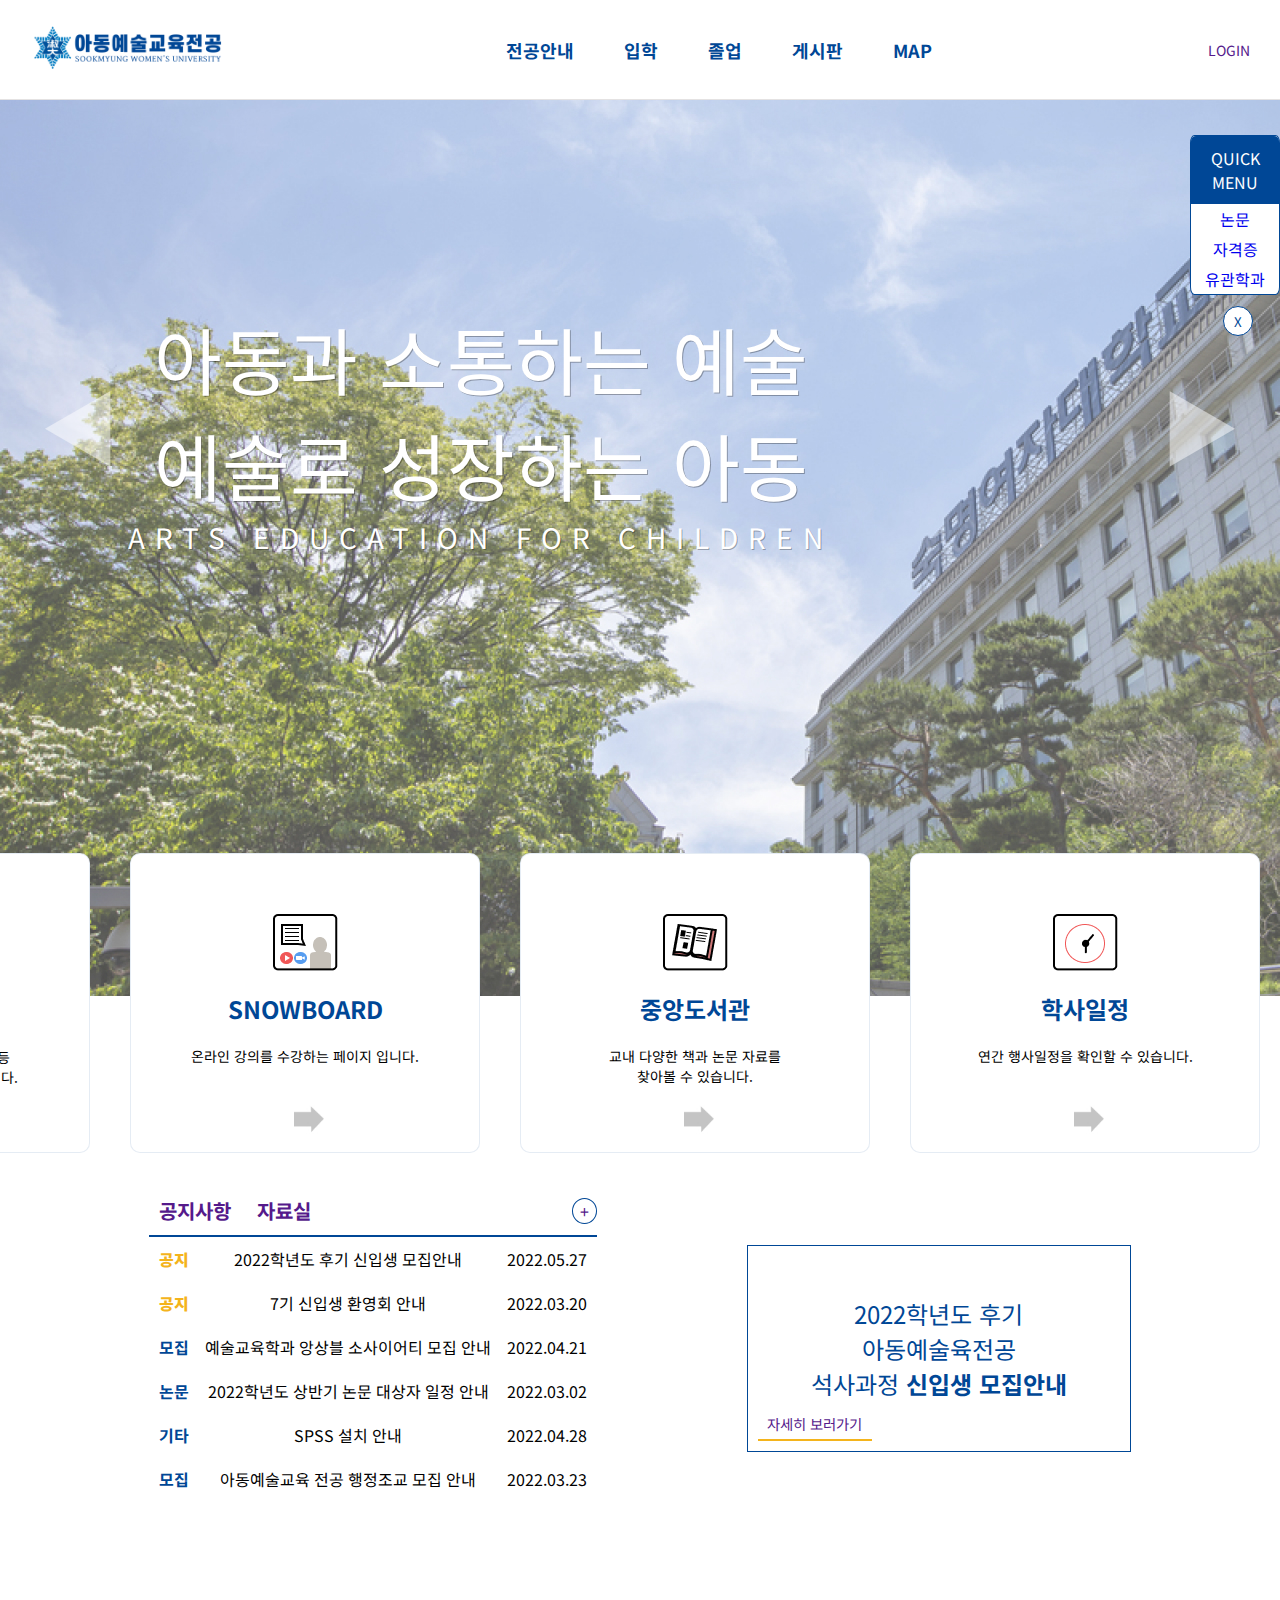
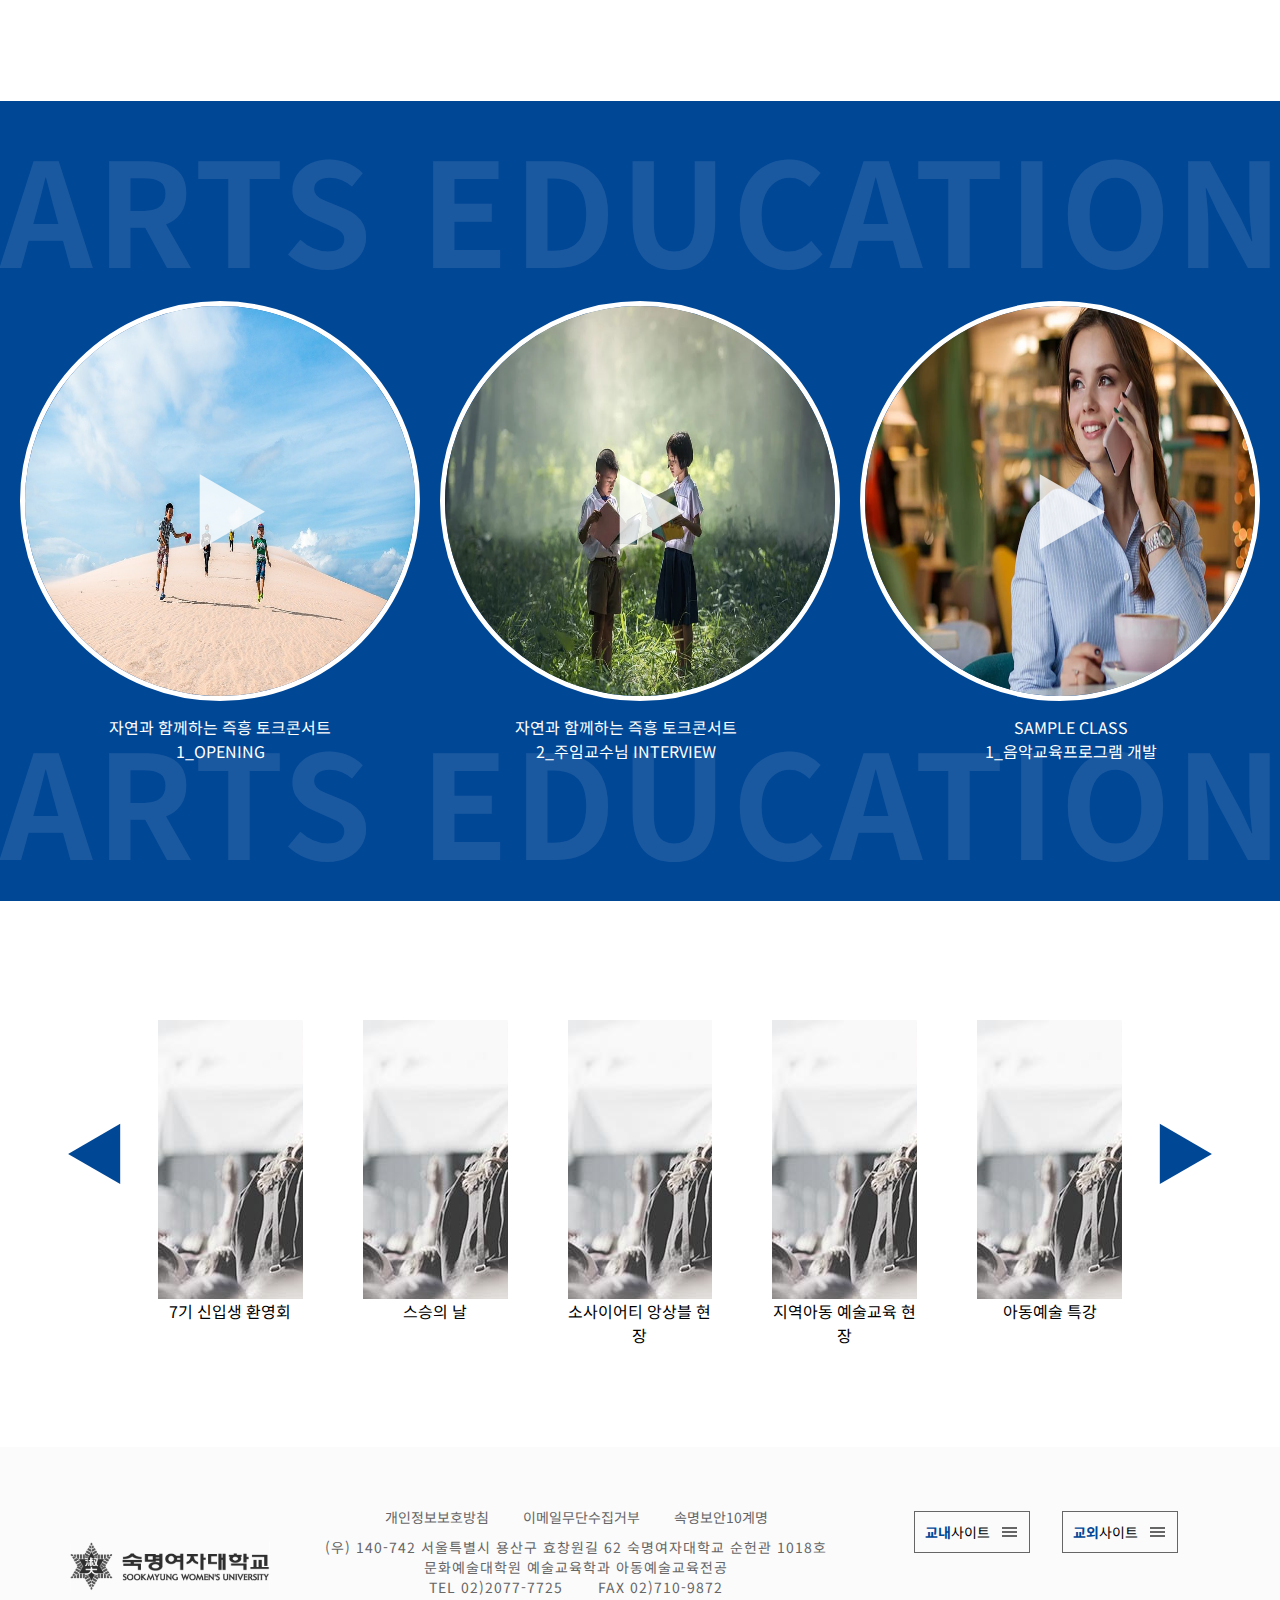
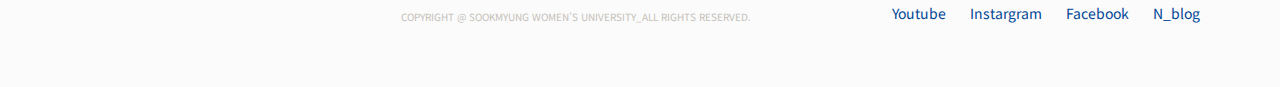
<file: index.html>
<!DOCTYPE html>
<html lang="ko">

<head>
    <meta charset="UTF-8">
    <meta http-equiv="X-UA-Compatible" content="IE=edge">
    <meta name="viewport" content="width=device-width, initial-scale=1.0">
    <title>숙명여자대학교 아동예술교육전공</title>
    <link rel="stylesheet" href="./sm.css">
</head>

<body>
    <header>
        <article>
            <div class="logo">
                <a href="index.html">
                    <img src="img/logo.png" alt="HOME">
                </a>
            </div>
            <div class="nav">
                <ul>
                    <li>
                        <a href="#">전공안내</a>
                        <div class="sub">
                            <a href="sub1.html">인사말</a>
                            <a href="sub2.html">전공소개</a>
                            <a href="sub5.html">유관학과</a>
                        </div>
                    </li>
                    <li>
                        <a href="sub6.html">입학</a>
                        <div class="sub">
                            <a href="sub6.html">입학안내</a>
                            <a href="sub7.html">입학문의</a>
                        </div>
                    </li>
                    <li>
                        <a href="sub8.html">졸업</a>
                    </li>
                    <li>
                        <a href="sub9.css">게시판</a>
                        <div class="sub">
                            <a href="sub9.css">공지사항</a>
                            <a href="sub10.css">자주 묻는 질문</a>
                            <a href="sub12.html">자료실</a>
                        </div>
                    </li>
                    <li>
                        <a href="sub13.html">MAP</a>

                    </li>
                </ul>
            </div>

            <div class="login">
                <a href="">login</a>
            </div>
        </article>
    </header>

    <main>
        <p class="visual">
            <img src="img/visual.jpg">
        </p>
        <section class="set1">
            <h1></h1>
            <div class="m1">
                <ul>
                    <li>
                        <p>
                            <img src="img/potal.png" alt="포털">
                        </p>
                        <p>포털사이트</p>
                        <p>
                            수강신청, 논문신청, 성적조회 등 <br>각종 신청과 조회를 할 수 있습니다.
                        </p>
                        <a href=""> <img src="img/arrow.jpg" alt=""> </a>
                    </li>

                    <li>
                        <p>
                            <img src="img/online.png" alt="snowboard">
                        </p>
                        <p>SNOWBOARD</p>
                        <p>
                            온라인 강의를 수강하는 페이지 입니다.
                        </p>
                        <a href=""> <img src="img/arrow.jpg" alt=""> </a>
                    </li>

                    <li>
                        <p>
                            <img src="img/book.png" alt="중앙도서관">
                        </p>
                        <p>중앙도서관</p>
                        <p>
                            교내 다양한 책과 논문 자료를 <br>찾아볼 수 있습니다.
                        </p>
                        <a href=""> <img src="img/arrow.jpg" alt=""> </a>
                    </li>

                    <li>
                        <p>
                            <img src="img/whatch.png" alt="학사일정">
                        </p>
                        <p>학사일정</p>
                        <p>
                            연간 행사일정을 확인할 수 있습니다.
                        </p>
                        <a href=""> <img src="img/arrow.jpg" alt=""> </a>
                    </li>
                </ul>
                <div class="text1">
                        <p>
                            아동과 소통하는 예술 
                        </p>
                        <p>
                            예술로 성장하는 아동
                        </p>
                        <p>
                            Arts Education for Children
                        </p>
                </div>
                <div class="indi">
                    <a href="" alt="">◀</a>
                    <a href="" alt="">▶</a>
                </div>

                <div class="quick">
                    <p>QUICK MENU </p>
                    <div>
                        <a href="sub11.css">논문</a>
                        <a href="sub3.html">자격증</a>
                        <a href="sub5.css">유관학과</a>
                    </div>
                    <button>X</button>
                </div>
            </div>
        </section>

        <section class="set2">
            <h1></h1>
            <article>
                <div class="text2">
                    <div class="board">
                        <div class="board2">
                            <a href="">공지사항</a>
                            <a href="" class="board2-1">자료실</a>
                        </div>
                        <a href="" class="plus">+</a>
                    </div>

                    <ul>
                        <li>
                            <p> <b>공지</b> </p>
                            <p> 2022학년도 후기 신입생 모집안내</p>
                            <p> 2022.05.27</p>
                        </li>
                        <li>
                            <p> <b>공지</b> </p>
                            <p> 7기 신입생 환영회 안내</p>
                            <p> 2022.03.20</p>
                        </li>
                        <li>
                            <p> 모집 </p>
                            <p> 예술교육학과 앙상블 소사이어티 모집 안내</p>
                            <p> 2022.04.21</p>
                        </li>
                        <li>
                            <p> 논문 </p>
                            <p> 2022학년도 상반기 논문 대상자 일정 안내</p>
                            <p> 2022.03.02</p>
                        </li>
                        <li>
                            <p> 기타 </p>
                            <p> SPSS 설치 안내</p>
                            <p> 2022.04.28</p>
                        </li>
                        <li>
                            <p> 모집 </p>
                            <p> 아동예술교육 전공 행정조교 모집 안내</p>
                            <p> 2022.03.23</p>
                        </li>
                    </ul>

                    <ul class="board2-1">
                        <li>
                            <p> 논문 </p>
                            <p> 부부간의 양육태도 차이에 따른 아동의 사회적 역량과 놀이행동 분석 </p>
                            <p> 2022.05.27</p>
                        </li>

                        <li>
                            <p> 영상 </p>
                            <p> 자연과 함께하는 즉흥 토크콘서트 1_OPENING</p>
                            <p> 2022.05.02</p>
                        </li>
                        <li>
                            <p> 사진 </p>
                            <p> 7기 신입생 환영회</p>
                            <p> 2022.04.21</p>
                        </li>
                        <li>
                            <p> 도서</p>
                            <p> 통합예술교육이란 무엇인가?</p>
                            <p> 2022.03.20</p>
                        </li>
                        <li>
                            <p> 기타 </p>
                            <p> 예술교육 지원 프로그램</p>
                            <p> 2022.03.18</p>
                        </li>
                        <li>
                            <p> 논문 </p>
                            <p> 학술지 논문</p>
                            <p> 2022.03.03</p>
                        </li>
                    </ul>
                </div>
                <div class="banner">
                    <p>2022학년도 후기<br> 아동예술육전공<br> 석사과정 <b>신입생 모집안내</b></p>
                    <p><a href="" alt="">자세히 보러가기</a></p>
                </div>
            </article>
        </section>

        <section class="set3">
            <!-- <h3></h3> -->
            <div class="txt1">
                <p>ARTS EDUCATION OF CHILDREN</p><p>ARTS EDUCATION OF CHILDREN</p>
            </div>
            <div class="vdo">
                <ul>
                    <li>
                        <p href="https://youtu.be/v1LsuXyJ9qM" target="">
                            <img src="img/desert-7008952_1280.jpg" alt="">
                            <a href="" alt="">▶</a>
                        </p>
                        <p>자연과 함께하는 즉흥 토크콘서트 1_OPENING</p>
                    </li>

                    </li>
                    <li>
                        <p href="https://youtu.be/v1LsuXyJ9qM" target="">
                            <img src="imges/Untitled-2.jpg" alt="">
                            <a href="" alt="">▶</a>
                        </p>
                        <p>자연과 함께하는 즉흥 토크콘서트 <br>2_주임교수님 INTERVIEW</p>
                    </li>
                    <li>
                        <p href="https://youtu.be/v1LsuXyJ9qM" target="">
                            <img src="imges/Untitled-3.jpg" alt="">
                            <a href="" alt="">▶</a>
                        </p>
                        <p>SAMPLE CLASS <br>1_음악교육프로그램 개발</p>
                    </li>
                </ul>
            </div>
            <div class="txt2">
                <p>ARTS EDUCATION OF CHILDREN</p> <p>ARTS EDUCATION OF CHILDREN</p>
            </div>
        </section>

        <section class="set4">
            <h3></h3>
            <div class="photo">
                <ul>
                    <li>
                        <a href="" target="">
                            <img src="img/img_01.jpg" alt="">
                        </a>
                        <p>7기 신입생 환영회</p>
                    </li>
                    <li>
                        <a href="" target="">
                            <img src="img/img_01.jpg" alt="">
                        </a>
                        <p>스승의 날</p>
                    </li>
                    <li>
                        <a href="" target="">
                            <img src="img/img_01.jpg" alt="">
                        </a>
                        <p>소사이어티 앙상블 현장</p>
                    </li>
                    <li>
                        <a href="" target="">
                            <img src="img/img_01.jpg" alt="">
                        </a>
                        <p>지역아동 예술교육 현장</p>
                    </li>
                    <li>
                        <a href="" target="">
                            <img src="img/img_01.jpg" alt="">
                        </a>
                        <p>아동예술 특강</p>
                    </li>
                </ul>

                <div class="indi4">
                    <a>◀</a>
                    <a>▶</a>
                </div>
            </div>
        </section>
    </main>

    <footer>
        <div class="foot">
            <div class="flogo">
                <p>
                    <img src="img/foot-logo.jpg" alt="">
                </p>
            </div>
            <div class="info">
                <p>
                    <a>개인정보보호방침</a>
                    <a>이메일무단수집거부</a>
                    <a>속명보안10계명</a>
                </p>

                <p>(우) 140-742 서울특별시 용산구 효창원길 62 숙명여자대학교 순헌관 1018호 <br>문화예술대학원 예술교육학과 아동예술교육전공<br>
                    <a>TEL 02)2077-7725</a> <a>FAX 02)710-9872</a>
                </p>

                <p>COPYRIGHT @ SOOKMYUNG WOMEN’S UNIVERSITY_ALL RIGHTS RESERVED. </p>
            </div>

            <div class="site">
                <div class="sm-site">
                    <div class="insite">
                        <p><b>교내</b>사이트</p>
                        <p>
                            <span></span>
                            <span></span>
                            <span></span>
                        </p>
                    </div>
                    <!-- <div class="sm-in">
                        <ul>
                            <li>대표홈페이지</li>
                            <li>특수대학원홈페이지</li>
                            <li>영유아교육학과</li>
                            <li>문화예술교육학과</li>
                        </ul>
                    </div> -->

                    <div class="outsite">
                        <p><b>교외</b>사이트</p>
                        <p>
                            <span></span>
                            <span></span>
                            <span></span>
                        </p>
                    </div>
                    <!-- <div class="sm-out">
                        <ul>
                            <li>문화예술교육사</li>
                            <li>한국문화예술진흥원</li>
                            <li>문화예술교육사</li>
                        </ul>
                    </div>                   -->
                </div>

                <div class="sns">
                    <a href="">Youtube</a>
                    <a href="">Instargram</a>
                    <a href="">Facebook</a>
                    <a href="">N_blog</a>
                </div>
            </div>


        </div>
    </footer>
</body>

</html>
</file>
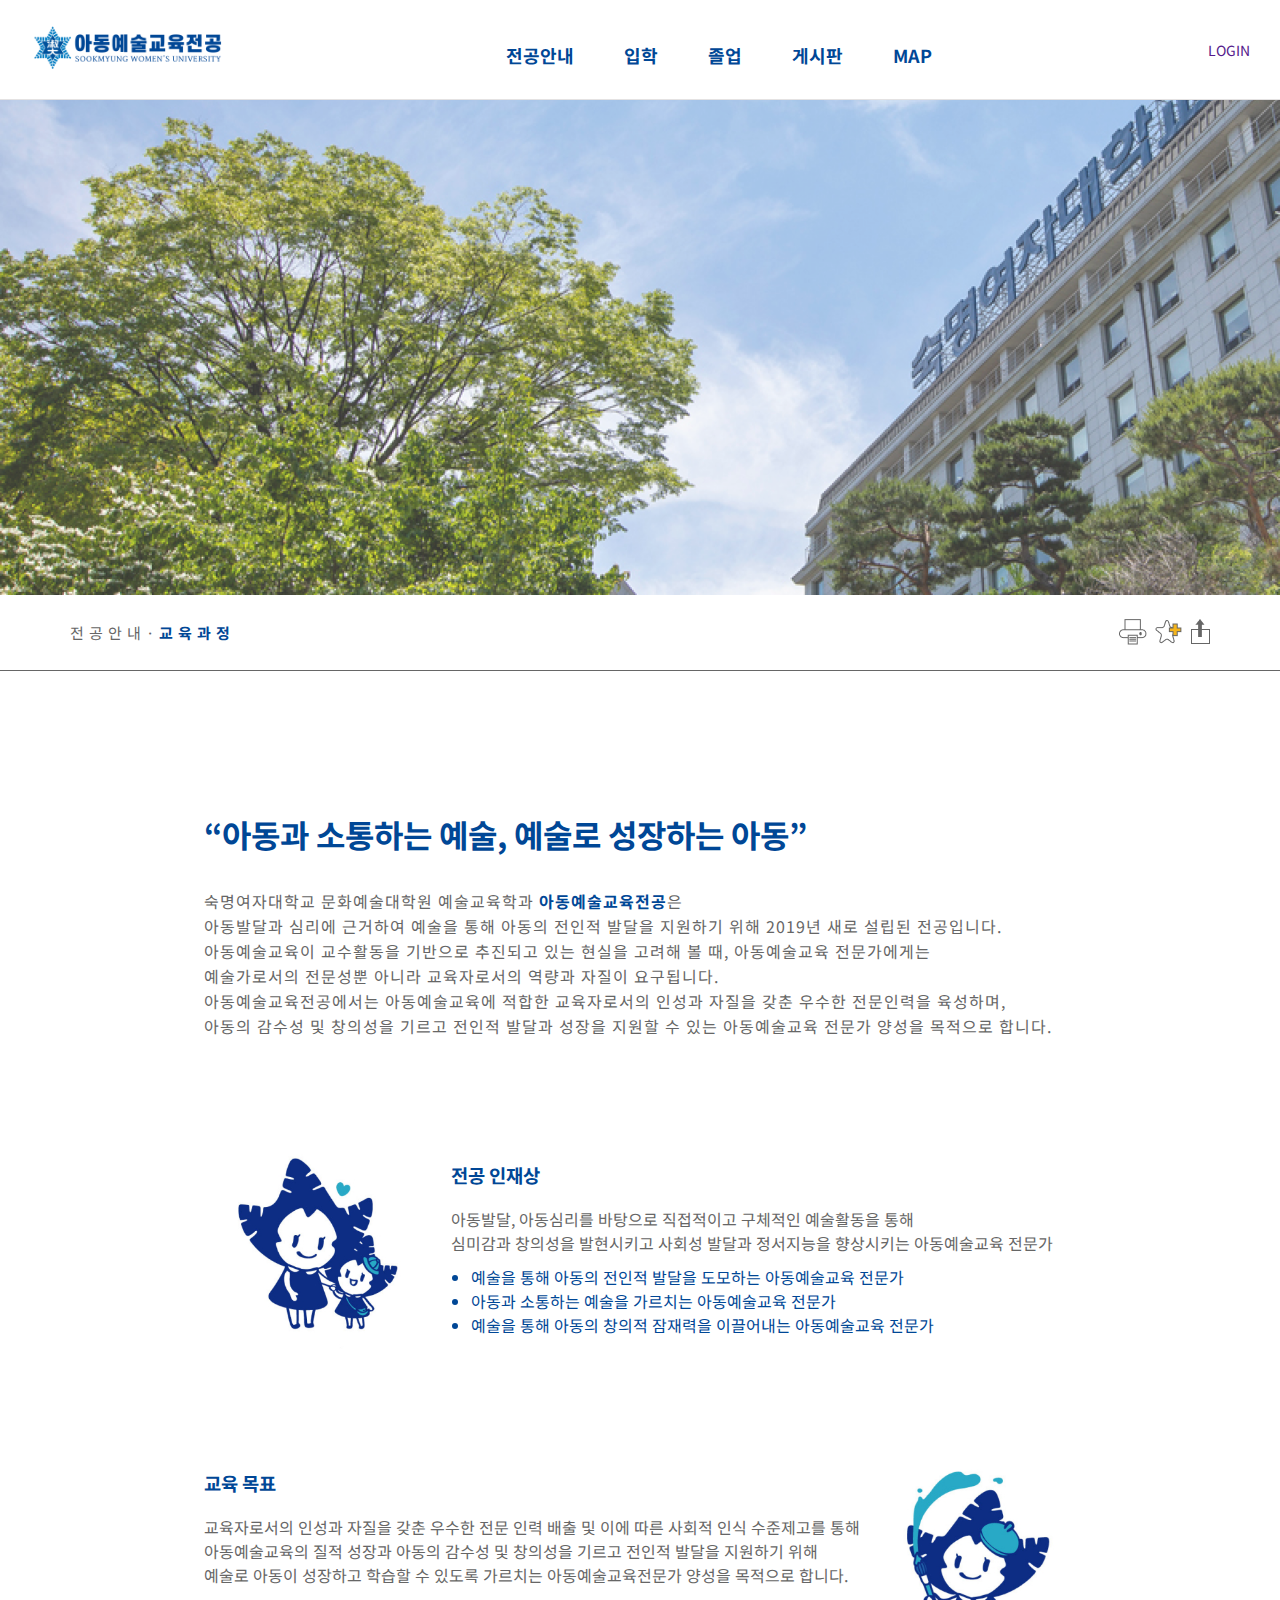
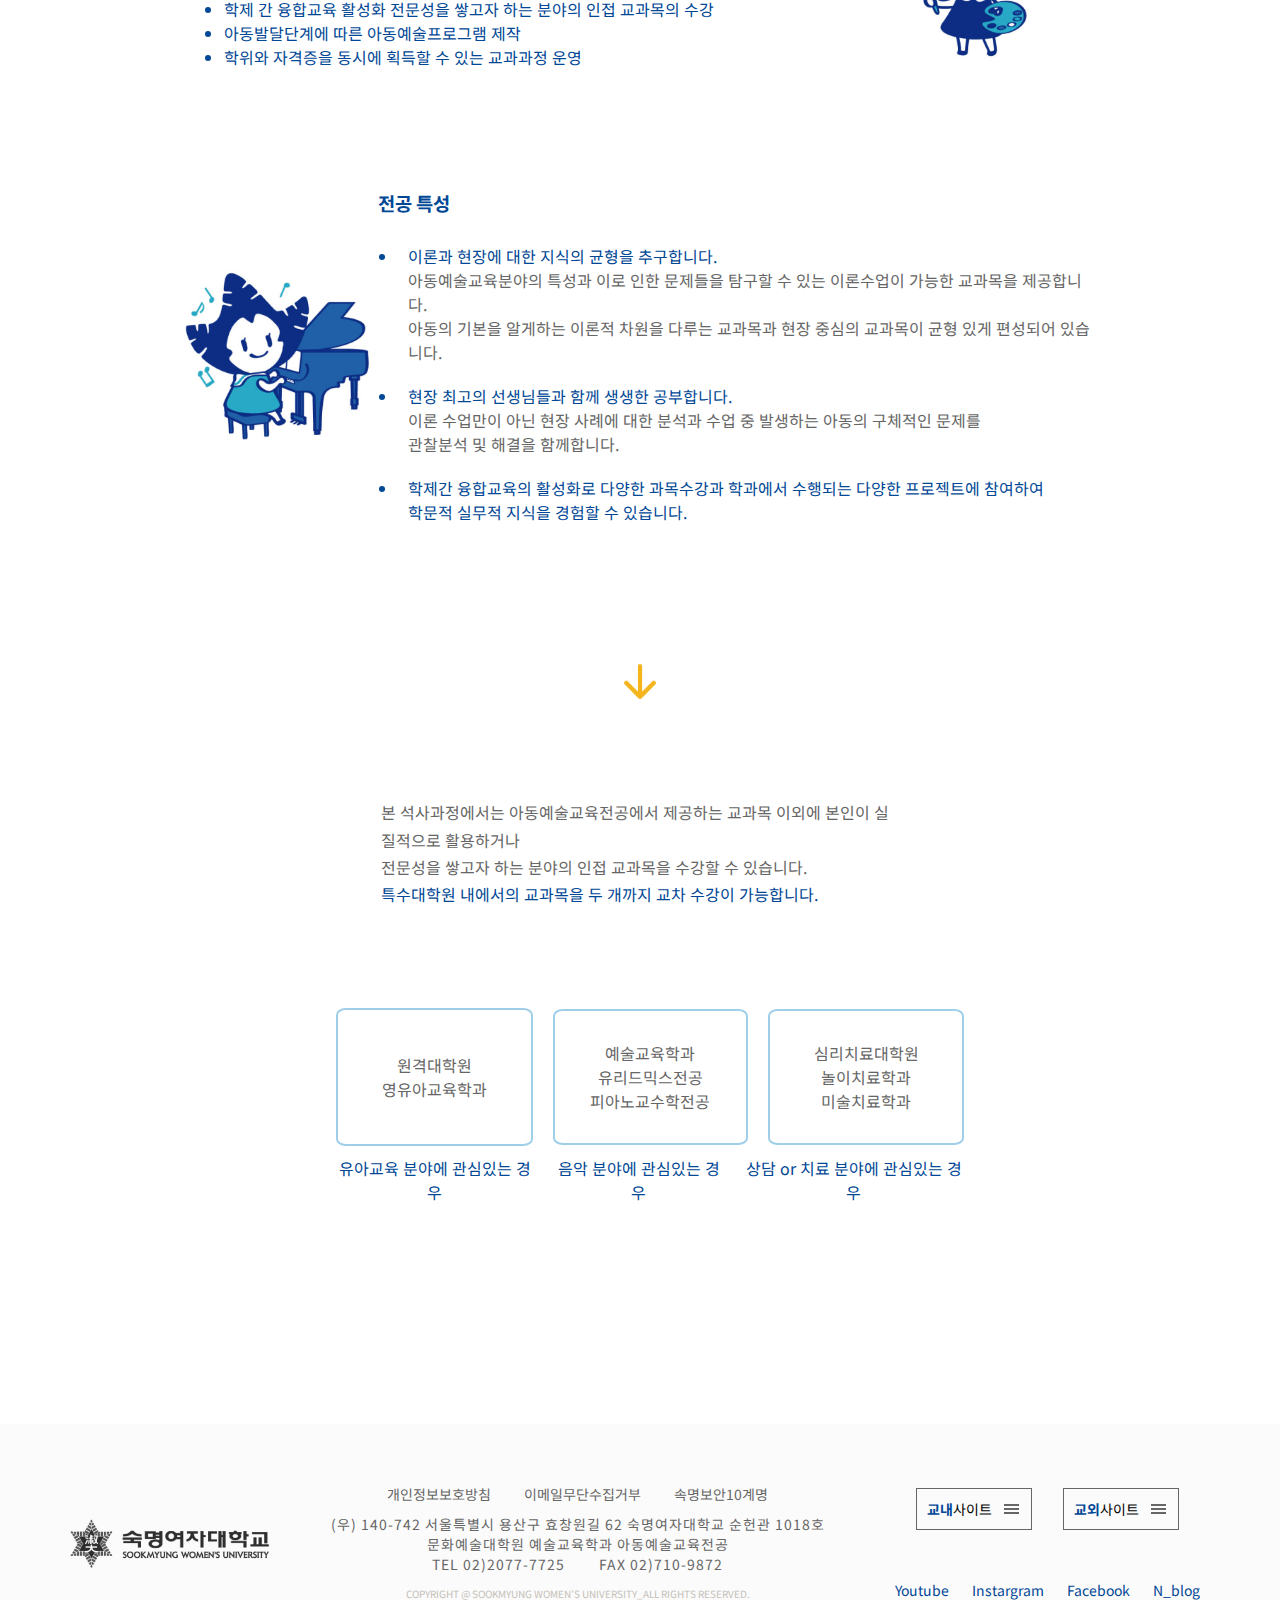
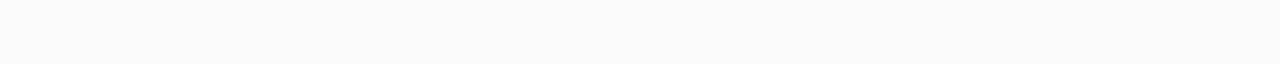
<file: sub1.html>
<!DOCTYPE html>
<html lang="en">

<head>
    <meta charset="UTF-8">
    <meta http-equiv="X-UA-Compatible" content="IE=edge">
    <meta name="viewport" content="width=device-width, initial-scale=1.0">
    <title>인사말_아동예술교육전공 </title>
    <link rel="stylesheet" href="./sub1.css">
</head>

<body>
    <header>
        <article>
            <div class="logo">
                <a href="index.html">
                    <img src="img/logo.png" alt="HOME">
                </a>
            </div>
            <div class="nav">
                <ul>
                    <li>
                        <a href="sub1.html">전공안내</a>
                        <div class="sub">
                            <a href="sub1.html">인사말</a>
                            <a href="sub2.html">전공소개</a>
                            <a href="sub5.html">유관학과</a>
                        </div>
                    </li>
                    <li>
                        <a href="sub6.html">입학</a>
                        <div class="sub">
                            <a href="sub6.html">입학안내</a>
                            <a href="sub7.html">입학문의</a>
                        </div>
                    </li>
                    <li>
                        <a href="sub8.html">졸업</a>
                    </li>
                    <li>
                        <a href="sub9.html">게시판</a>
                        <div class="sub">
                            <a href="sub9.html">공지사항</a>
                            <a href="sub10.html">자주 묻는 질문</a>
                            <a href="sub12.html">자료실</a>
                        </div>
                    </li>
                    <li>
                        <a href="sub13.html">MAP</a>

                    </li>
                </ul>
            </div>

            <div class="login">
                <a href="">login</a>
            </div>
        </article>
    </header>

    <main>
        <p class="visual">
            <img src="./img/backimg1.png">
        </p>

        <section class="sec1">
            <div class="con1">
                <div class="tit-sub">
                    <p>
                        <a>전공안내</a>
                    </p>
                    <p>·</p>
                    <p>
                        <a>교육과정</a>
                    </p>
                </div>
                <div class="share">
                    <a href="" alt="">
                        <img src="./img/share.jpg" alt="">
                    </a>
                </div>
            </div>
            </div>
        </section>

        <section class="sec2">
            <div class="box1">
                <div class="box1-fl">
                    <h3>“아동과 소통하는 예술, 예술로 성장하는 아동”</h3>
                    <p> 숙명여자대학교 문화예술대학원 예술교육학과 <b>아동예술교육전공</b>은 <br>
                        아동발달과 심리에 근거하여 예술을 통해 아동의 전인적 발달을 지원하기 위해 2019년 새로 설립된 전공입니다.<br>
                        아동예술교육이 교수활동을 기반으로 추진되고 있는 현실을 고려해 볼 때, 아동예술교육 전문가에게는<br>
                        예술가로서의 전문성뿐 아니라 교육자로서의 역량과 자질이 요구됩니다.<br>
                        아동예술교육전공에서는 아동예술교육에 적합한 교육자로서의 인성과 자질을 갖춘 우수한 전문인력을 육성하며, <br>
                        아동의 감수성 및 창의성을 기르고 전인적 발달과 성장을 지원할 수 있는 아동예술교육 전문가 양성을 목적으로 합니다.
                    </p>
                </div>
                <p></p>
            </div>

            <div class="box2">
                <p>
                    <img src="./img/box2-img.jpg" alt="">
                </p>
                <div class="box2-fl">

                    <h3>전공 인재상</h3>
                    <p> 아동발달, 아동심리를 바탕으로 직접적이고 구체적인 예술활동을 통해 <br>
                        심미감과 창의성을 발현시키고 사회성 발달과 정서지능을 향상시키는 아동예술교육 전문가
                    </p>
                    <ul>
                        <li>
                            예술을 통해 아동의 전인적 발달을 도모하는 아동예술교육 전문가
                        </li>
                        <li>
                            아동과 소통하는 예술을 가르치는 아동예술교육 전문가
                        </li>
                        <li>
                            예술을 통해 아동의 창의적 잠재력을 이끌어내는 아동예술교육 전문가
                        </li>
                    </ul>
                </div>
            </div>

            <div class="box3">
                <p>
                    <img src="./img/box3-img.jpg" alt="">
                </p>
                <div class="box3-fl">
                    <h3>교육 목표</h3>
                    <p> 교육자로서의 인성과 자질을 갖춘 우수한 전문 인력 배출 및 이에 따른 사회적 인식 수준제고를 통해<br>
                        아동예술교육의 질적 성장과 아동의 감수성 및 창의성을 기르고 전인적 발달을 지원하기 위해<br>
                        예술로 아동이 성장하고 학습할 수 있도록 가르치는 아동예술교육전문가 양성을 목적으로 합니다.

                    </p>
                    <ul>
                        <li>
                            학제 간 융합교육 활성화 전문성을 쌓고자 하는 분야의 인접 교과목의 수강
                        </li>
                        <li>
                            아동발달단계에 따른 아동예술프로그램 제작
                        </li>
                        <li>
                            학위와 자격증을 동시에 획득할 수 있는 교과과정 운영
                        </li>
                    </ul>
                </div>
            </div>

            <div class="box4">
                <p>
                    <img src="./img/box4-img.jpg" alt="">
                </p>
                <div class="box4-fl">
                    <h3>전공 특성</h3>
                    <ul>
                        <li>
                            이론과 현장에 대한 지식의 균형을 추구합니다.<br>
                            <span>아동예술교육분야의 특성과 이로 인한 문제들을 탐구할 수 있는 이론수업이 가능한 교과목을 제공합니다.<br>
                                아동의 기본을 알게하는 이론적 차원을 다루는 교과목과 현장 중심의 교과목이 균형 있게 편성되어 있습니다.</span>
                        </li>
                        <li>
                            현장 최고의 선생님들과 함께 생생한 공부합니다.<br>
                            <span>이론 수업만이 아닌 현장 사례에 대한 분석과 수업 중 발생하는 아동의 구체적인 문제를<br> 관찰분석 및 해결을 함께합니다.</span>

                        </li>
                        <li>
                            학제간 융합교육의 활성화로 다양한 과목수강과 학과에서 수행되는 다양한 프로젝트에 참여하여<br> 학문적 실무적 지식을 경험할 수 있습니다.
                        </li>
                    </ul>
                </div>
            </div>

            <div class="box5">
                <div class="box-p">
                    <p>
                        <img src="./img/Arrow 2.jpg" alt="">
                    </p>
                    <p> 본 석사과정에서는 아동예술교육전공에서 제공하는 교과목 이외에 본인이 실질적으로 활용하거나 <br>전문성을
                        쌓고자 하는 분야의 인접 교과목을 수강할 수 있습니다.<br>
                        <span>특수대학원 내에서의 교과목을 두 개까지 교차 수강이 가능합니다.</span>
                    </p>
                </div>
                <div class="box-ul">
                    <ul class="box5-li">
                        <li>
                            <p>
                                원격대학원
                            </p>
                            <p>
                                영유아교육학과
                            </p>
                        </li>
                        <li>
                            <p>
                                예술교육학과
                            </p>
                            <p>
                                유리드믹스전공
                            </p>
                            <p>
                                피아노교수학전공
                            </p>
                        </li>
                        <li>
                            <p>
                                심리치료대학원
                            </p>
                            <p>
                                놀이치료학과
                            </p>
                            <p>
                                미술치료학과
                            </p>
                        </li>
                    </ul>
                    <ul class="box5-foot">
                        <li>
                            유아교육 분야에 관심있는 경우
                        </li>
                        <li>
                            음악 분야에 관심있는 경우
                        </li>
                        <li>
                            상담 or 치료 분야에 관심있는 경우
                        </li>
                    </ul>
                </div>
            </div>
        </section>
    </main>

    <footer>
        <div class="foot">
            <div class="flogo">
                <p>
                    <img src="./img/foot-logo.jpg" alt="">
                </p>
            </div>
            <div class="info">
                <p>
                    <a>개인정보보호방침</a>
                    <a>이메일무단수집거부</a>
                    <a>속명보안10계명</a>
                </p>

                <p>(우) 140-742 서울특별시 용산구 효창원길 62 숙명여자대학교 순헌관 1018호 <br>문화예술대학원 예술교육학과 아동예술교육전공<br>
                    <a>TEL 02)2077-7725</a> <a>FAX 02)710-9872</a>
                </p>

                <p>COPYRIGHT @ SOOKMYUNG WOMEN’S UNIVERSITY_ALL RIGHTS RESERVED. </p>
            </div>

            <div class="site">
                <div class="sm-site">
                    <div class="insite">
                        <p><b>교내</b>사이트</p>
                        <p>
                            <span></span>
                            <span></span>
                            <span></span>
                        </p>
                    </div>
                    <!-- <div class="sm-in">
                        <ul>
                            <li>대표홈페이지</li>
                            <li>특수대학원홈페이지</li>
                            <li>영유아교육학과</li>
                            <li>문화예술교육학과</li>
                        </ul>
                    </div> -->

                    <div class="outsite">
                        <p><b>교외</b>사이트</p>
                        <p>
                            <span></span>
                            <span></span>
                            <span></span>
                        </p>
                    </div>
                    <!-- <div class="sm-out">
                        <ul>
                            <li>문화예술교육사</li>
                            <li>한국문화예술진흥원</li>
                            <li>문화예술교육사</li>
                        </ul>
                    </div>                   -->
                </div>

                <div class="sns">
                    <a href="">Youtube</a>
                    <a href="">Instargram</a>
                    <a href="">Facebook</a>
                    <a href="">N_blog</a>
                </div>
            </div>


        </div>
    </footer>
</body>

</html>
</file>
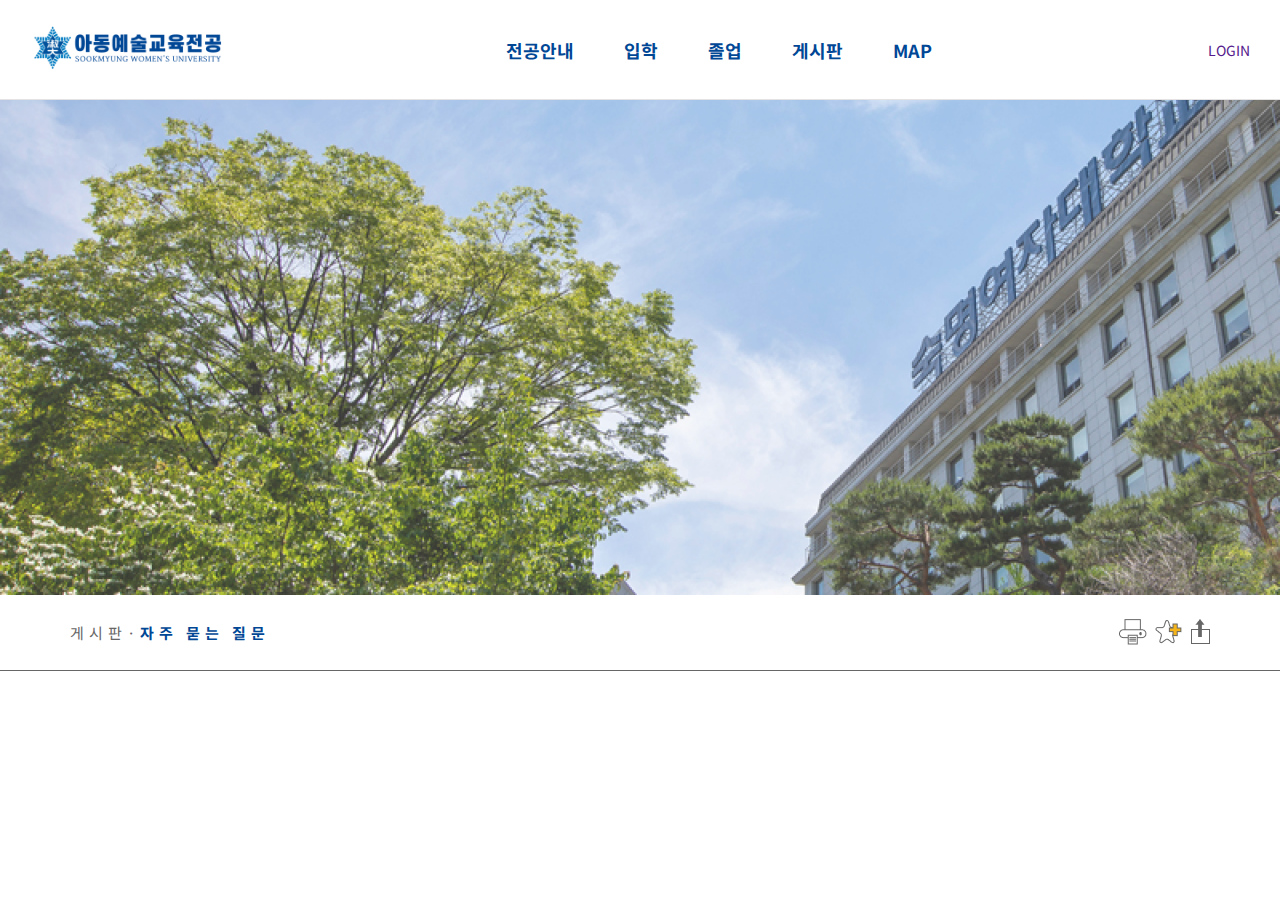
<file: sub10.html>
<!DOCTYPE html>
<html lang="en">
<head>
    <meta charset="UTF-8">
    <meta http-equiv="X-UA-Compatible" content="IE=edge">
    <meta name="viewport" content="width=device-width, initial-scale=1.0">
    <title>Document</title>
    <link rel="stylesheet" href="./sub10.css">
</head>
<body>
    <header>
        <article>
            <div class="logo">
                <a href="">
                    <img src="./img/logo.png" alt="HOME">
                </a>
            </div>
            <div class="nav">
                <ul>
                    <li>
                        <a>전공안내</a>
                        <div class="sub">
                            <a href="sub1.html">인사말</a>
                            <a href="sub2.html">전공소개</a>
                            <a href="sub5.html">유관학과</a>
                        </div>
                    </li>
                    <li>
                        <a>입학</a>
                        <div class="sub">
                            <a href="sub6.html">입학안내</a>
                            <a href="sub7.html">입학문의</a>
                        </div>
                    </li>
                    <li>
                        <a href="sub8.html">졸업</a>
                    </li>
                    <li>
                        <a>게시판</a>
                        <div class="sub">
                            <a href="">공지사항</a>
                            <a href="">자주 묻는 질문</a>
                            <a href="sub12.html">자료실</a>
                        </div>
                    </li>
                    <li>
                        <a href="sub13.html">MAP</a>

                    </li>
                </ul>
            </div>

            <div class="login">
                <a href="">login</a>
            </div>
        </article>
    </header>

    <main>
        <p class="visual">
            <img src="./img/backimg1.png">
        </p>

        <section class="sec1">
            <div class="con1">
                <div class="tit-sub">
                    <p>
                        <a>게시판</a>
                    </p>
                    <p>·</p>
                    <p>
                        <a>자주 묻는 질문</a>
                    </p>
                </div>
                <div class="share">
                    <a href="" alt="">
                        <img src="./img/share.jpg" alt="">
                    </a>
                </div>
            </div>
            </div>
        </section>

        <section class="sec2">
        </section>
</body>
</html>
</file>
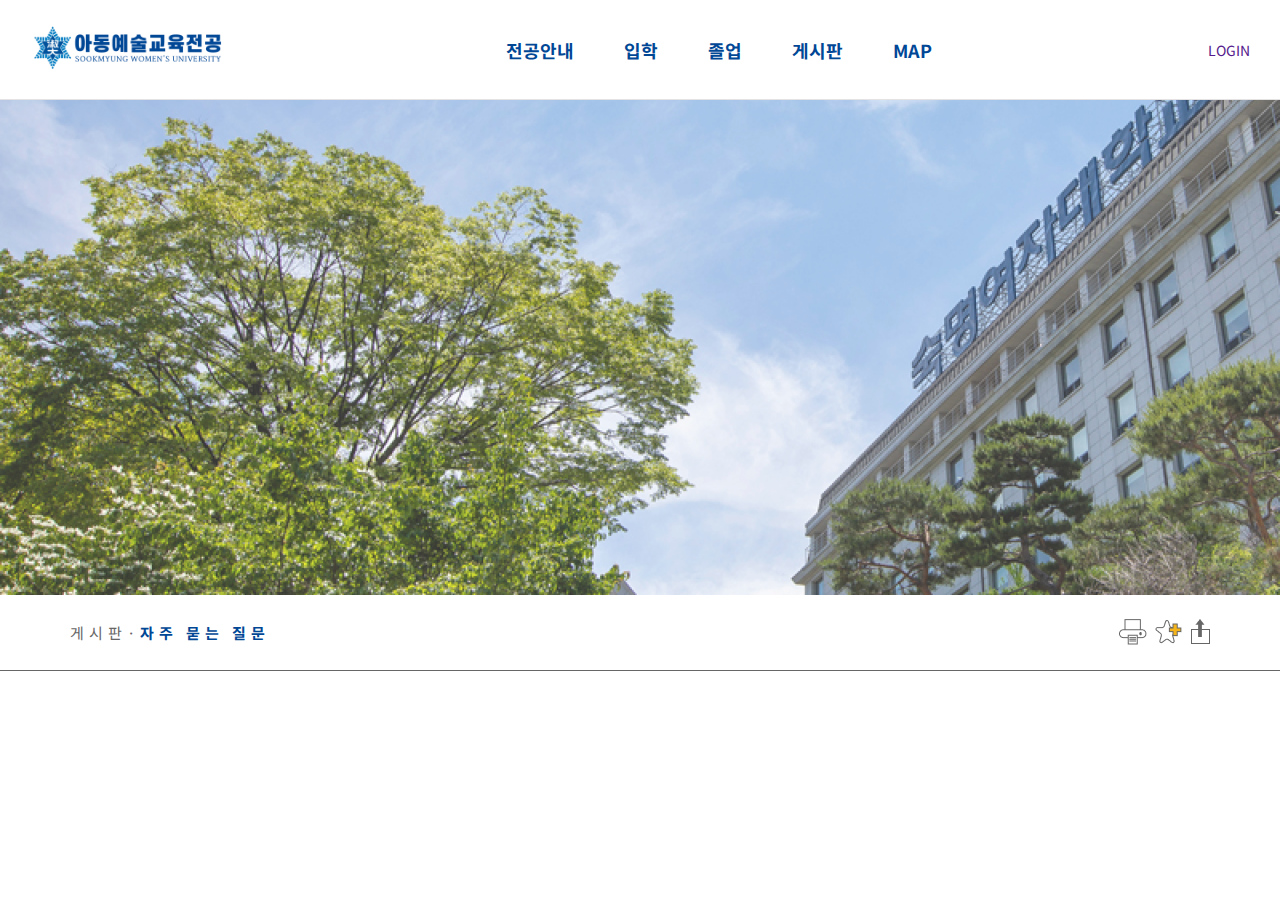
<file: sub11.html>
<!DOCTYPE html>
<html lang="en">
<head>
    <meta charset="UTF-8">
    <meta http-equiv="X-UA-Compatible" content="IE=edge">
    <meta name="viewport" content="width=device-width, initial-scale=1.0">
    <title>Document</title>
    <link rel="stylesheet" href="./sub11.css">
</head>
<body>
    <header>
        <article>
            <div class="logo">
                <a href="">
                    <img src="./img/logo.png" alt="HOME">
                </a>
            </div>
            <div class="nav">
                <ul>
                    <li>
                        <a>전공안내</a>
                        <div class="sub">
                            <a href="sub1.html">인사말</a>
                            <a href="sub2.html">전공소개</a>
                            <a href="sub5.html">유관학과</a>
                        </div>
                    </li>
                    <li>
                        <a>입학</a>
                        <div class="sub">
                            <a href="sub6.html">입학안내</a>
                            <a href="sub7.html">입학문의</a>
                        </div>
                    </li>
                    <li>
                        <a href="sub8.html">졸업</a>
                    </li>
                    <li>
                        <a>게시판</a>
                        <div class="sub">
                            <a href="">공지사항</a>
                            <a href="">자주 묻는 질문</a>
                            <a href="sub12.html">자료실</a>
                        </div>
                    </li>
                    <li>
                        <a href="sub13.html">MAP</a>

                    </li>
                </ul>
            </div>

            <div class="login">
                <a href="">login</a>
            </div>
        </article>
    </header>

    <main>
        <p class="visual">
            <img src="./img/backimg1.png">
        </p>

        <section class="sec1">
            <div class="con1">
                <div class="tit-sub">
                    <p>
                        <a>게시판</a>
                    </p>
                    <p>·</p>
                    <p>
                        <a>자주 묻는 질문</a>
                    </p>
                </div>
                <div class="share">
                    <a href="" alt="">
                        <img src="./img/share.jpg" alt="">
                    </a>
                </div>
            </div>
            </div>
        </section>

        <section class="sec2">
        </section>
</body>
</html>
</file>
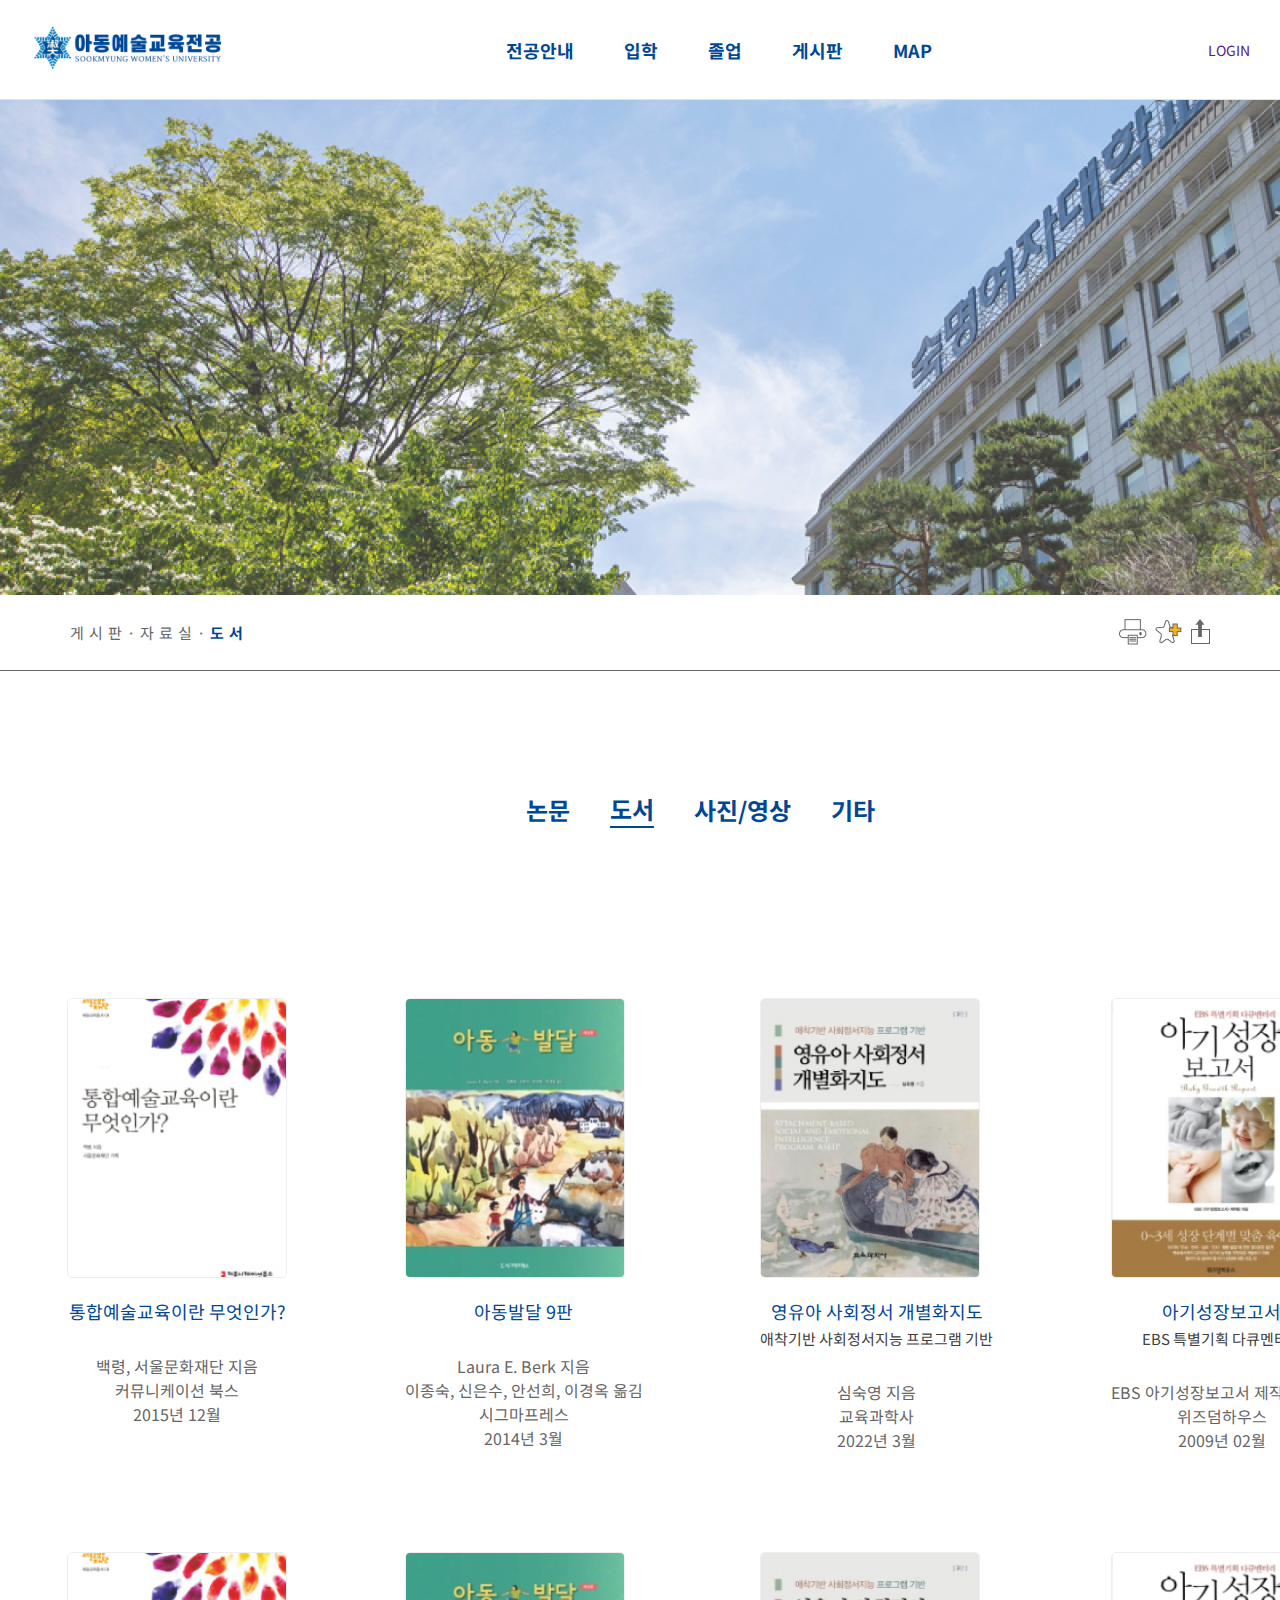
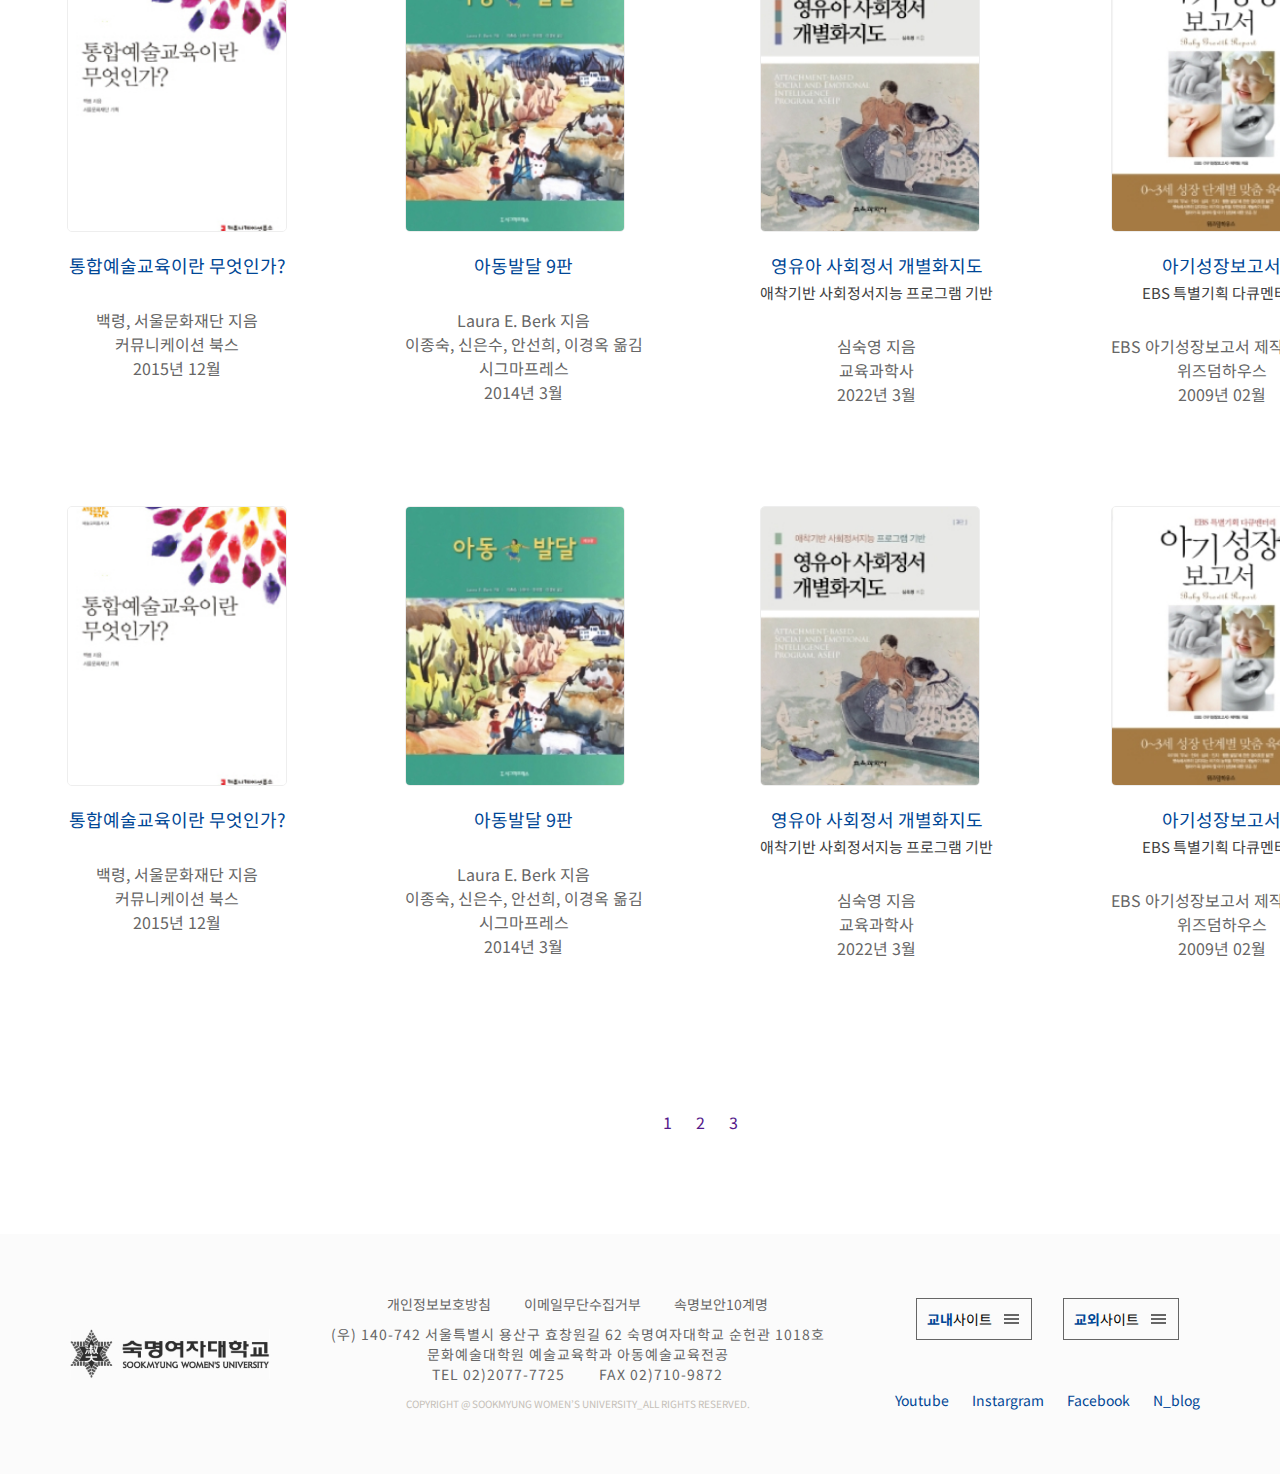
<file: sub12.html>
<!DOCTYPE html>
<html lang="en">

<head>
    <meta charset="UTF-8">
    <meta http-equiv="X-UA-Compatible" content="IE=edge">
    <meta name="viewport" content="width=device-width, initial-scale=1.0">
    <title>Document</title>
    <link rel="stylesheet" href="./sub12.css">
</head>

<body>
    <header>
        <article>
            <div class="logo">
                <a href="">
                    <img src="./img/logo.png" alt="HOME">
                </a>
            </div>
            <div class="nav">
                <ul>
                    <li>
                        <a href="">전공안내</a>
                        <div class="sub">
                            <a href="">인사말</a>
                            <a href="">전공소개</a>
                            <a href="">유관학과</a>
                            <a href="">학칙내규</a>
                        </div>
                    </li>
                    <li>
                        <a href="">입학</a>
                        <div class="sub">
                            <a href="">입학안내</a>
                            <a href="">입학문의</a>
                        </div>
                    </li>
                    <li>
                        <a href="">졸업</a>
                    </li>
                    <li>
                        <a href="">게시판</a>
                        <div class="sub">
                            <a href="">공지사항</a>
                            <a href="">자주 묻는 질문</a>
                            <a href="">자료실</a>
                        </div>
                    </li>
                    <li>
                        <a href="">MAP</a>

                    </li>
                </ul>
            </div>

            <div class="login">
                <a href="">login</a>
            </div>
        </article>
    </header>

    <main>
        <p class="visual">
            <img src="./img/backimg1.png">
        </p>

        <section class="sec1">
            <div class="con1">
                <div class="tit-sub">
                    <p>
                        <a>게시판</a>
                    </p>
                    <p>·</p>
                    <p>
                        <a>자료실</a>
                    </p>
                    <p>·</p>
                    <p>
                        <a>도서</a>
                    </p>
                </div>
                <div class="share">
                    <a href="" alt="">
                        <img src="./img/share.jpg" alt="">
                    </a>
                </div>
            </div>
            </div>
        </section>

        <section class="sec2">
            <ul>
                <li>
                    <a href="#">논문</a>
                </li>
                <li>
                    <a href="#" class="active">도서</a>
                </li>
                <li>
                    <a href="#">사진/영상</a>
                </li>
                <li>
                    <a href="#">기타</a>
                </li>
            </ul>
        </section>

        <section class="sec3">
            <ul>
                <li>
                    <p>
                        <a href="">
                            <img src="./img/book.jpg">
                        </a>
                    </p>
                    <p>통합예술교육이란 무엇인가?</p>
                    <p>백령, 서울문화재단 지음<br>
                        커뮤니케이션 북스<br>
                        2015년 12월</p>
                </li>
                <li>
                    <p>
                        <a href="">
                            <img src="./img/book2.jpg">
                        </a>
                    </p>
                    <p>아동발달 9판</p>
                    <p>Laura E. Berk 지음<br>
                        이종숙, 신은수, 안선희, 이경옥 옮김<br>
                        시그마프레스<br>
                        2014년 3월</p>
                </li>
                <li>
                    <p>
                        <a href="">
                            <img src="./img/book3.jpg">
                        </a>
                    </p>
                    <p>영유아 사회정서 개별화지도<br>
                        <span>애착기반 사회정서지능 프로그램 기반</span>
                    </p>
                    <p>심숙영 지음<br>
                        교육과학사<br>
                        2022년 3월</p>
                </li>
                <li>
                    <p>
                        <a href="">
                            <img src="./img/book4.jpg">
                        </a>
                    </p>
                    <p>아기성장보고서<br>
                        <span>EBS 특별기획 다큐멘터리</span>
                    </p>
                    <p>EBS 아기성장보고서 제작팀 지음<br>
                        위즈덤하우스<br>
                        2009년 02월</p>
                </li>
                <li>
                    <p>
                        <a href="">
                            <img src="./img/book.jpg">
                        </a>
                    </p>
                    <p>통합예술교육이란 무엇인가?</p>
                    <p>백령, 서울문화재단 지음<br>
                        커뮤니케이션 북스<br>
                        2015년 12월</p>
                </li>
                <li>
                    <p>
                        <a href="">
                            <img src="./img/book2.jpg">
                        </a>
                    </p>
                    <p>아동발달 9판</p>
                    <p>Laura E. Berk 지음<br>
                        이종숙, 신은수, 안선희, 이경옥 옮김<br>
                        시그마프레스<br>
                        2014년 3월</p>
                </li>
                <li>
                    <p>
                        <a href="">
                            <img src="./img/book3.jpg">
                        </a>
                    </p>
                    <p>영유아 사회정서 개별화지도<br>
                        <span>애착기반 사회정서지능 프로그램 기반</span>
                    </p>
                    <p>심숙영 지음<br>
                        교육과학사<br>
                        2022년 3월</p>
                </li>
                <li>
                    <p>
                        <a href="">
                            <img src="./img/book4.jpg">
                        </a>
                    </p>
                    <p>아기성장보고서<br>
                        <span>EBS 특별기획 다큐멘터리</span>
                    </p>
                    <p>EBS 아기성장보고서 제작팀 지음<br>
                        위즈덤하우스<br>
                        2009년 02월</p>
                </li>
                <li>
                    <p>
                        <a href="">
                            <img src="./img/book.jpg">
                        </a>
                    </p>
                    <p>통합예술교육이란 무엇인가?</p>
                    <p>백령, 서울문화재단 지음<br>
                        커뮤니케이션 북스<br>
                        2015년 12월</p>
                </li>
                <li>
                    <p>
                        <a href="">
                            <img src="./img/book2.jpg">
                        </a>
                    </p>
                    <p>아동발달 9판</p>
                    <p>Laura E. Berk 지음<br>
                        이종숙, 신은수, 안선희, 이경옥 옮김<br>
                        시그마프레스<br>
                        2014년 3월</p>
                </li>
                <li>
                    <p>
                        <a href="">
                            <img src="./img/book3.jpg">
                        </a>
                    </p>
                    <p>영유아 사회정서 개별화지도<br>
                        <span>애착기반 사회정서지능 프로그램 기반</span>
                    </p>
                    <p>심숙영 지음<br>
                        교육과학사<br>
                        2022년 3월</p>
                </li>
                <li>
                    <p>
                        <a href="">
                            <img src="./img/book4.jpg">
                        </a>
                    </p>
                    <p>아기성장보고서<br>
                        <span>EBS 특별기획 다큐멘터리</span>
                    </p>
                    <p>EBS 아기성장보고서 제작팀 지음<br>
                        위즈덤하우스<br>
                        2009년 02월</p>
                </li>
            </ul>
            <div class="number">
                <a href="">1</a>
                <a href="">2</a>
                <a href="">3</a>
            </div>
        </section>
        
        <footer>
            <div class="foot">
                <div class="flogo">
                    <p>
                        <img src="./img/foot-logo.jpg" alt="">
                    </p>
                </div>
                <div class="info">
                    <p>
                        <a>개인정보보호방침</a>
                        <a>이메일무단수집거부</a>
                        <a>속명보안10계명</a>
                    </p>
    
                    <p>(우) 140-742 서울특별시 용산구 효창원길 62 숙명여자대학교 순헌관 1018호 <br>문화예술대학원 예술교육학과 아동예술교육전공<br>
                        <a>TEL 02)2077-7725</a> <a>FAX 02)710-9872</a>
                    </p>
    
                    <p>COPYRIGHT @ SOOKMYUNG WOMEN’S UNIVERSITY_ALL RIGHTS RESERVED. </p>
                </div>
    
                <div class="site">
                    <div class="sm-site">
                        <div class="insite">
                            <p><b>교내</b>사이트</p>
                            <p>
                                <span></span>
                                <span></span>
                                <span></span>
                            </p>
                        </div>
                        <!-- <div class="sm-in">
                            <ul>
                                <li>대표홈페이지</li>
                                <li>특수대학원홈페이지</li>
                                <li>영유아교육학과</li>
                                <li>문화예술교육학과</li>
                            </ul>
                        </div> -->
    
                        <div class="outsite">
                            <p><b>교외</b>사이트</p>
                            <p>
                                <span></span>
                                <span></span>
                                <span></span>
                            </p>
                        </div>
                        <!-- <div class="sm-out">
                            <ul>
                                <li>문화예술교육사</li>
                                <li>한국문화예술진흥원</li>
                                <li>문화예술교육사</li>
                            </ul>
                        </div>                   -->
                    </div>
    
                    <div class="sns">
                        <a href="">Youtube</a>
                        <a href="">Instargram</a>
                        <a href="">Facebook</a>
                        <a href="">N_blog</a>
                    </div>
                </div>
            </div>
        </footer>
</body>

</html>
</file>
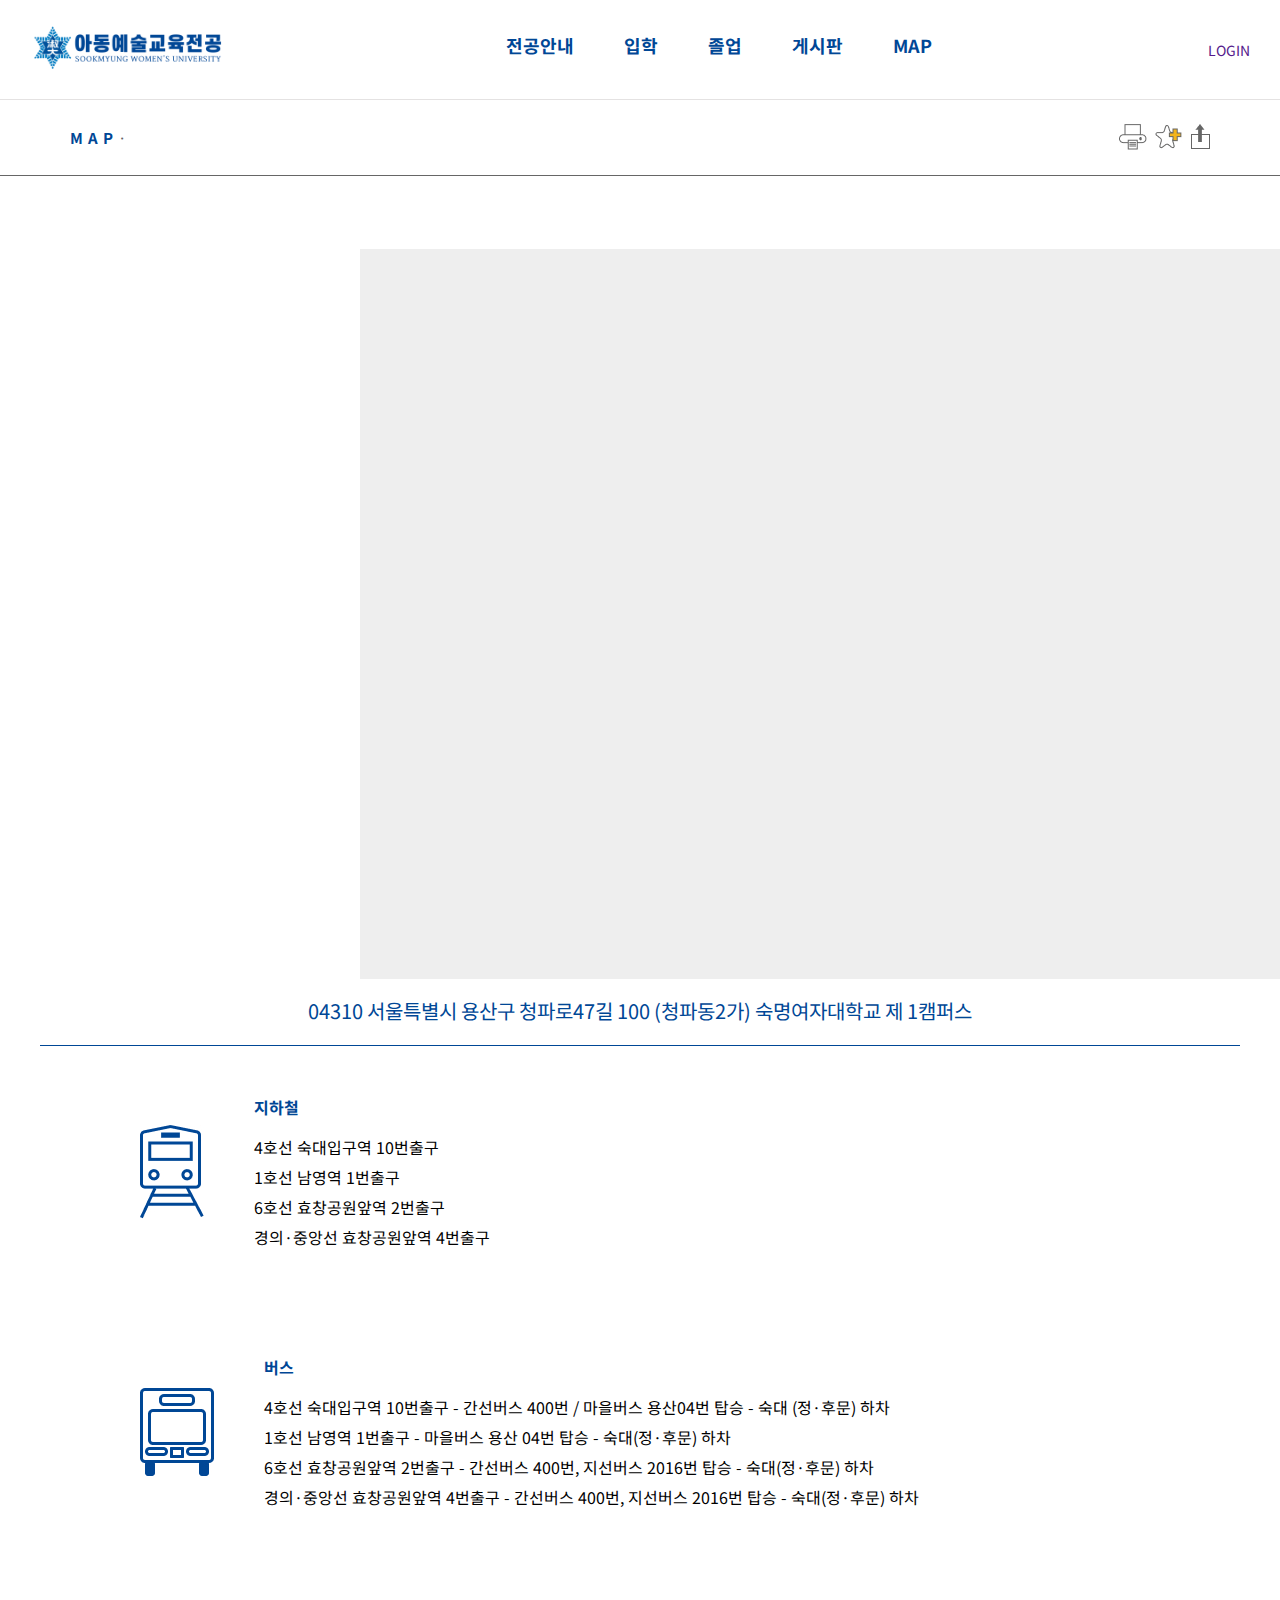
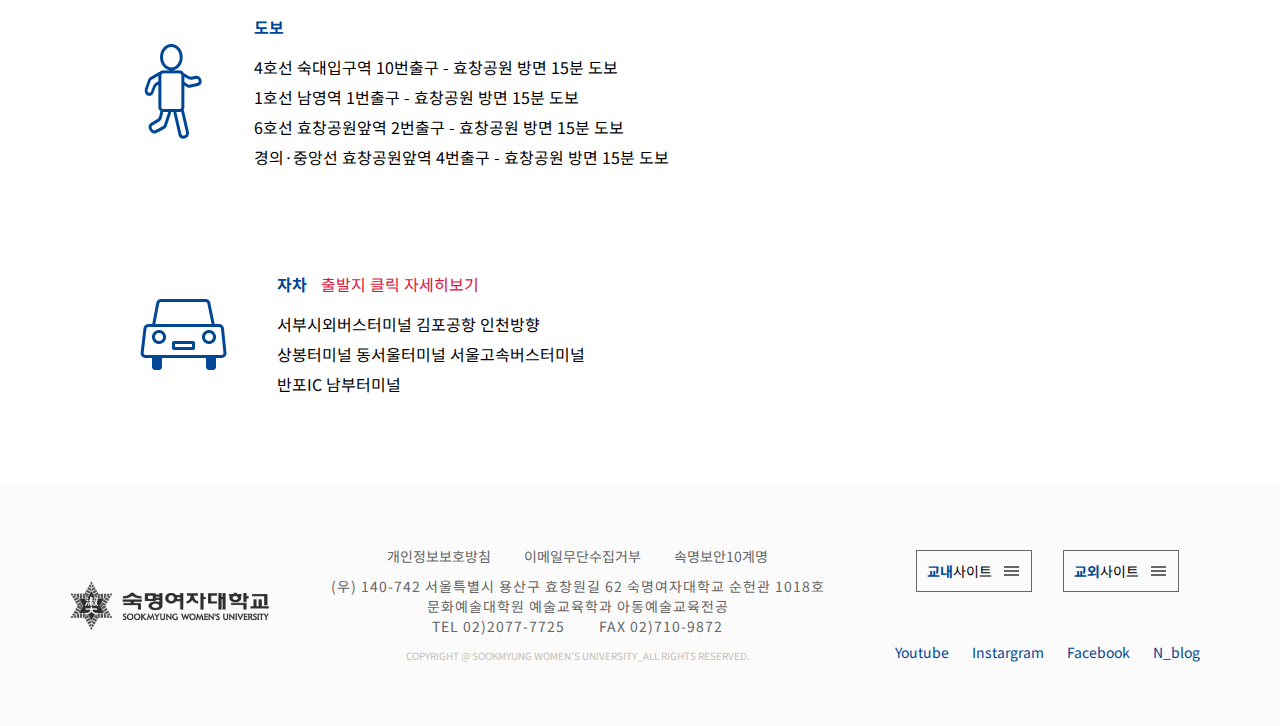
<file: sub13.html>
<!DOCTYPE html>
<html lang="en">

<head>
    <meta charset="UTF-8">
    <meta http-equiv="X-UA-Compatible" content="IE=edge">
    <meta name="viewport" content="width=device-width, initial-scale=1.0">
    <title>Document</title>
    <link rel="stylesheet" href="./sub13.css">
</head>

<body>
    <header>
        <article>
            <div class="logo">
                <a href="">
                    <img src="./img/logo.png" alt="HOME">
                </a>
            </div>
            <div class="nav">
                <ul>
                    <li>
                        <a href="">전공안내</a>
                        <div class="sub">
                            <a href="">인사말</a>
                            <a href="">전공소개</a>
                            <a href="">유관학과</a>
                            <a href="">학칙내규</a>
                        </div>
                    </li>
                    <li>
                        <a href="">입학</a>
                        <div class="sub">
                            <a href="">입학안내</a>
                            <a href="">입학문의</a>
                        </div>
                    </li>
                    <li>
                        <a href="">졸업</a>
                    </li>
                    <li>
                        <a href="">게시판</a>
                        <div class="sub">
                            <a href="">공지사항</a>
                            <a href="">자주 묻는 질문</a>
                            <a href="">자료실</a>
                        </div>
                    </li>
                    <li>
                        <a href="">MAP</a>

                    </li>
                </ul>
            </div>

            <div class="login">
                <a href="">login</a>
            </div>
        </article>
    </header>

    <main>
        <section class="sec1">
            <div class="con1">
                <div class="tit-sub">
                    <p>
                        <a>MAP</a>
                    </p>
                    <p>·</p>
                </div>
                <div class="share">
                    <a href="" alt="">
                        <img src="./img/share.jpg" alt="">
                    </a>
                </div>
            </div>
            </div>
        </section>

        <section class="map">
            <div class="mapimg"></div>
            <p>04310 서울특별시 용산구 청파로47길 100 (청파동2가) 숙명여자대학교 제 1캠퍼스</p>
        </section>

        <section class="sec2">
            <p>
                <img src="./img/subway.jpg" alt="">
            </p>
            <ul>
                <li>지하철</li>
                <li>4호선 숙대입구역 10번출구</li>
                <li>1호선 남영역 1번출구</li>
                <li>6호선 효창공원앞역 2번출구</li>
                <li>경의·중앙선 효창공원앞역 4번출구</li>
            </ul>
        </section>
        <section class="sec3">
            <p>
                <img src="./img/bus.jpg" alt="">
            </p>
            <ul>
                <li>버스</li>
                <li>4호선 숙대입구역 10번출구 - 간선버스 400번 / 마을버스 용산04번 탑승 - 숙대 (정·후문) 하차 </li>
                <li>1호선 남영역 1번출구 - 마을버스 용산 04번 탑승 - 숙대(정·후문) 하차</li>
                <li>6호선 효창공원앞역 2번출구  - 간선버스 400번, 지선버스 2016번 탑승 - 숙대(정·후문) 하차 </li>
                <li>경의·중앙선 효창공원앞역 4번출구 - 간선버스 400번, 지선버스 2016번 탑승 - 숙대(정·후문) 하차 </li>
            </ul>
        </section>
        <section class="sec4">
            <p>
                <img src="./img/walk.jpg" alt="">
            </p>
            <ul>
                <li>도보</li>
                <li>4호선 숙대입구역 10번출구 - 효창공원 방면 15분 도보 </li>
                <li>1호선 남영역 1번출구 - 효창공원 방면 15분 도보</li>
                <li>6호선 효창공원앞역 2번출구  - 효창공원 방면 15분 도보  </li>
                <li>경의·중앙선 효창공원앞역 4번출구 - 효창공원 방면 15분 도보 </li>
            </ul>
        </section>
        <section class="sec5">
            <p>
                <img src="./img/car.jpg" alt="">
            </p>
            <ul>
                <li>자차 <a>출발지 클릭 자세히보기</a></li>
                <li>서부시외버스터미널  
                    김포공항 
                    인천방향</li>
                <li>상봉터미널 
                    동서울터미널 
                    서울고속버스터미널</li>
                <li>반포IC 
                    남부터미널</li>
            </ul>
        </section>
    </main>

    <footer>
        <div class="foot">
            <div class="flogo">
                <p>
                    <img src="./img/foot-logo.jpg" alt="">
                </p>
            </div>
            <div class="info">
                <p>
                    <a>개인정보보호방침</a>
                    <a>이메일무단수집거부</a>
                    <a>속명보안10계명</a>
                </p>

                <p>(우) 140-742 서울특별시 용산구 효창원길 62 숙명여자대학교 순헌관 1018호 <br>문화예술대학원 예술교육학과 아동예술교육전공<br>
                    <a>TEL 02)2077-7725</a> <a>FAX 02)710-9872</a>
                </p>

                <p>COPYRIGHT @ SOOKMYUNG WOMEN’S UNIVERSITY_ALL RIGHTS RESERVED. </p>
            </div>

            <div class="site">
                <div class="sm-site">
                    <div class="insite">
                        <p><b>교내</b>사이트</p>
                        <p>
                            <span></span>
                            <span></span>
                            <span></span>
                        </p>
                    </div>
                    <!-- <div class="sm-in">
                        <ul>
                            <li>대표홈페이지</li>
                            <li>특수대학원홈페이지</li>
                            <li>영유아교육학과</li>
                            <li>문화예술교육학과</li>
                        </ul>
                    </div> -->

                    <div class="outsite">
                        <p><b>교외</b>사이트</p>
                        <p>
                            <span></span>
                            <span></span>
                            <span></span>
                        </p>
                    </div>
                    <!-- <div class="sm-out">
                        <ul>
                            <li>문화예술교육사</li>
                            <li>한국문화예술진흥원</li>
                            <li>문화예술교육사</li>
                        </ul>
                    </div>                   -->
                </div>

                <div class="sns">
                    <a href="">Youtube</a>
                    <a href="">Instargram</a>
                    <a href="">Facebook</a>
                    <a href="">N_blog</a>
                </div>
            </div>
        </div>
    </footer>
</body>

</html>
</file>
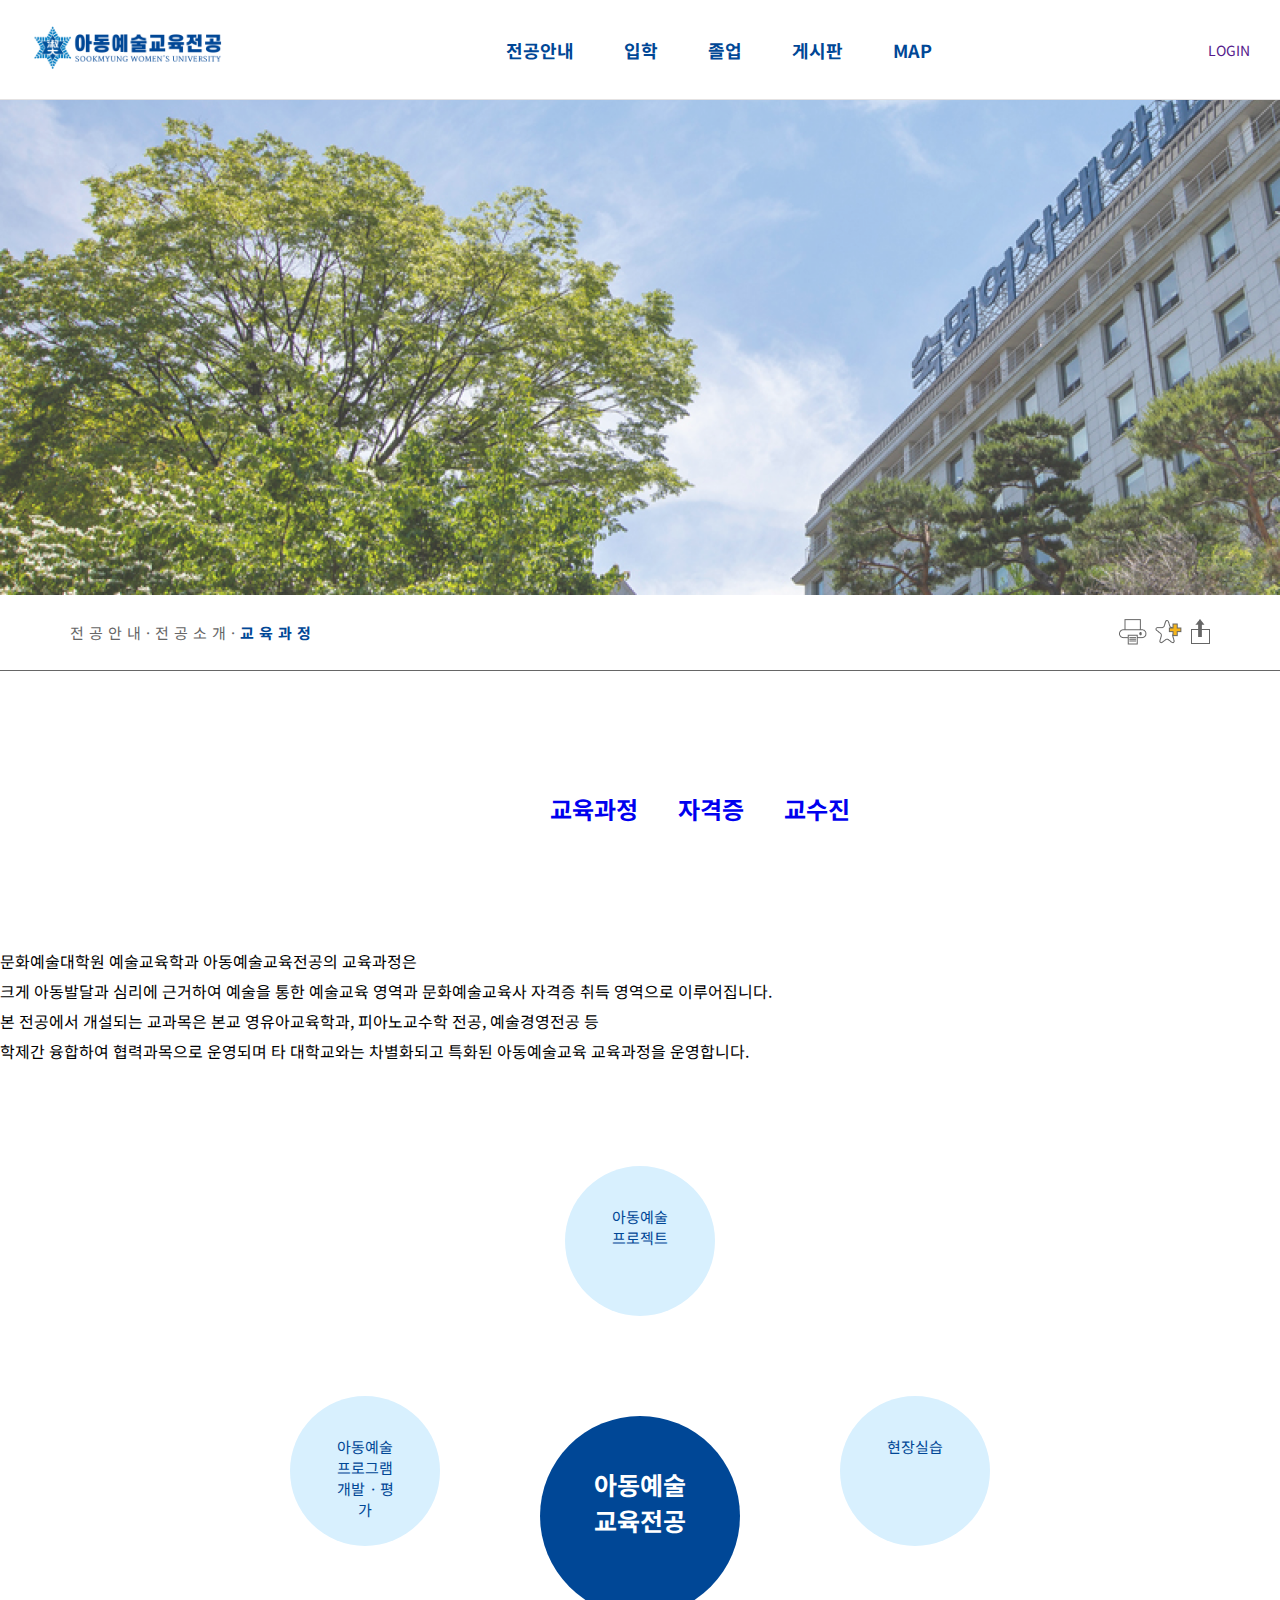
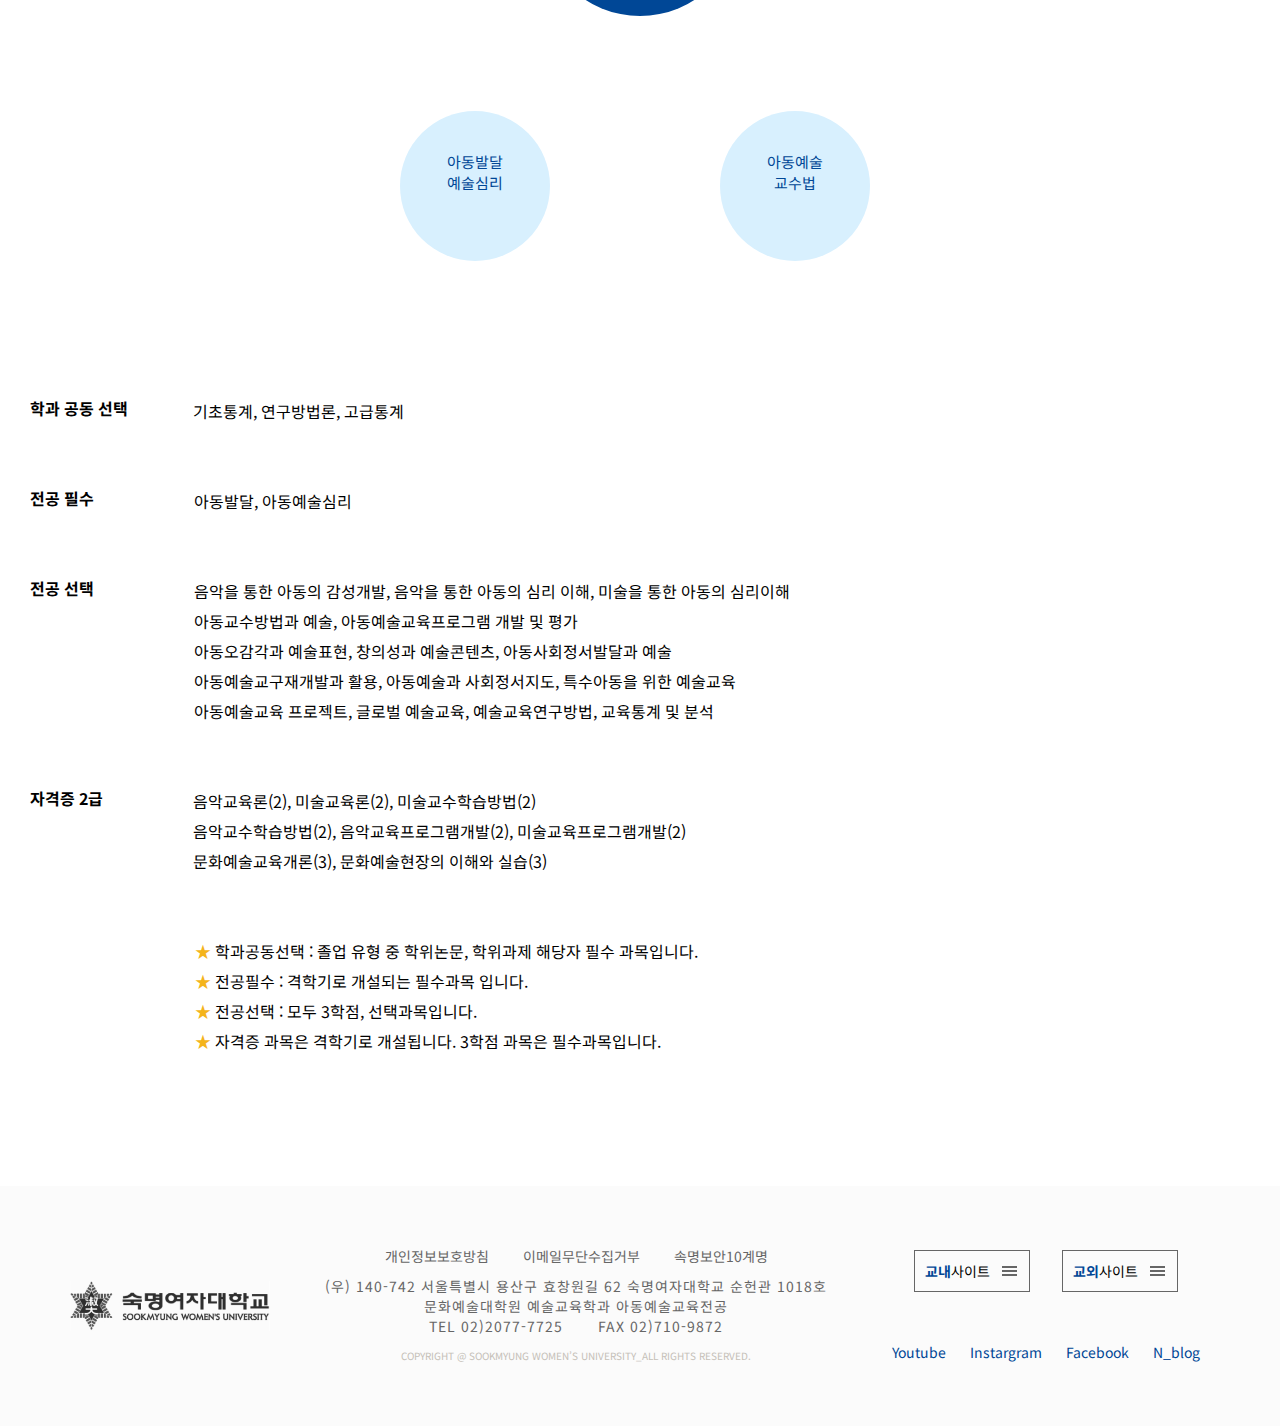
<file: sub2.html>
<!DOCTYPE html>
<html lang="ko">

<head>
    <meta charset="UTF-8">
    <meta http-equiv="X-UA-Compatible" content="IE=edge">
    <meta name="viewport" content="width=device-width, initial-scale=1.0">
    <title>Document</title>
    <link rel="stylesheet" href="./sub2.css">
</head>

<body>
    <header>
        <article>
            <div class="logo">
                <a href="index.html">
                    <img src="./img/logo.png" alt="HOME">
                </a>
            </div>
            <div class="nav">
                <ul>
                    <li>
                        <a href="sub1.html">전공안내</a>
                        <div class="sub">
                            <a href="sub1.html">인사말</a>
                            <a href="sub2.html">전공소개</a>
                            <a href="sub5.html">유관학과</a>
                        </div>
                    </li>
                    <li>
                        <a href="sub6.html">입학</a>
                        <div class="sub">
                            <a href="sub6.html">입학안내</a>
                            <a href="sub7.html">입학문의</a>
                        </div>
                    </li>
                    <li>
                        <a href="sub8.html">졸업</a>
                    </li>
                    <li>
                        <a href="sub9.css">게시판</a>
                        <div class="sub">
                            <a href="sub9.css">공지사항</a>
                            <a href="sub10.css">자주 묻는 질문</a>
                            <a href="sub12.html">자료실</a>
                        </div>
                    </li>
                    <li>
                        <a href="sub13.html">MAP</a>

                    </li>
                </ul>
            </div>

            <div class="login">
                <a href="">login</a>
            </div>
        </article>
    </header>

    <main>
        <p class="visual">
            <img src="./img/backimg1.png">
        </p>

        <section class="sec1">
            <div class="con1">
                <div class="tit-sub">
                    <p>
                        <a>전공안내</a>
                    </p>
                    <p>·</p>
                    <p>
                        <a>전공소개</a>
                    </p>
                    <p>·</p>
                    <p>
                        <a>교육과정</a>
                    </p>
                </div>
                <div class="share">
                    <a href="" alt="">
                        <img src="./img/share.jpg" alt="">
                    </a>
                </div>
            </div>
            </div>
        </section>

        <section class="sec2">
            <ul>
                <li>
                    <a href="sub2.html">교육과정</a>
                </li>
                <li>
                    <a href="sub3.html">자격증</a>
                </li>
                <li>
                    <a href="sub4.html">교수진</a>
                </li>
            </ul>
        </section>

        <section class="sec3">
            <p> 문화예술대학원 예술교육학과 아동예술교육전공의 교육과정은 <br>
                크게 아동발달과 심리에 근거하여 예술을 통한 예술교육 영역과 문화예술교육사 자격증 취득 영역으로 이루어집니다.<br>
                본 전공에서 개설되는 교과목은 본교 영유아교육학과, 피아노교수학 전공, 예술경영전공 등 <br>
                학제간 융합하여 협력과목으로 운영되며 타 대학교와는 차별화되고 특화된 아동예술교육 교육과정을 운영합니다.
            </p>
        </section>

        <section class="sec4">
            <div class="ani-circle">
                <h3>아동예술교육전공</h3>
                <p>아동예술 프로젝트</p>
                <p>아동예술<br>프로그램 개발 · 평가</p>
                <p>현장실습</p>
                <p>아동예술 교수법</p>
                <p>아동발달 예술심리</p>
            </div>
        </section>

        <section class="sec5">
            <ul>
                <li>
                    <p>
                        학과 공동 선택
                    </p>
                    <p>
                        기초통계, 연구방법론, 고급통계
                    </p>
                </li>
                <li>
                    <p>
                        전공 필수
                    </p>
                    <p>
                        아동발달, 아동예술심리
                    </p>
                </li>
                <li>
                    <p>
                        전공 선택
                    </p>
                    <p>
                        음악을 통한 아동의 감성개발, 음악을 통한 아동의 심리 이해, 미술을 통한 아동의 심리이해<br>
                        아동교수방법과 예술, 아동예술교육프로그램 개발 및 평가<br>
                        아동오감각과 예술표현, 창의성과 예술콘텐츠, 아동사회정서발달과 예술<br>
                        아동예술교구재개발과 활용, 아동예술과 사회정서지도, 특수아동을 위한 예술교육<br>
                        아동예술교육 프로젝트, 글로벌 예술교육, 예술교육연구방법, 교육통계 및 분석<br>
                    </p>
                </li>
                <li>
                    <p>
                        자격증 2급
                    </p>
                    <p>
                        음악교육론(2), 미술교육론(2), 미술교수학습방법(2)<br>
                        음악교수학습방법(2), 음악교육프로그램개발(2), 미술교육프로그램개발(2)<br>
                        문화예술교육개론(3), 문화예술현장의 이해와 실습(3)
                    </p>
                </li>
                <li>
                    <p> </p>
                    <p>
                        <span>★</span> 학과공동선택 : 졸업 유형 중 학위논문, 학위과제 해당자 필수 과목입니다.<br>
                        <span>★</span> 전공필수 : 격학기로 개설되는 필수과목 입니다.<br>
                        <span>★</span> 전공선택 : 모두 3학점, 선택과목입니다.<br>
                        <span>★</span> 자격증 과목은 격학기로 개설됩니다. 3학점 과목은 필수과목입니다.
                    </p>
                </li>
            </ul>
        </section>
    </main>

    <footer>
        <div class="foot">
            <div class="flogo">
                <p>
                    <img src="./img/foot-logo.jpg" alt="">
                </p>
            </div>
            <div class="info">
                <p>
                    <a>개인정보보호방침</a>
                    <a>이메일무단수집거부</a>
                    <a>속명보안10계명</a>
                </p>

                <p>(우) 140-742 서울특별시 용산구 효창원길 62 숙명여자대학교 순헌관 1018호 <br>문화예술대학원 예술교육학과 아동예술교육전공<br>
                    <a>TEL 02)2077-7725</a> <a>FAX 02)710-9872</a>
                </p>

                <p>COPYRIGHT @ SOOKMYUNG WOMEN’S UNIVERSITY_ALL RIGHTS RESERVED. </p>
            </div>

            <div class="site">
                <div class="sm-site">
                    <div class="insite">
                        <p><b>교내</b>사이트</p>
                        <p>
                            <span></span>
                            <span></span>
                            <span></span>
                        </p>
                    </div>
                    <!-- <div class="sm-in">
                        <ul>
                            <li>대표홈페이지</li>
                            <li>특수대학원홈페이지</li>
                            <li>영유아교육학과</li>
                            <li>문화예술교육학과</li>
                        </ul>
                    </div> -->

                    <div class="outsite">
                        <p><b>교외</b>사이트</p>
                        <p>
                            <span></span>
                            <span></span>
                            <span></span>
                        </p>
                    </div>
                    <!-- <div class="sm-out">
                        <ul>
                            <li>문화예술교육사</li>
                            <li>한국문화예술진흥원</li>
                            <li>문화예술교육사</li>
                        </ul>
                    </div>                   -->
                </div>

                <div class="sns">
                    <a href="">Youtube</a>
                    <a href="">Instargram</a>
                    <a href="">Facebook</a>
                    <a href="">N_blog</a>
                </div>
            </div>


        </div>
    </footer>
</body>

</html>
</file>
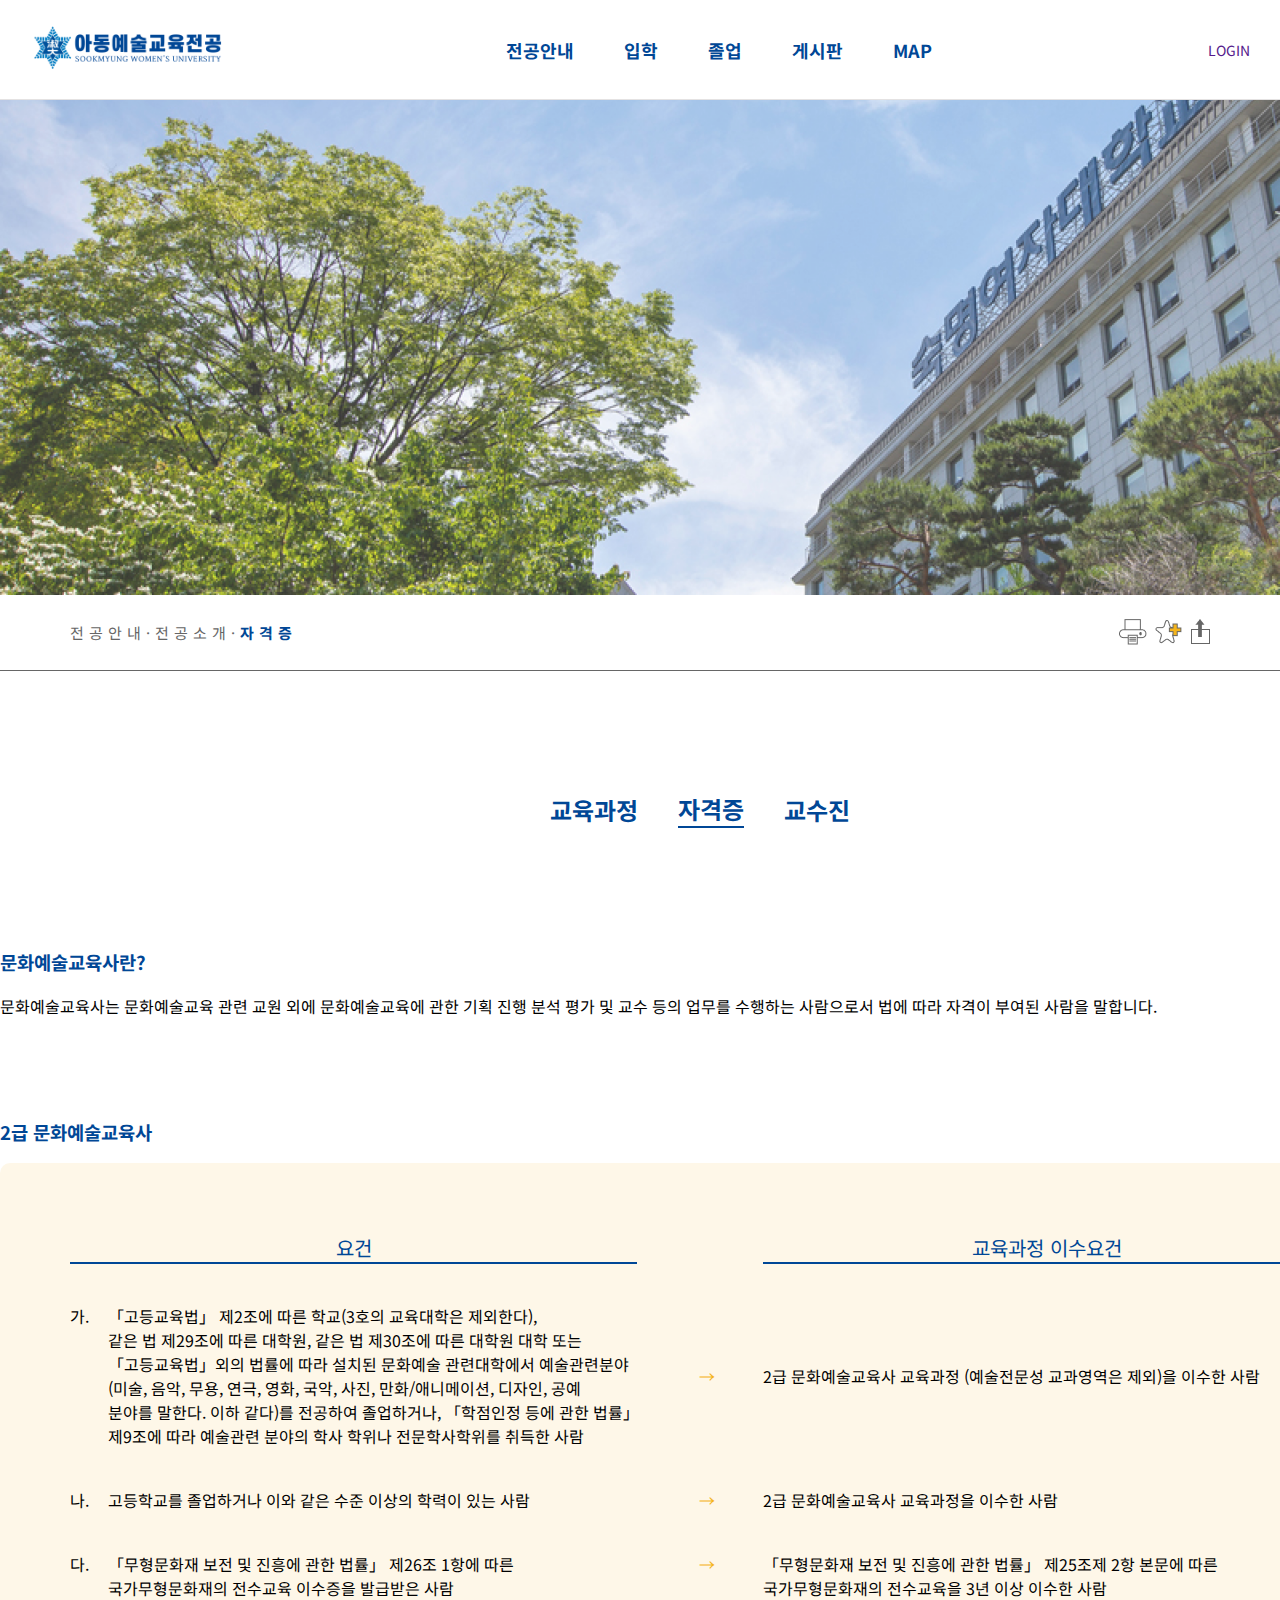
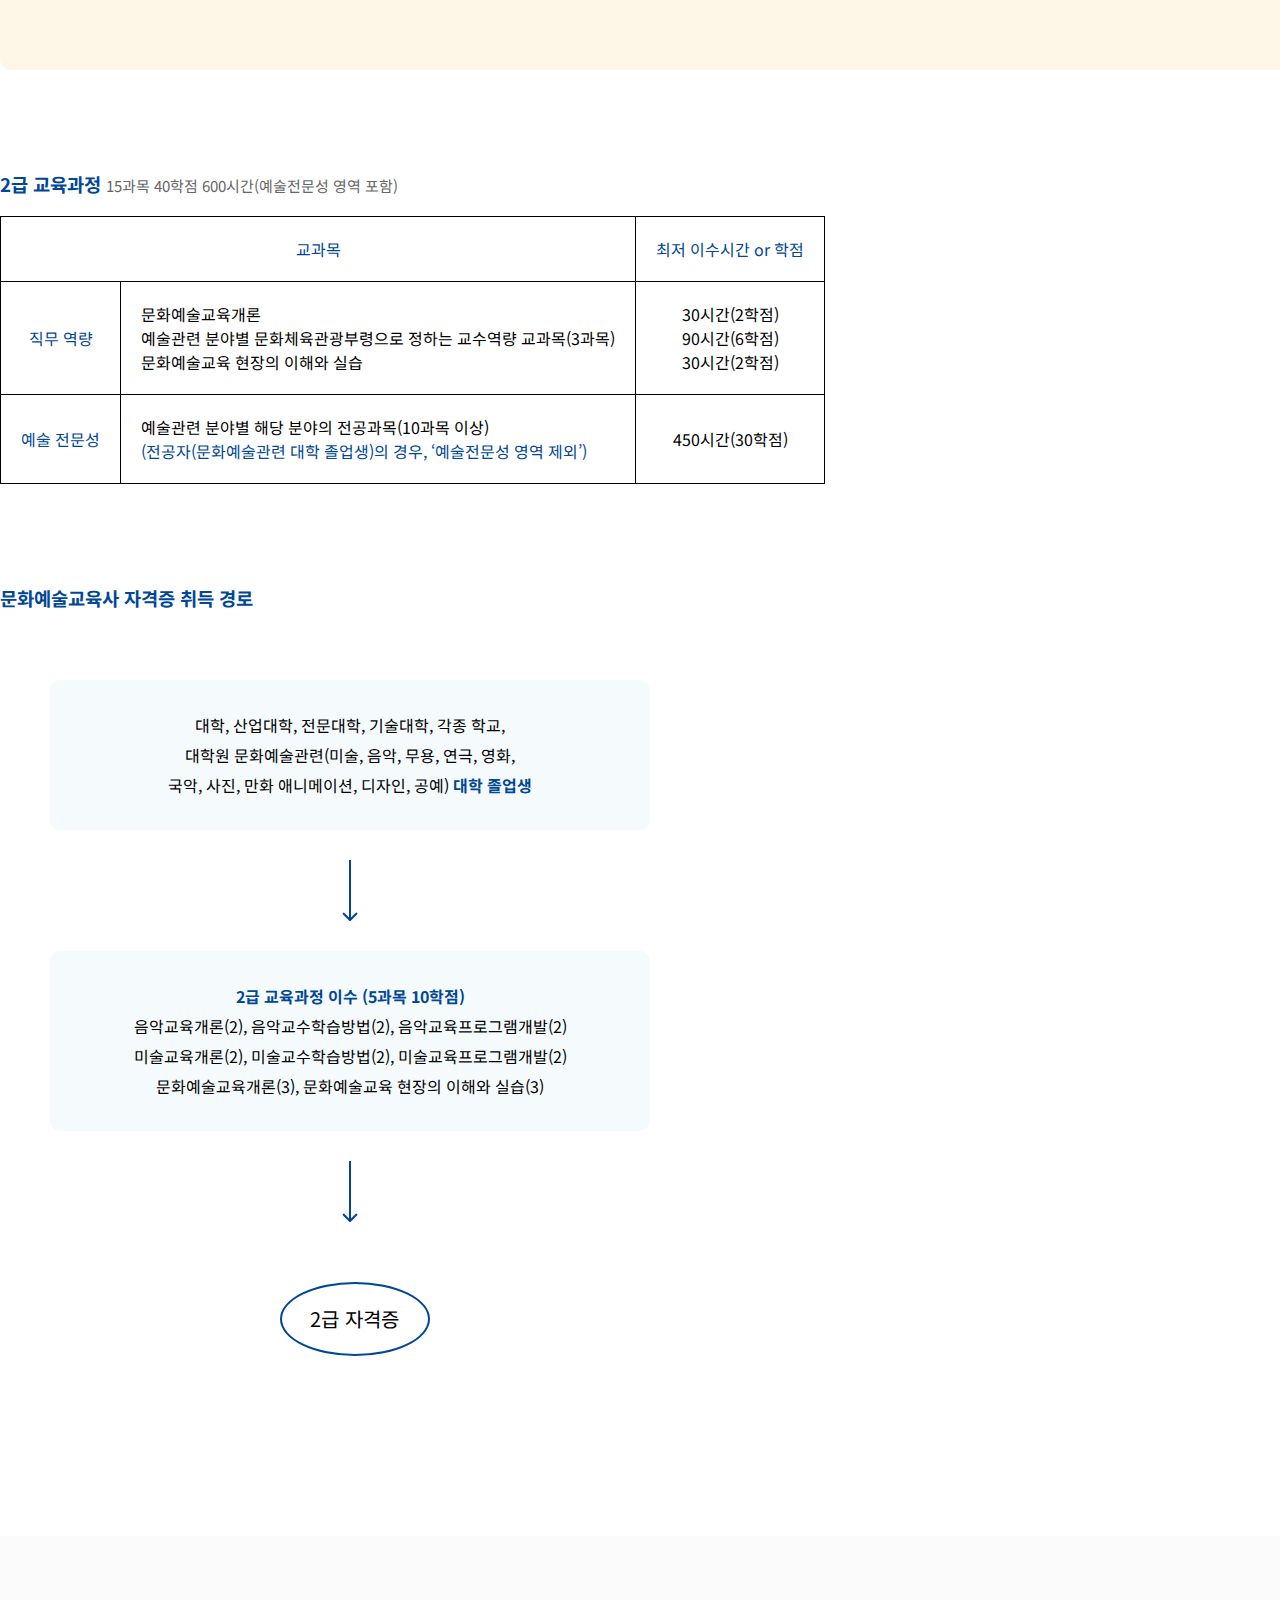
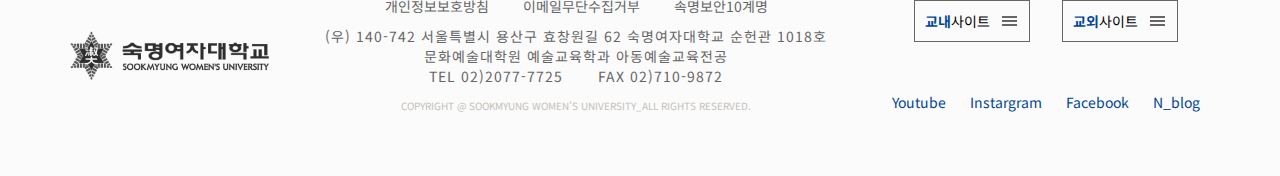
<file: sub3.html>
<!DOCTYPE html>
<html lang="ko">

<head>
    <meta charset="UTF-8">
    <meta http-equiv="X-UA-Compatible" content="IE=edge">
    <meta name="viewport" content="width=device-width, initial-scale=1.0">
    <title>Document</title>
    <link rel="stylesheet" href="./sub3.css">
</head>

<body>
    <header>
        <article>
            <div class="logo">
                <a href="index.html">
                    <img src="./img/logo.png" alt="HOME">
                </a>
            </div>
            <div class="nav">
                <ul>
                    <li>
                        <a href="sub1.html">전공안내</a>
                        <div class="sub">
                            <a href="sub1.html">인사말</a>
                            <a href="sub2.html">전공소개</a>
                            <a href="sub5.html">유관학과</a>
                        </div>
                    </li>
                    <li>
                        <a href="sub6.html">입학</a>
                        <div class="sub">
                            <a href="sub6.html">입학안내</a>
                            <a href="sub7.html">입학문의</a>
                        </div>
                    </li>
                    <li>
                        <a href="sub8.html">졸업</a>
                    </li>
                    <li>
                        <a href="sub9.css">게시판</a>
                        <div class="sub">
                            <a href="sub9.css">공지사항</a>
                            <a href="sub10.css">자주 묻는 질문</a>
                            <a href="sub12.html">자료실</a>
                        </div>
                    </li>
                    <li>
                        <a href="sub13.html">MAP</a>

                    </li>
                </ul>
            </div>

            <div class="login">
                <a href="">login</a>
            </div>
        </article>
    </header>

    <main>
        <p class="visual">
            <img src="./img/backimg1.png">
        </p>

        <section class="sec1">
            <div class="con1">
                <div class="tit-sub">
                    <p>
                        <a>전공안내</a>
                    </p>
                    <p>·</p>
                    <p>
                        <a>전공소개</a>
                    </p>
                    <p>·</p>
                    <p>
                        <a>자격증</a>
                    </p>
                </div>
                <div class="share">
                    <a href="" alt="">
                        <img src="./img/share.jpg" alt="">
                    </a>
                </div>
            </div>
            </div>
        </section>

        <section class="sec2">
            <ul>
                <li>
                    <a href="sub2.css">교육과정</a>
                </li>
                <li>
                    <a href="sub3.css" class="active">자격증</a>
                </li>
                <li>
                    <a href="sub4.css">교수진</a>
                </li>
            </ul>
        </section>

        <section class="sec3">
            <h3>문화예술교육사란?</h3>
            <p>문화예술교육사는 문화예술교육 관련 교원 외에 문화예술교육에 관한 기획 진행 분석 평가 및 교수 등의 업무를
                수행하는 사람으로서 법에 따라 자격이 부여된 사람을 말합니다.</p>
        </section>

        <section class="sec4">
            <h3> 2급 문화예술교육사</h3>
            <ul>
                <li class="tit">
                    <p>요건</p>
                    <p>교육과정 이수요건</p>
                </li>
                <li class="txt">
                    <p>가.</p>
                    <p>「고등교육법」 제2조에 따른 학교(3호의 교육대학은 제외한다), <br>
                        같은 법 제29조에 따른 대학원, 같은 법 제30조에 따른 대학원 대학 또는 <br>
                        「고등교육법」외의 법률에 따라 설치된 문화예술 관련대학에서 예술관련분야<br>
                        (미술, 음악, 무용, 연극, 영화, 국악, 사진, 만화/애니메이션, 디자인, 공예 <br>
                        분야를 말한다. 이하 같다)를 전공하여 졸업하거나, 「학점인정 등에 관한 법률」 <br>
                        제9조에 따라 예술관련 분야의 학사 학위나 전문학사학위를 취득한 사람</p>
                    <p> 2급 문화예술교육사 교육과정
                        (예술전문성 교과영역은 제외)을 이수한 사람</p>
                </li>
                <li class="txt">
                    <p>나.</p>
                    <p>고등학교를 졸업하거나 이와 같은 수준 이상의 학력이 있는 사람</p>
                    <p>2급 문화예술교육사 교육과정을 이수한 사람</p>
                </li>
                <li class="txt">
                    <p>다.</p>
                    <p>「무형문화재 보전 및 진흥에 관한 법률」 제26조 1항에 따른 <br>
                        국가무형문화재의 전수교육 이수증을 발급받은 사람</p>
                    <p>「무형문화재 보전 및 진흥에 관한 법률」 제25조제 2항 본문에 따른 <br>
                        국가무형문화재의 전수교육을 3년 이상 이수한 사람</p>
                </li>
            </ul>
        </section>

        <section class="sec5">
            <h3> 2급 교육과정 <span>15과목 40학점 600시간(예술전문성 영역 포함)</span></h3>
            <table>
                <tr class="tit">
                    <td colspan="2">교과목</td>
                    <td>최저 이수시간 or 학점</td>
                </tr>
                <tr>
                    <td class="tit-sub">직무 역량</td>
                    <td>문화예술교육개론<br>
                        예술관련 분야별 문화체육관광부령으로 정하는 교수역량 교과목(3과목)<br>
                        문화예술교육 현장의 이해와 실습</td>
                    <td class="txt2">
                        30시간(2학점)<br>
                        90시간(6학점)<br>
                        30시간(2학점)
                    </td>
                </tr>
                <tr>
                    <td class="tit-sub">예술 전문성</td>
                    <td class="txt">예술관련 분야별 해당 분야의 전공과목(10과목 이상)<br>
                        <span>(전공자(문화예술관련 대학 졸업생)의 경우, ‘예술전문성 영역 제외’)</span></td>
                    <td class="txt2">450시간(30학점)</td>
                </tr>
            </table>
        </section>

        <section class="sec6">
            <h3> 문화예술교육사 자격증 취득 경로</h3>
            <ul>
                <li>대학, 산업대학, 전문대학, 기술대학, 각종 학교, <br>
                    대학원 문화예술관련(미술, 음악, 무용, 연극, 영화, <br>
                    국악, 사진, 만화 애니메이션, 디자인, 공예) <span>대학 졸업생</span></li>
                <li class="arrow">
                    <img src="./img/Arrow 6.png"> 
                </li>
                <li>
                    <span>2급 교육과정 이수 (5과목 10학점)</span> <br>
                    음악교육개론(2), 음악교수학습방법(2), 음악교육프로그램개발(2)<br>
                    미술교육개론(2), 미술교수학습방법(2), 미술교육프로그램개발(2)<br>
                    문화예술교육개론(3), 문화예술교육 현장의 이해와 실습(3) </li>
                <li class="arrow">
                    <img src="./img/Arrow 6.png"> 
                </li>
                <li class="sec6-li3">
                    <p>2급 자격증</p>        
            </ul>
        </section>
    </main>

    <footer>
        <div class="foot">
            <div class="flogo">
                <p>
                    <img src="./img/foot-logo.jpg" alt="">
                </p>
            </div>
            <div class="info">
                <p>
                    <a>개인정보보호방침</a>
                    <a>이메일무단수집거부</a>
                    <a>속명보안10계명</a>
                </p>

                <p>(우) 140-742 서울특별시 용산구 효창원길 62 숙명여자대학교 순헌관 1018호 <br>문화예술대학원 예술교육학과 아동예술교육전공<br>
                    <a>TEL 02)2077-7725</a> <a>FAX 02)710-9872</a>
                </p>

                <p>COPYRIGHT @ SOOKMYUNG WOMEN’S UNIVERSITY_ALL RIGHTS RESERVED. </p>
            </div>

            <div class="site">
                <div class="sm-site">
                    <div class="insite">
                        <p><b>교내</b>사이트</p>
                        <p>
                            <span></span>
                            <span></span>
                            <span></span>
                        </p>
                    </div>
                    <!-- <div class="sm-in">
                        <ul>
                            <li>대표홈페이지</li>
                            <li>특수대학원홈페이지</li>
                            <li>영유아교육학과</li>
                            <li>문화예술교육학과</li>
                        </ul>
                    </div> -->

                    <div class="outsite">
                        <p><b>교외</b>사이트</p>
                        <p>
                            <span></span>
                            <span></span>
                            <span></span>
                        </p>
                    </div>
                    <!-- <div class="sm-out">
                        <ul>
                            <li>문화예술교육사</li>
                            <li>한국문화예술진흥원</li>
                            <li>문화예술교육사</li>
                        </ul>
                    </div>                   -->
                </div>

                <div class="sns">
                    <a href="">Youtube</a>
                    <a href="">Instargram</a>
                    <a href="">Facebook</a>
                    <a href="">N_blog</a>
                </div>
            </div>


        </div>
    </footer>
</body>

</html>
</file>
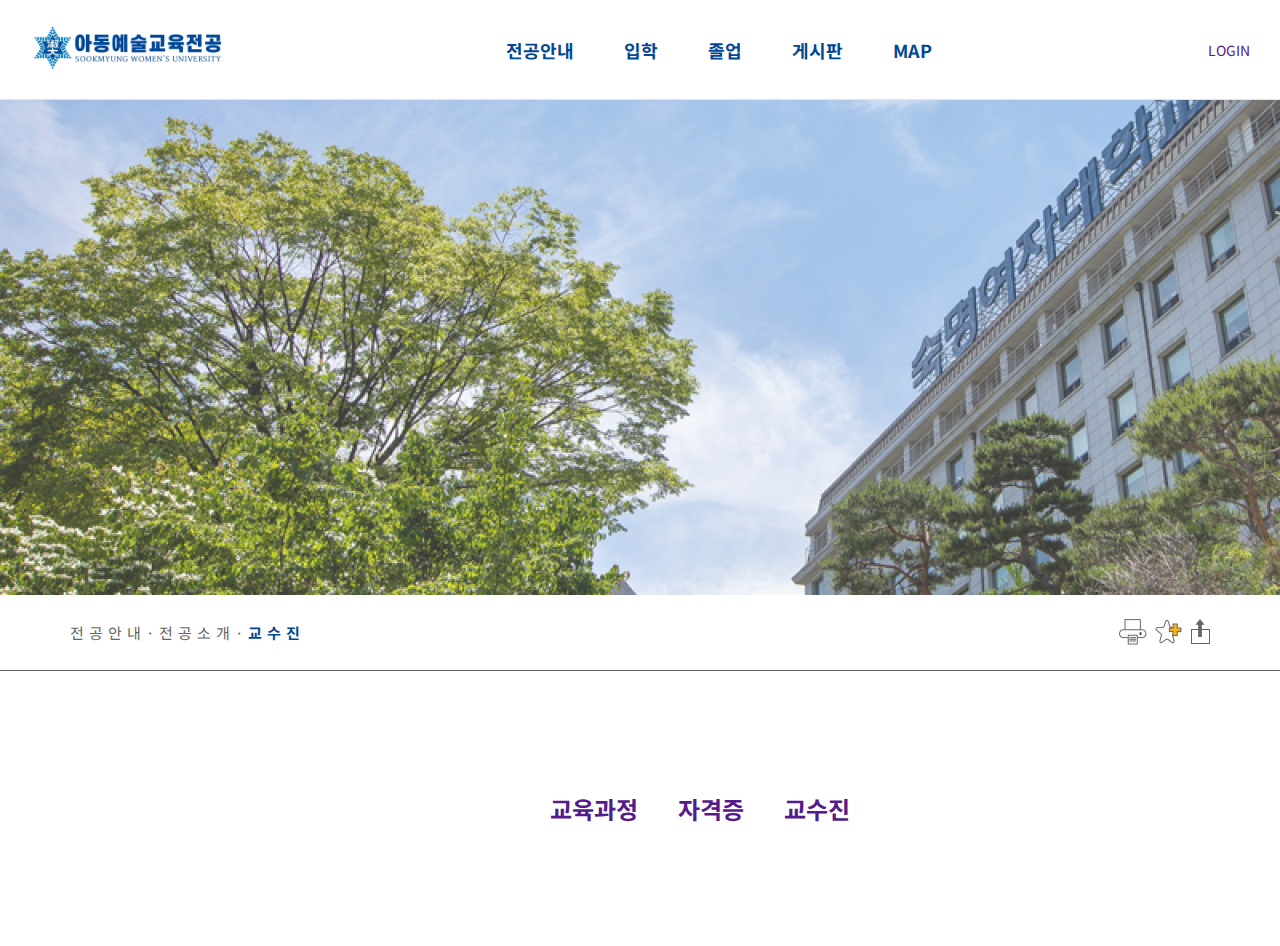
<file: sub4.html>
<!DOCTYPE html>
<html lang="en">
<head>
    <meta charset="UTF-8">
    <meta http-equiv="X-UA-Compatible" content="IE=edge">
    <meta name="viewport" content="width=device-width, initial-scale=1.0">
    <title>Document</title>
    <link rel="stylesheet" href="./sub4.css">
</head>
<body>
    <header>
        <article>
            <div class="logo">
                <a href="">
                    <img src="./img/logo.png" alt="HOME">
                </a>
            </div>
            <div class="nav">
                <ul>
                    <li>
                        <a href="">전공안내</a>
                        <div class="sub">
                            <a href="">인사말</a>
                            <a href="">전공소개</a>
                            <a href="">유관학과</a>
                            <a href="">학칙내규</a>
                        </div>
                    </li>
                    <li>
                        <a href="">입학</a>
                        <div class="sub">
                            <a href="">입학안내</a>
                            <a href="">입학문의</a>
                        </div>
                    </li>
                    <li>
                        <a href="">졸업</a>
                    </li>
                    <li>
                        <a href="">게시판</a>
                        <div class="sub">
                            <a href="">공지사항</a>
                            <a href="">자주 묻는 질문</a>
                            <a href="">자료실</a>
                        </div>
                    </li>
                    <li>
                        <a href="">MAP</a>

                    </li>
                </ul>
            </div>

            <div class="login">
                <a href="">login</a>
            </div>
        </article>
    </header>

    <main>
        <p class="visual">
            <img src="./img/backimg1.png">
        </p>

        <section class="sec1">
            <div class="con1">
                <div class="tit-sub">
                    <p>
                        <a>전공안내</a>
                    </p>
                    <p>·</p>
                    <p>
                        <a>전공소개</a>
                    </p>
                    <p>·</p>
                    <p>
                        <a>교수진</a>
                    </p>
                </div>
                <div class="share">
                    <a href="" alt="">
                        <img src="./img/share.jpg" alt="">
                    </a>
                </div>
            </div>
            </div>
        </section>

        <section class="sec2">
            <ul>
                <li>
                    <a href="">교육과정</a>
                </li>
                <li>
                    <a href="">자격증</a>
                </li>
                <li>
                    <a href="">교수진</a>
                </li>
            </ul>
        </section>
    </main>
</body>
</html>
</file>
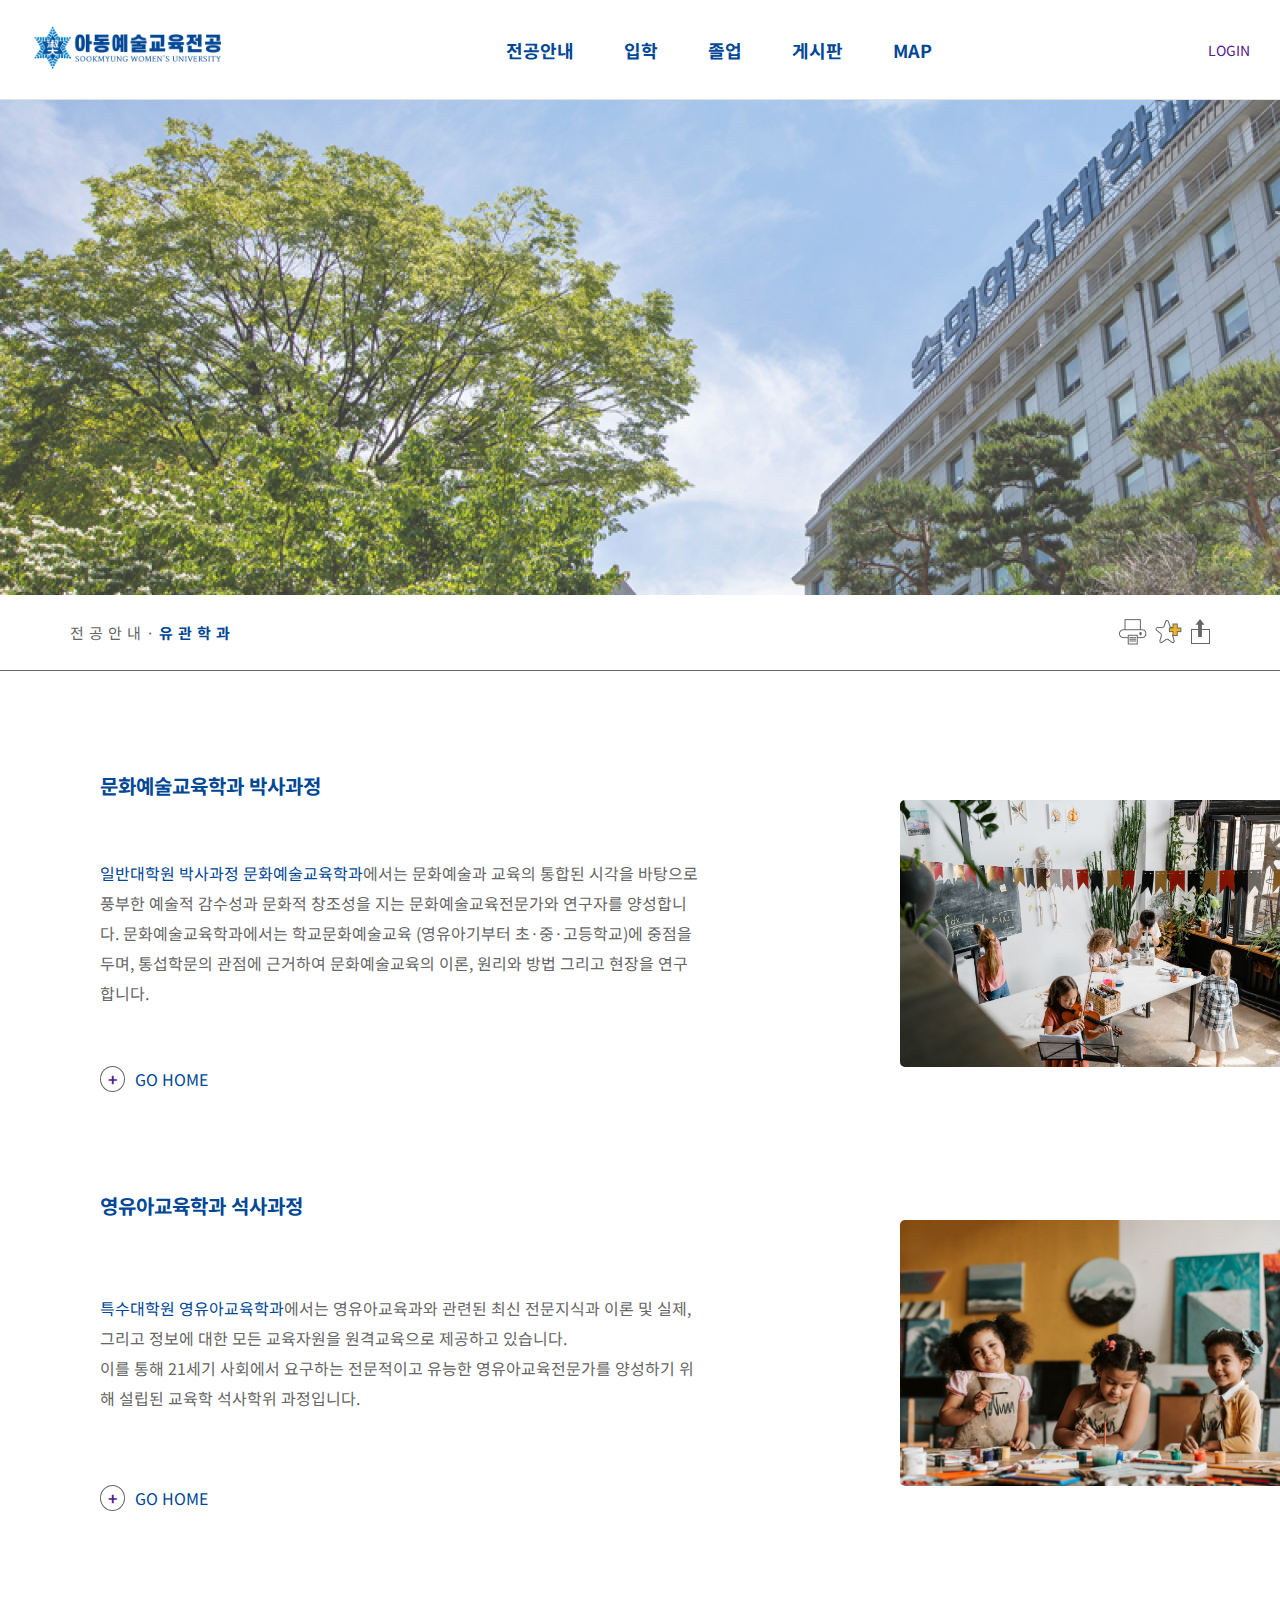
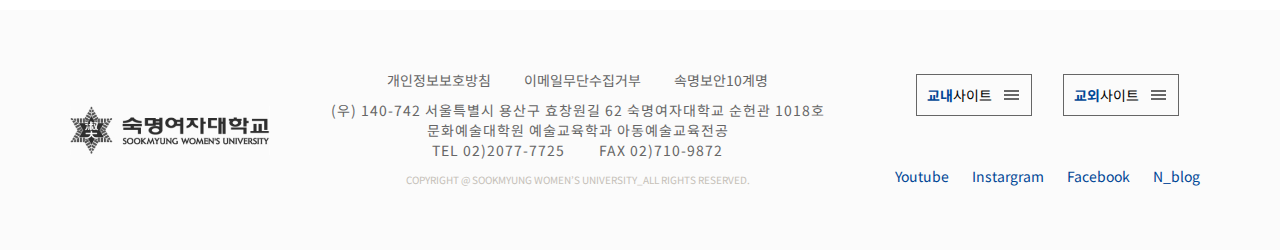
<file: sub5.html>
<!DOCTYPE html>
<html lang="en">
<head>
    <meta charset="UTF-8">
    <meta http-equiv="X-UA-Compatible" content="IE=edge">
    <meta name="viewport" content="width=device-width, initial-scale=1.0">
    <title>Document</title>
    <link rel="stylesheet" href="./sub5.css">
</head>
<body>
    <header>
        <article>
            <div class="logo">
                <a href="index.html">
                    <img src="./img/logo.png" alt="HOME">
                </a>
            </div>
            <div class="nav">
                <ul>
                    <li>
                        <a href="sub1.html">전공안내</a>
                        <div class="sub">
                            <a href="sub1.html">인사말</a>
                            <a href="sub2.html">전공소개</a>
                            <a href="sub5.html">유관학과</a>
                        </div>
                    </li>
                    <li>
                        <a href="sub6.html">입학</a>
                        <div class="sub">
                            <a href="sub6.html">입학안내</a>
                            <a href="sub7.html">입학문의</a>
                        </div>
                    </li>
                    <li>
                        <a href="sub8.html">졸업</a>
                    </li>
                    <li>
                        <a href="sub9.css">게시판</a>
                        <div class="sub">
                            <a href="sub9.css">공지사항</a>
                            <a href="sub10.css">자주 묻는 질문</a>
                            <a href="sub12.html">자료실</a>
                        </div>
                    </li>
                    <li>
                        <a href="sub13.html">MAP</a>

                    </li>
                </ul>
            </div>

            <div class="login">
                <a href="">login</a>
            </div>
        </article>
    </header>

    <main>
        <p class="visual">
            <img src="./img/backimg1.png">
        </p>

        <section class="sec1">
            <div class="con1">
                <div class="tit-sub">
                    <p>
                        <a>전공안내</a>
                    </p>
                    <p>·</p>
                    <p>
                        <a>유관학과</a>
                    </p>
                </div>
                <div class="share">
                    <a href="" alt="">
                        <img src="./img/share.jpg" alt="">
                    </a>
                </div>
            </div>
            </div>
        </section>

        <section class="sec2">
            <ul>
                <li>문화예술교육학과 박사과정</li>
                <li>
                    <p>
                        <span>일반대학원 박사과정 문화예술교육학과</span>에서는 
                        문화예술과 교육의 통합된 시각을 바탕으로 
                        풍부한 예술적 감수성과 문화적 창조성을 지는 
                        문화예술교육전문가와 연구자를 양성합니다.
                        문화예술교육학과에서는 학교문화예술교육 
                        (영유아기부터 초·중·고등학교)에 중점을 두며, 
                        통섭학문의 관점에 근거하여 문화예술교육의 이론, 
                        원리와 방법 그리고 현장을 연구합니다.                        
                    </p>
                    <p>
                        <img src="./img/pexels-mart-production-8471826.jpg">
                    </p>
                </li>
                <li><a href="">+</a>GO HOME</li>
            </ul>

            <ul>
                <li>영유아교육학과 석사과정</li>
                <li>
                    <p>
                        <span>특수대학원 영유아교육학과</span>에서는 
                        영유아교육과와 관련된 최신 전문지식과 이론 및 실제, <br>
                        그리고 정보에 대한 모든 교육자원을 원격교육으로 
                        제공하고 있습니다.<br>
                        이를 통해 21세기 사회에서 요구하는 전문적이고 
                        유능한 영유아교육전문가를 양성하기 위해 설립된 
                        교육학 석사학위 과정입니다.                                                
                    </p>
                    <p>
                        <img src="./img/pexels-vlada-karpovich-7025985.jpg">
                    </p>
                </li>
                <li><a href="">+</a>GO HOME</li>
            </ul>
        </section>
    </main>

    
    <footer>
        <div class="foot">
            <div class="flogo">
                <p>
                    <img src="./img/foot-logo.jpg" alt="">
                </p>
            </div>
            <div class="info">
                <p>
                    <a>개인정보보호방침</a>
                    <a>이메일무단수집거부</a>
                    <a>속명보안10계명</a>
                </p>

                <p>(우) 140-742 서울특별시 용산구 효창원길 62 숙명여자대학교 순헌관 1018호 <br>문화예술대학원 예술교육학과 아동예술교육전공<br>
                    <a>TEL 02)2077-7725</a> <a>FAX 02)710-9872</a>
                </p>

                <p>COPYRIGHT @ SOOKMYUNG WOMEN’S UNIVERSITY_ALL RIGHTS RESERVED. </p>
            </div>

            <div class="site">
                <div class="sm-site">
                    <div class="insite">
                        <p><b>교내</b>사이트</p>
                        <p>
                            <span></span>
                            <span></span>
                            <span></span>
                        </p>
                    </div>
                    <!-- <div class="sm-in">
                        <ul>
                            <li>대표홈페이지</li>
                            <li>특수대학원홈페이지</li>
                            <li>영유아교육학과</li>
                            <li>문화예술교육학과</li>
                        </ul>
                    </div> -->

                    <div class="outsite">
                        <p><b>교외</b>사이트</p>
                        <p>
                            <span></span>
                            <span></span>
                            <span></span>
                        </p>
                    </div>
                    <!-- <div class="sm-out">
                        <ul>
                            <li>문화예술교육사</li>
                            <li>한국문화예술진흥원</li>
                            <li>문화예술교육사</li>
                        </ul>
                    </div>                   -->
                </div>

                <div class="sns">
                    <a href="">Youtube</a>
                    <a href="">Instargram</a>
                    <a href="">Facebook</a>
                    <a href="">N_blog</a>
                </div>
            </div>


        </div>
    </footer>
</body>
</html>
</file>
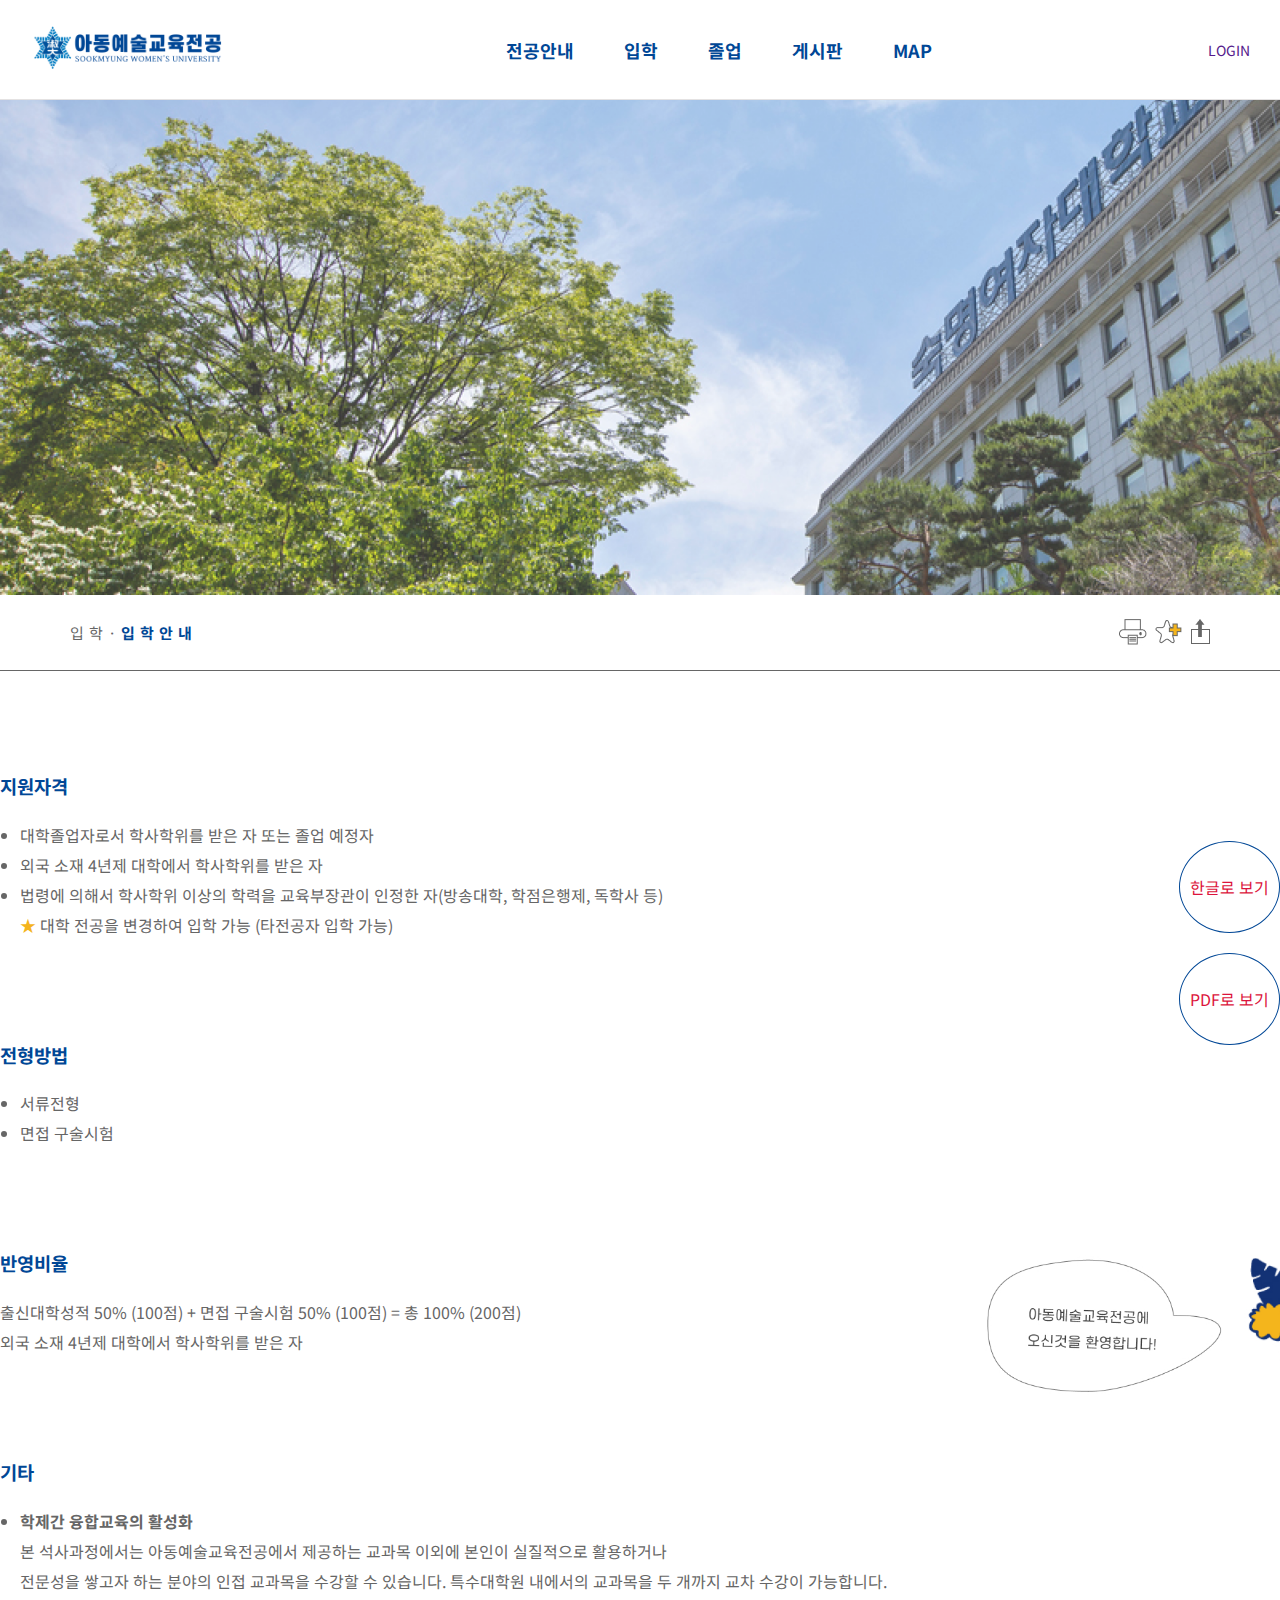
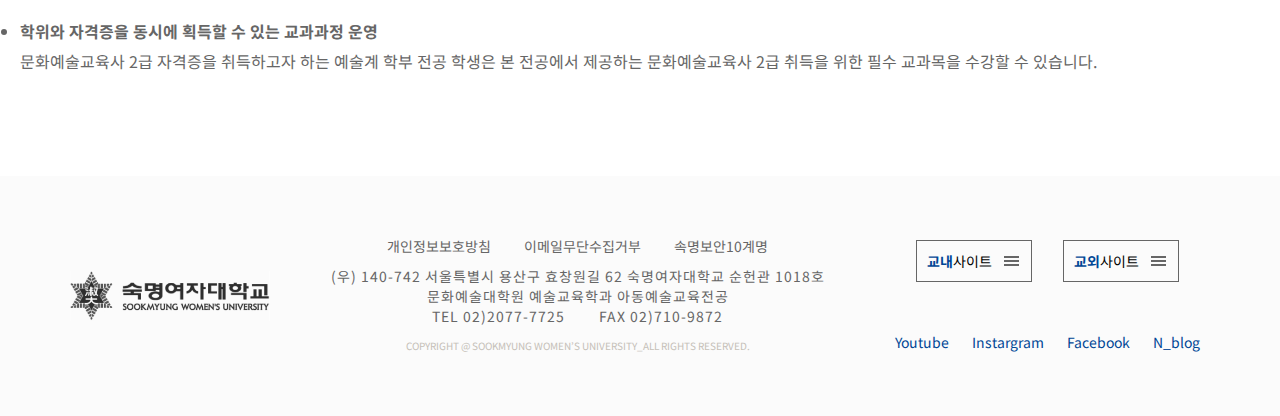
<file: sub6.html>
<!DOCTYPE html>
<html lang="en">

<head>
    <meta charset="UTF-8">
    <meta http-equiv="X-UA-Compatible" content="IE=edge">
    <meta name="viewport" content="width=device-width, initial-scale=1.0">
    <title>Document</title>
    <link rel="stylesheet" href="./sub6.css">
</head>

<body>
    <header>
        <article>
            <div class="logo">
                <a href="">
                    <img src="./img/logo.png" alt="HOME">
                </a>
            </div>
            <div class="nav">
                <ul>
                    <li>
                        <a href="">전공안내</a>
                        <div class="sub">
                            <a href="">인사말</a>
                            <a href="">전공소개</a>
                            <a href="">유관학과</a>
                            <a href="">학칙내규</a>
                        </div>
                    </li>
                    <li>
                        <a href="">입학</a>
                        <div class="sub">
                            <a href="">입학안내</a>
                            <a href="">입학문의</a>
                        </div>
                    </li>
                    <li>
                        <a href="">졸업</a>
                    </li>
                    <li>
                        <a href="">게시판</a>
                        <div class="sub">
                            <a href="">공지사항</a>
                            <a href="">자주 묻는 질문</a>
                            <a href="">자료실</a>
                        </div>
                    </li>
                    <li>
                        <a href="">MAP</a>

                    </li>
                </ul>
            </div>

            <div class="login">
                <a href="">login</a>
            </div>
        </article>
    </header>

    <main>
        <p class="visual">
            <img src="./img/backimg1.png">
        </p>

        <section class="sec1">
            <div class="con1">
                <div class="tit-sub">
                    <p>
                        <a>입학</a>
                    </p>
                    <p>·</p>
                    <p>
                        <a>입학안내</a>
                    </p>
                </div>
                <div class="share">
                    <a href="" alt="">
                        <img src="./img/share.jpg" alt="">
                    </a>
                </div>
            </div>
            </div>
        </section>

        <section class="sec2">
            <div>
                <a href>한글로 보기</a>
                <a href>PDF로 보기</a>
            </div>

            <ul class="who">
                <h3>지원자격</h3>
                <li>대학졸업자로서 학사학위를 받은 자 또는 졸업 예정자</li>
                <li>외국 소재 4년제 대학에서 학사학위를 받은 자</li>
                <li>법령에 의해서 학사학위 이상의 학력을 교육부장관이 인정한 자(방송대학, 학점은행제, 독학사 등)</li>
                <li><span>★</span> 대학 전공을 변경하여 입학 가능 (타전공자 입학 가능)</li>
            </ul>
            <ul class="how">
                <h3>전형방법</h3>
                <li>서류전형</li>
                <li>면접 구술시험</li>
            </ul>
            <ul>
                <h3>반영비율</h3>
                <li>출신대학성적 50% (100점) + 면접 구술시험 50% (100점) = 총 100% (200점)</li>
                <li>외국 소재 4년제 대학에서 학사학위를 받은 자</li>
            </ul>
            <ul class="else">
                <h3>기타</h3>
                <li>
                    <p>학제간 융합교육의 활성화</p>
                    <p>본 석사과정에서는 아동예술교육전공에서 제공하는 교과목 이외에 본인이 실질적으로 활용하거나<br>
                        전문성을 쌓고자 하는 분야의 인접 교과목을 수강할 수 있습니다.
                        특수대학원 내에서의 교과목을 두 개까지 교차 수강이 가능합니다.</p>
                </li>
                <li>
                    <p>학위와 자격증을 동시에 획득할 수 있는 교과과정 운영</p>
                    <p> 문화예술교육사 2급 자격증을 취득하고자 하는 예술계 학부 전공 학생은 본 전공에서 제공하는
                        문화예술교육사 2급 취득을 위한 필수 교과목을 수강할 수 있습니다.</p>
                </li>
            </ul>
            <p>
                <img src="./img/hello.img.jpg" alt="">
            </p>
        </section>
    </main>

    <footer>
        <div class="foot">
            <div class="flogo">
                <p>
                    <img src="./img/foot-logo.jpg" alt="">
                </p>
            </div>
            <div class="info">
                <p>
                    <a>개인정보보호방침</a>
                    <a>이메일무단수집거부</a>
                    <a>속명보안10계명</a>
                </p>

                <p>(우) 140-742 서울특별시 용산구 효창원길 62 숙명여자대학교 순헌관 1018호 <br>문화예술대학원 예술교육학과 아동예술교육전공<br>
                    <a>TEL 02)2077-7725</a> <a>FAX 02)710-9872</a>
                </p>

                <p>COPYRIGHT @ SOOKMYUNG WOMEN’S UNIVERSITY_ALL RIGHTS RESERVED. </p>
            </div>

            <div class="site">
                <div class="sm-site">
                    <div class="insite">
                        <p><b>교내</b>사이트</p>
                        <p>
                            <span></span>
                            <span></span>
                            <span></span>
                        </p>
                    </div>
                    <!-- <div class="sm-in">
                        <ul>
                            <li>대표홈페이지</li>
                            <li>특수대학원홈페이지</li>
                            <li>영유아교육학과</li>
                            <li>문화예술교육학과</li>
                        </ul>
                    </div> -->

                    <div class="outsite">
                        <p><b>교외</b>사이트</p>
                        <p>
                            <span></span>
                            <span></span>
                            <span></span>
                        </p>
                    </div>
                    <!-- <div class="sm-out">
                        <ul>
                            <li>문화예술교육사</li>
                            <li>한국문화예술진흥원</li>
                            <li>문화예술교육사</li>
                        </ul>
                    </div>                   -->
                </div>

                <div class="sns">
                    <a href="">Youtube</a>
                    <a href="">Instargram</a>
                    <a href="">Facebook</a>
                    <a href="">N_blog</a>
                </div>
            </div>


        </div>
    </footer>
</body>

</html>
</file>
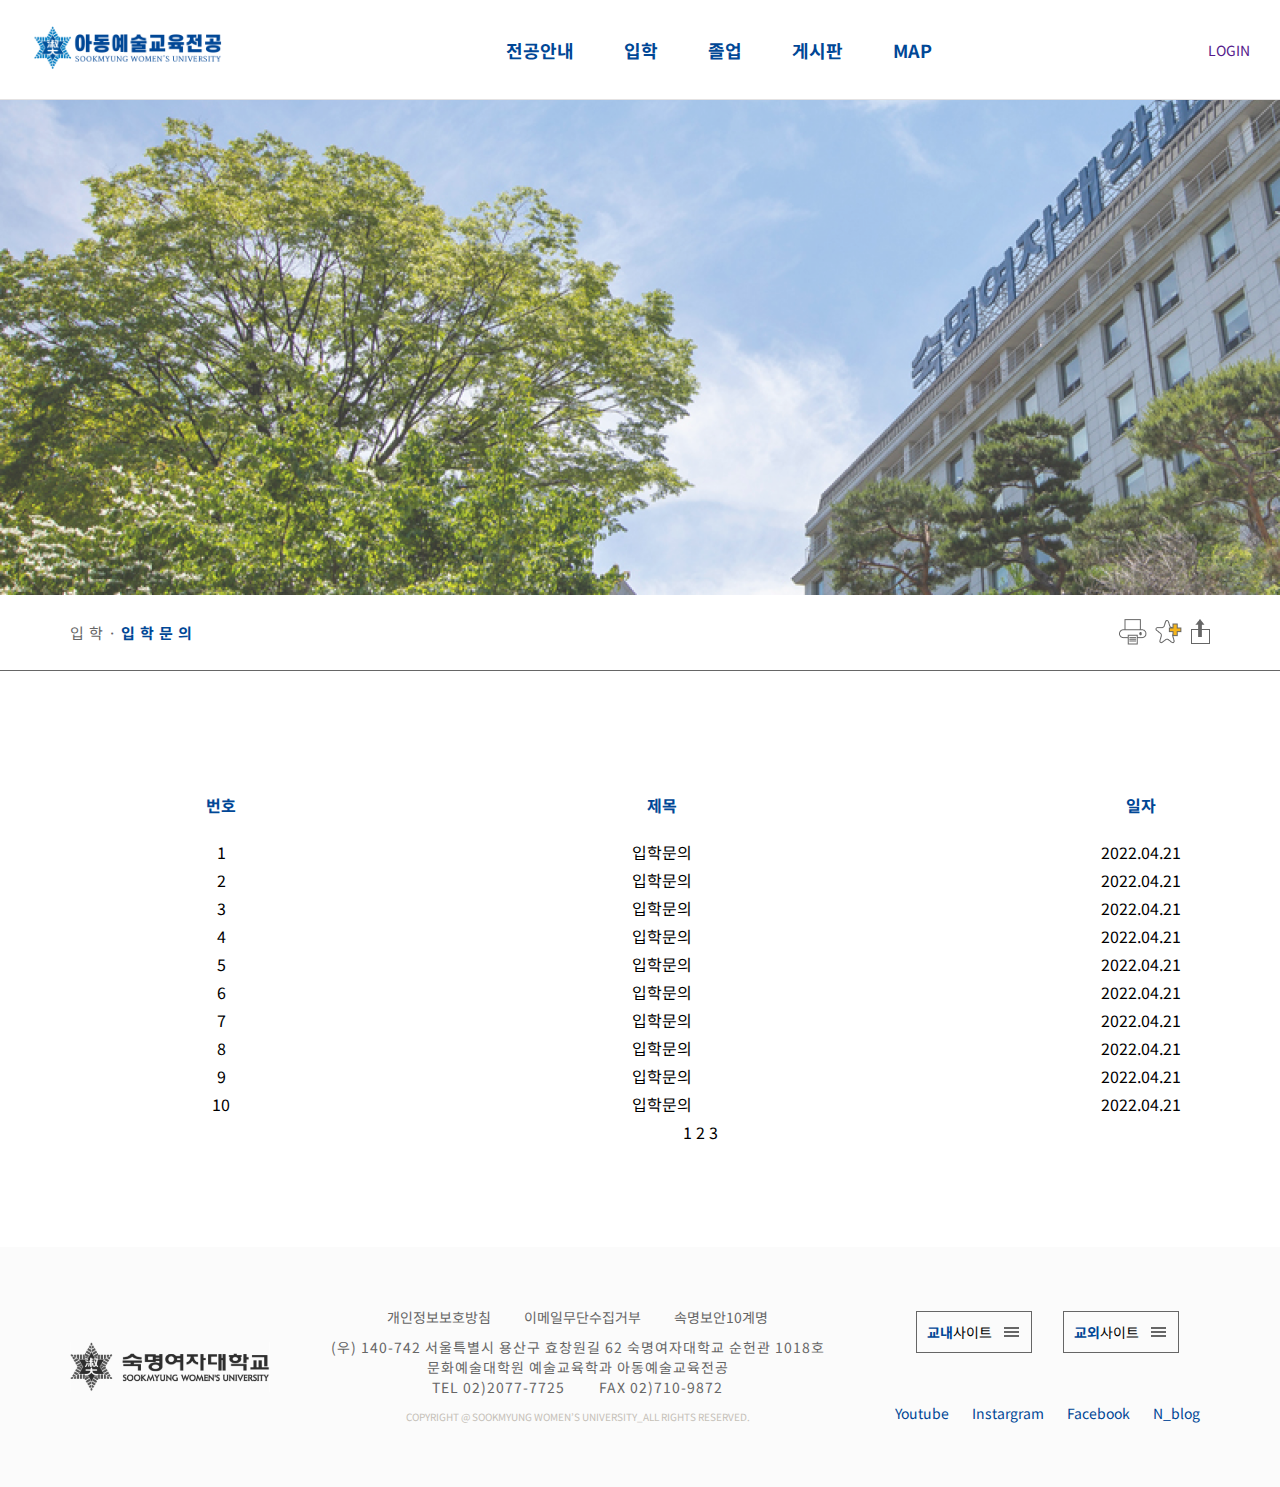
<file: sub7.html>
<!DOCTYPE html>
<html lang="en">
<head>
    <meta charset="UTF-8">
    <meta http-equiv="X-UA-Compatible" content="IE=edge">
    <meta name="viewport" content="width=device-width, initial-scale=1.0">
    <title>Document</title>
    <link rel="stylesheet" href="./sub7.css">
</head>
<body>
    <header>
        <article>
            <div class="logo">
                <a href="">
                    <img src="./img/logo.png" alt="HOME">
                </a>
            </div>
            <div class="nav">
                <ul>
                    <li>
                        <a href="">전공안내</a>
                        <div class="sub">
                            <a href="">인사말</a>
                            <a href="">전공소개</a>
                            <a href="">유관학과</a>
                            <a href="">학칙내규</a>
                        </div>
                    </li>
                    <li>
                        <a href="">입학</a>
                        <div class="sub">
                            <a href="">입학안내</a>
                            <a href="">입학문의</a>
                        </div>
                    </li>
                    <li>
                        <a href="">졸업</a>
                    </li>
                    <li>
                        <a href="">게시판</a>
                        <div class="sub">
                            <a href="">공지사항</a>
                            <a href="">자주 묻는 질문</a>
                            <a href="">자료실</a>
                        </div>
                    </li>
                    <li>
                        <a href="">MAP</a>

                    </li>
                </ul>
            </div>

            <div class="login">
                <a href="">login</a>
            </div>
        </article>
    </header>

    <main>
        <p class="visual">
            <img src="./img/backimg1.png">
        </p>

        <section class="sec1">
            <div class="con1">
                <div class="tit-sub">
                    <p>
                        <a>입학</a>
                    </p>
                    <p>·</p>
                    <p>
                        <a>입학문의</a>
                    </p>
                </div>
                <div class="share">
                    <a href="" alt="">
                        <img src="./img/share.jpg" alt="">
                    </a>
                </div>
            </div>
            </div>
        </section>

        <table class="sec2">
                <thead>
                    <tr>
                        <th>번호</th>
                        <th>제목</th>
                        <th>일자</th>
                    </tr>
                </thead>
                <tbody>
                    <tr>
                        <td>1</td>
                        <td>입학문의</td>
                        <td>2022.04.21</td>
                    </tr>
                    <tr>
                        <td>2</td>
                        <td>입학문의</td>
                        <td>2022.04.21</td>
                    </tr>
                    <tr>
                        <td>3</td>
                        <td>입학문의</td>
                        <td>2022.04.21</td>
                    </tr>
                    <tr>
                        <td>4</td>
                        <td>입학문의</td>
                        <td>2022.04.21</td>
                    </tr>
                    <tr>
                        <td>5</td>
                        <td>입학문의</td>
                        <td>2022.04.21</td>
                    </tr>
                    <tr>
                        <td>6</td>
                        <td>입학문의</td>
                        <td>2022.04.21</td>
                    </tr>
                    <tr>
                        <td>7</td>
                        <td>입학문의</td>
                        <td>2022.04.21</td>
                    </tr>
                    <tr>
                        <td>8</td>
                        <td>입학문의</td>
                        <td>2022.04.21</td>
                    </tr>
                    <tr>
                        <td>9</td>
                        <td>입학문의</td>
                        <td>2022.04.21</td>
                    </tr>
                    <tr>
                        <td>10</td>
                        <td>입학문의</td>
                        <td>2022.04.21</td>
                    </tr>
                </tbody>

                <tfoot>
                    <td colspan="3">
                        1 2 3
                    </td>
                </tfoot>            
        </table>
    </main>

    <footer>
        <div class="foot">
            <div class="flogo">
                <p>
                    <img src="./img/foot-logo.jpg" alt="">
                </p>
            </div>
            <div class="info">
                <p>
                    <a>개인정보보호방침</a>
                    <a>이메일무단수집거부</a>
                    <a>속명보안10계명</a>
                </p>

                <p>(우) 140-742 서울특별시 용산구 효창원길 62 숙명여자대학교 순헌관 1018호 <br>문화예술대학원 예술교육학과 아동예술교육전공<br>
                    <a>TEL 02)2077-7725</a> <a>FAX 02)710-9872</a>
                </p>

                <p>COPYRIGHT @ SOOKMYUNG WOMEN’S UNIVERSITY_ALL RIGHTS RESERVED. </p>
            </div>

            <div class="site">
                <div class="sm-site">
                    <div class="insite">
                        <p><b>교내</b>사이트</p>
                        <p>
                            <span></span>
                            <span></span>
                            <span></span>
                        </p>
                    </div>
                    <!-- <div class="sm-in">
                        <ul>
                            <li>대표홈페이지</li>
                            <li>특수대학원홈페이지</li>
                            <li>영유아교육학과</li>
                            <li>문화예술교육학과</li>
                        </ul>
                    </div> -->

                    <div class="outsite">
                        <p><b>교외</b>사이트</p>
                        <p>
                            <span></span>
                            <span></span>
                            <span></span>
                        </p>
                    </div>
                    <!-- <div class="sm-out">
                        <ul>
                            <li>문화예술교육사</li>
                            <li>한국문화예술진흥원</li>
                            <li>문화예술교육사</li>
                        </ul>
                    </div>                   -->
                </div>

                <div class="sns">
                    <a href="">Youtube</a>
                    <a href="">Instargram</a>
                    <a href="">Facebook</a>
                    <a href="">N_blog</a>
                </div>
            </div>
        </div>
    </footer>
</body>
</html>
</file>
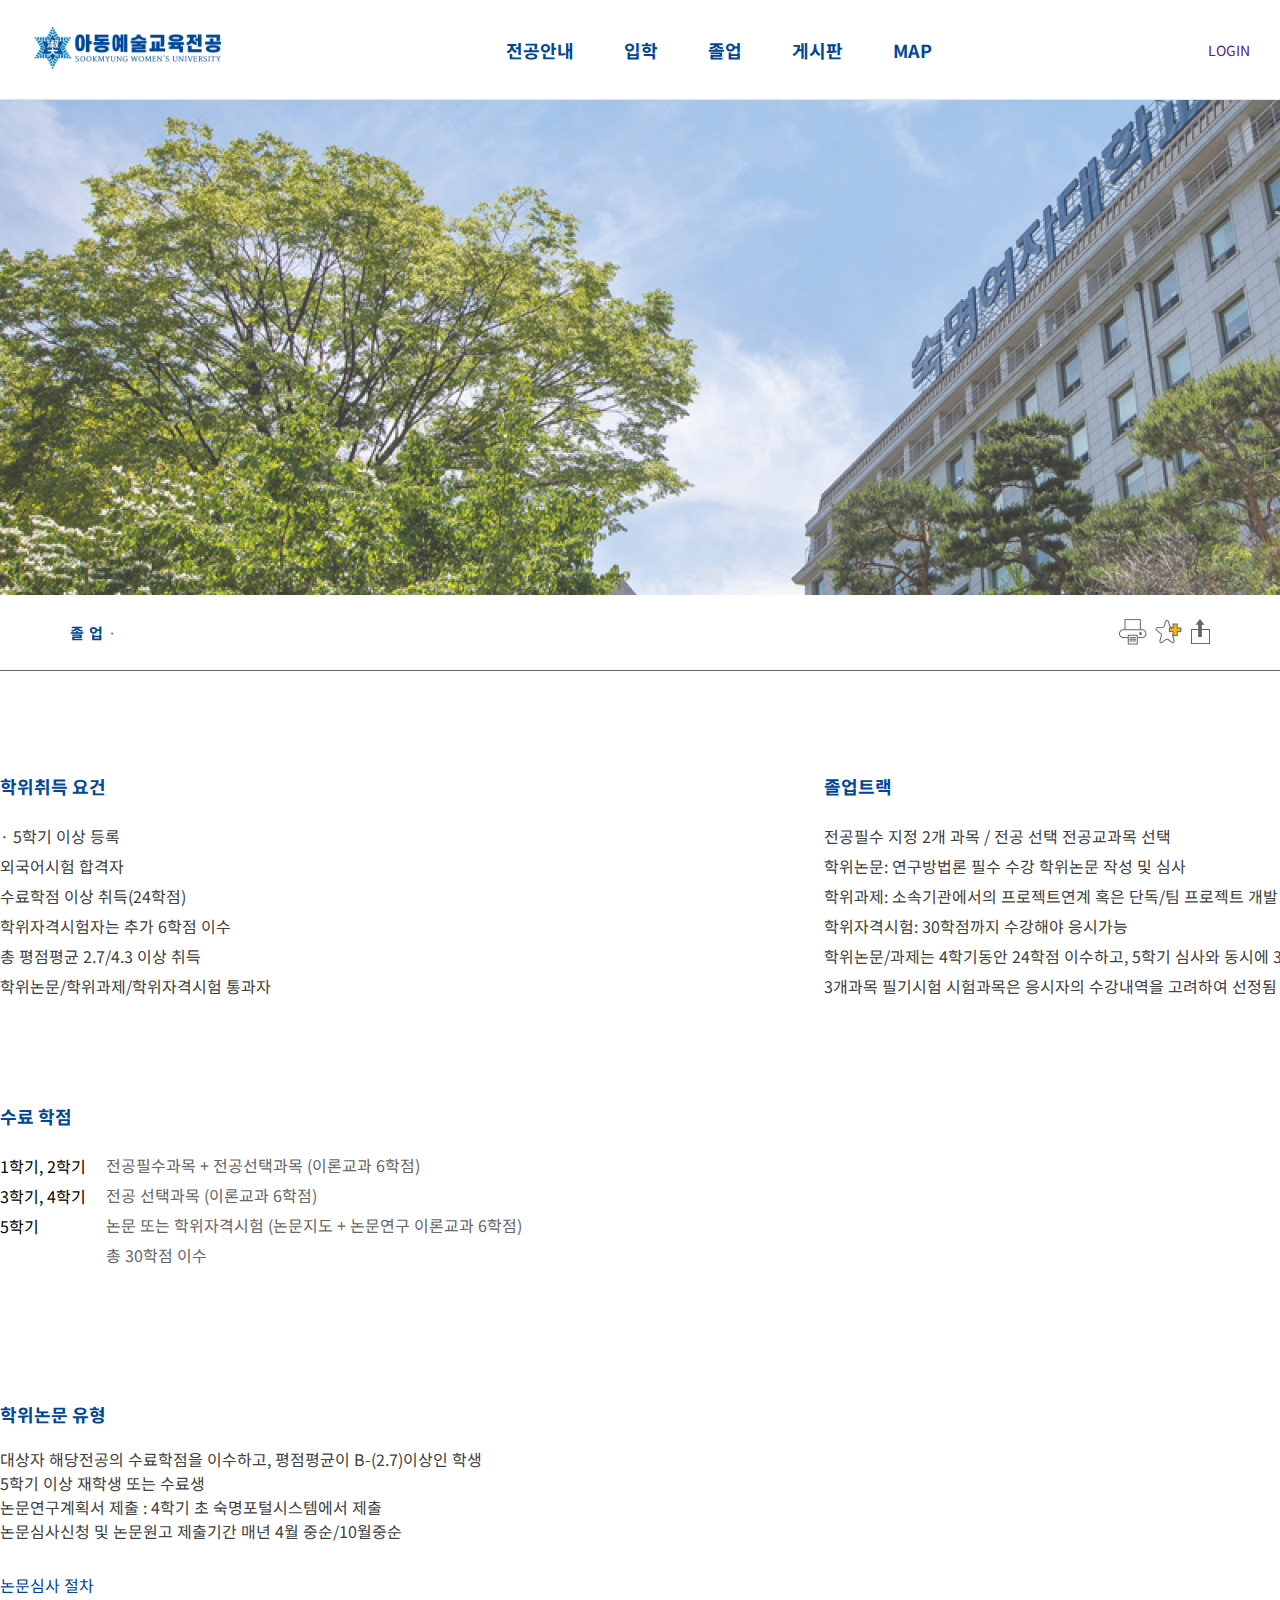
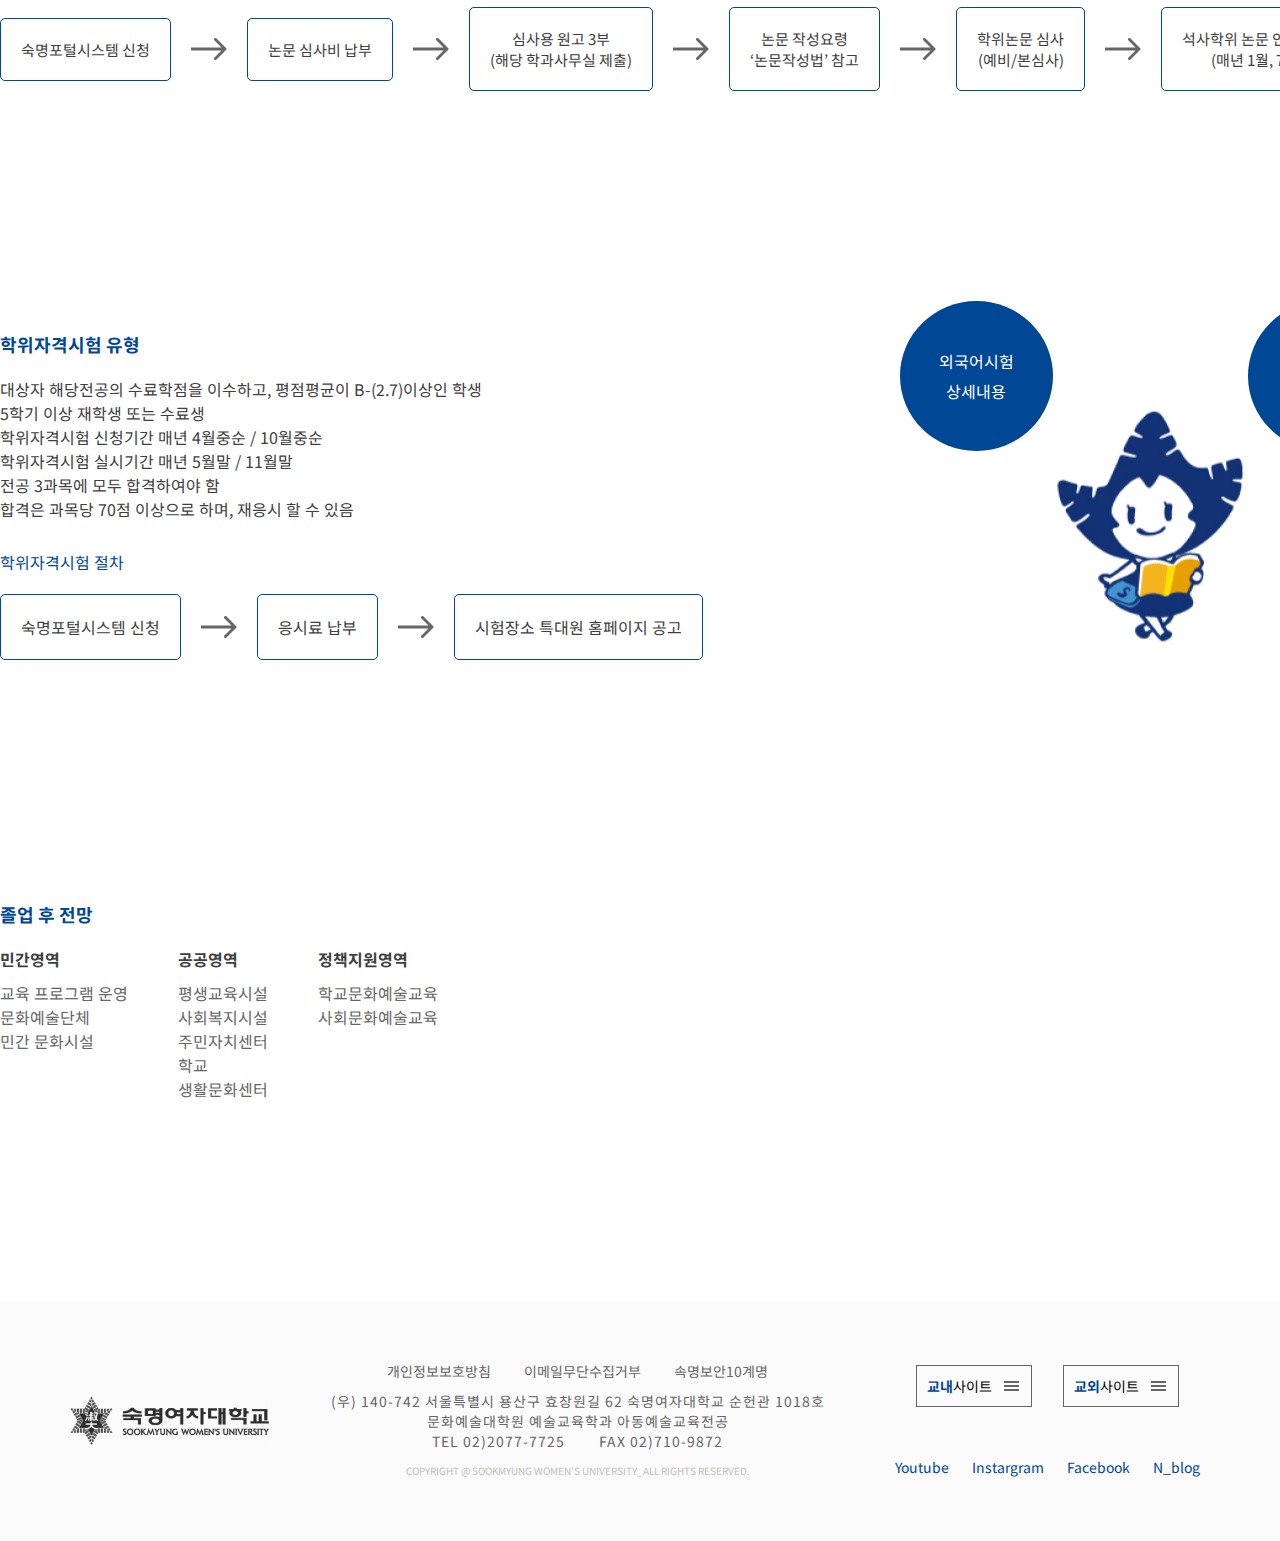
<file: sub8.html>
<!DOCTYPE html>
<html lang="en">

<head>
    <meta charset="UTF-8">
    <meta http-equiv="X-UA-Compatible" content="IE=edge">
    <meta name="viewport" content="width=device-width, initial-scale=1.0">
    <title>Document</title>
    <link rel="stylesheet" href="./sub8.css">
</head>

<body>
    <header>
        <article>
            <div class="logo">
                <a href="">
                    <img src="./img/logo.png" alt="HOME">
                </a>
            </div>
            <div class="nav">
                <ul>
                    <li>
                        <a href="">전공안내</a>
                        <div class="sub">
                            <a href="">인사말</a>
                            <a href="">전공소개</a>
                            <a href="">유관학과</a>
                            <a href="">학칙내규</a>
                        </div>
                    </li>
                    <li>
                        <a href="">입학</a>
                        <div class="sub">
                            <a href="">입학안내</a>
                            <a href="">입학문의</a>
                        </div>
                    </li>
                    <li>
                        <a href="">졸업</a>
                    </li>
                    <li>
                        <a href="">게시판</a>
                        <div class="sub">
                            <a href="">공지사항</a>
                            <a href="">자주 묻는 질문</a>
                            <a href="">자료실</a>
                        </div>
                    </li>
                    <li>
                        <a href="">MAP</a>

                    </li>
                </ul>
            </div>

            <div class="login">
                <a href="">login</a>
            </div>
        </article>
    </header>

    <main>
        <p class="visual">
            <img src="./img/backimg1.png">
        </p>

        <section class="sec1">
            <div class="con1">
                <div class="tit-sub">
                    <p>
                        <a>졸업</a>
                    </p>
                    <p>·</p>
                    <p>
                        <a></a>
                    </p>
                </div>
                <div class="share">
                    <a href="" alt="">
                        <img src="./img/share.jpg" alt="">
                    </a>
                </div>
            </div>
            </div>
        </section>

        <section class="sec2">
            <ul>
                <li class="tit1">
                    <p class="tit">학위취득 요건</p>
                    <div class="txt">
                        <p>· 5학기 이상 등록</p>
                        <p>외국어시험 합격자</p>
                        <p>수료학점 이상 취득(24학점)</p>
                        <p>학위자격시험자는 추가 6학점 이수</p>
                        <p>총 평점평균 2.7/4.3 이상 취득</p>
                        <p>학위논문/학위과제/학위자격시험 통과자</p>
                    </div>
                </li>
                <li class="tit2">
                    <p class="tit">졸업트랙</p>
                    <div class="txt">
                        <p>전공필수 지정 2개 과목 / 전공 선택 전공교과목 선택</p>
                        <p>학위논문: 연구방법론 필수 수강 학위논문 작성 및 심사</p>
                        <p>학위과제: 소속기관에서의 프로젝트연계 혹은 단독/팀 프로젝트 개발 및 실행</p>
                        <p>학위자격시험: 30학점까지 수강해야 응시가능</p>
                        <p>학위논문/과제는 4학기동안 24학점 이수하고, 5학기 심사와 동시에 30학점으로 인정됨</p>
                        <p>3개과목 필기시험 시험과목은 응시자의 수강내역을 고려하여 선정됨</p>
                    </div>
                </li>
            </ul>
        </section>

        <section class="sec3">
            <ul>
                <li></li>
                <li>
                    <div class="txt">
                        <p class="tit">수료 학점</p>
                        <p>1학기, 2학기</p>
                        <p>3학기, 4학기</p>
                        <p>5학기</p>
                    </div>
                    <div class="txt-1">
                        <p>전공필수과목 + 전공선택과목 (이론교과 6학점)</p>
                        <p>전공 선택과목 (이론교과 6학점)</p>
                        <p>논문 또는 학위자격시험 (논문지도 + 논문연구 이론교과 6학점)</p>
                        <p>총 30학점 이수</p>
                    </div>
                </li>
            </ul>
        </section>

            <section class="sec4">
                <ul>
                    <li>
                        <p class="tit">학위논문 유형</p>
                        <div class="txt">
                            <p>대상자 해당전공의 수료학점을 이수하고, 평점평균이 B-(2.7)이상인 학생</p>
                            <p>5학기 이상 재학생 또는 수료생</p>
                            <p>논문연구계획서 제출 : 4학기 초 숙명포털시스템에서 제출</p>
                            <p>논문심사신청 및 논문원고 제출기간 매년 4월 중순/10월중순</p>
                        </div>
                    </li>
                    <li class="system">
                        <p class="tit-">논문심사 절차</p>
                        <div>
                            <p class="box">숙명포털시스템 신청</p>
                            <p class="arrow"><img src="./img/Arrow 16.jpg"></p>
                            <p class="box">논문 심사비 납부</p>
                            <p class="arrow"><img src="./img/Arrow 16.jpg"></p>
                            <p class="box">심사용 원고 3부 <br> (해당 학과사무실 제출)</p>
                            <p class="arrow"><img src="./img/Arrow 16.jpg"></p>
                            <p class="box">논문 작성요령 <br>‘논문작성법’ 참고</p>
                            <p class="arrow"><img src="./img/Arrow 16.jpg"></p>
                            <p class="box">학위논문 심사 <br>(예비/본심사)</p>
                            <p class="arrow"><img src="./img/Arrow 16.jpg"></p>
                            <p class="box">석사학위 논문 인쇄본 제출<br> (매년 1월, 7월경)</p>
                        </div>
                    </li>
                </ul>
            </section>

            <section class="sec5">
                <ul>
                    <li class="gradutest">                            
                            <div class="txt">
                                <p class="tit">학위자격시험 유형</p>
                                <p>대상자 해당전공의 수료학점을 이수하고, 평점평균이 B-(2.7)이상인 학생</p>
                                <p>5학기 이상 재학생 또는 수료생</p>
                                <p>학위자격시험 신청기간 매년 4월중순 / 10월중순</p>
                                <p>학위자격시험 실시기간 매년 5월말 / 11월말</p>
                                <p>전공 3과목에 모두 합격하여야 함</p>
                                <p>합격은 과목당 70점 이상으로 하며, 재응시 할 수 있음</p>
                            </div>
                            <div class="indi">
                                <a href>외국어시험<br> 상세내용</a>
                                <p> <img src="./img/character_new35 3.jpg" alt=""></p>
                                <a href>졸업 <br> 상세내용</a>
                            </div>
                        </div>
                    </li>
                    <li class="gradu">
                        <p class="tit-l">학위자격시험 절차</p>
                        <div class="test">
                            <p class="box">숙명포털시스템 신청</p>
                            <p class="arrow"><img src="./img/Arrow 16.jpg"></p>
                            <p class="box">응시료 납부</p>
                            <p class="arrow"><img src="./img/Arrow 16.jpg"></p>
                            <p class="box">시험장소 특대원 홈페이지 공고</p>
                        </div>
                    </li>
                </ul>
            </section>

        <section class="sec6">
            <ul>
                <p class="tit">졸업 후 전망</p>
                <div class="box2">
                    <li>
                        <p>민간영역</p>
                        <p>교육 프로그램 운영</p>
                        <p>문화예술단체</p>
                        <p>민간 문화시설</p>
                    </li>
                    <li>
                        <p>공공영역</p>
                        <p>평생교육시설</p>
                        <p>사회복지시설</p>
                        <p>주민자치센터</p>
                        <p>학교</p>
                        <p>생활문화센터</p>
                    </li>
                    <li>
                        <p>정책지원영역</p>
                        <p>학교문화예술교육</p>
                        <p>사회문화예술교육</p>
                    </li>
                </div>
            </ul>
        </section>
    </main>

    <footer>
        <div class="foot">
            <div class="flogo">
                <p>
                    <img src="./img/foot-logo.jpg" alt="">
                </p>
            </div>
            <div class="info">
                <p>
                    <a>개인정보보호방침</a>
                    <a>이메일무단수집거부</a>
                    <a>속명보안10계명</a>
                </p>

                <p>(우) 140-742 서울특별시 용산구 효창원길 62 숙명여자대학교 순헌관 1018호 <br>문화예술대학원 예술교육학과 아동예술교육전공<br>
                    <a>TEL 02)2077-7725</a> <a>FAX 02)710-9872</a>
                </p>

                <p>COPYRIGHT @ SOOKMYUNG WOMEN’S UNIVERSITY_ALL RIGHTS RESERVED. </p>
            </div>

            <div class="site">
                <div class="sm-site">
                    <div class="insite">
                        <p><b>교내</b>사이트</p>
                        <p>
                            <span></span>
                            <span></span>
                            <span></span>
                        </p>
                    </div>
                    <!-- <div class="sm-in">
                        <ul>
                            <li>대표홈페이지</li>
                            <li>특수대학원홈페이지</li>
                            <li>영유아교육학과</li>
                            <li>문화예술교육학과</li>
                        </ul>
                    </div> -->

                    <div class="outsite">
                        <p><b>교외</b>사이트</p>
                        <p>
                            <span></span>
                            <span></span>
                            <span></span>
                        </p>
                    </div>
                    <!-- <div class="sm-out">
                        <ul>
                            <li>문화예술교육사</li>
                            <li>한국문화예술진흥원</li>
                            <li>문화예술교육사</li>
                        </ul>
                    </div>                   -->
                </div>

                <div class="sns">
                    <a href="">Youtube</a>
                    <a href="">Instargram</a>
                    <a href="">Facebook</a>
                    <a href="">N_blog</a>
                </div>
            </div>
        </div>
    </footer>
</body>

</html>
</file>
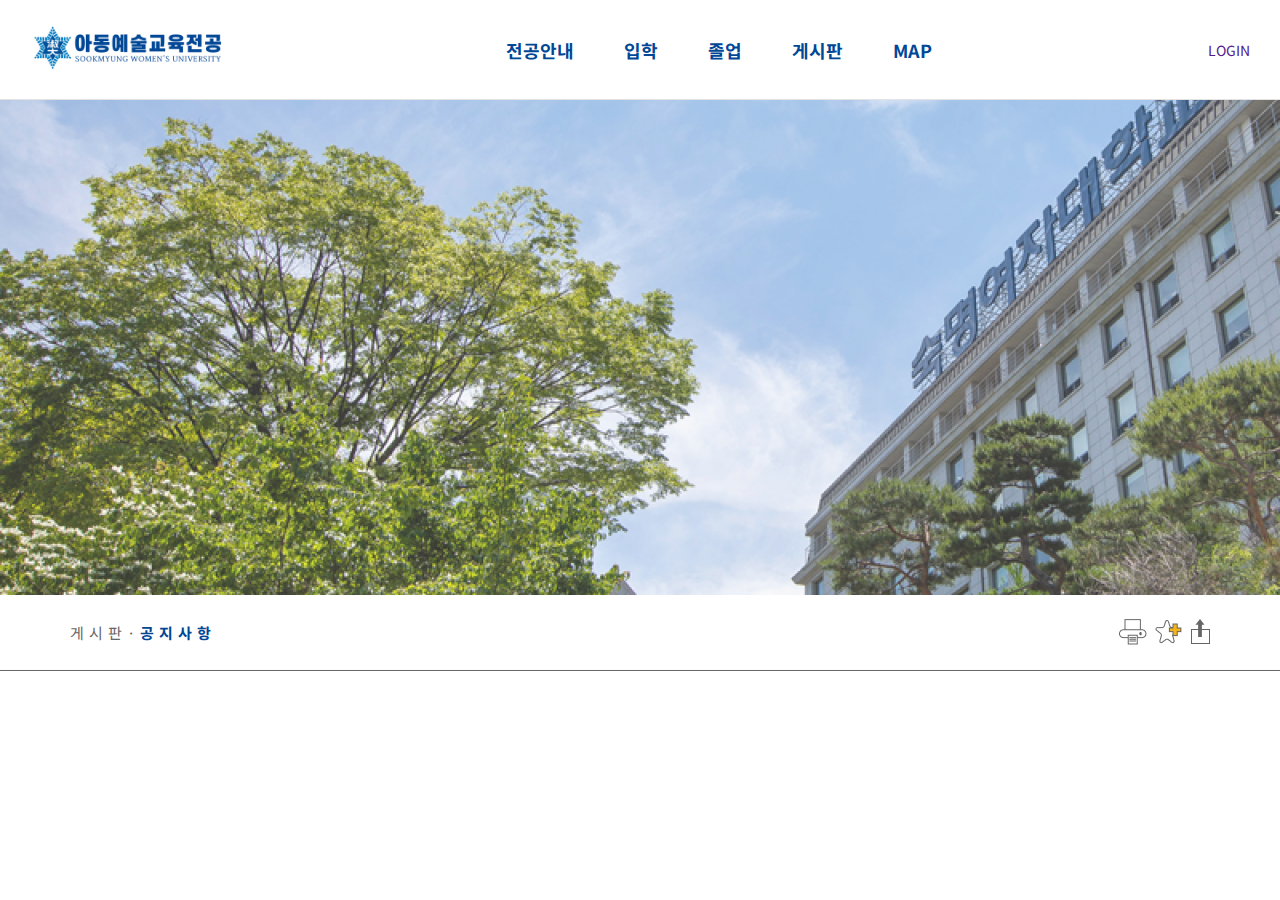
<file: sub9.html>
<!DOCTYPE html>
<html lang="en">
<head>
    <meta charset="UTF-8">
    <meta http-equiv="X-UA-Compatible" content="IE=edge">
    <meta name="viewport" content="width=device-width, initial-scale=1.0">
    <title>Document</title>
    <link rel="stylesheet" href="./sub9.css">
</head>
<body>
    <header>
        <article>
            <div class="logo">
                <a href="">
                    <img src="./img/logo.png" alt="HOME">
                </a>
            </div>
            <div class="nav">
                <ul>
                    <li>
                        <a>전공안내</a>
                        <div class="sub">
                            <a href="sub1.html">인사말</a>
                            <a href="sub2.html">전공소개</a>
                            <a href="sub5.html">유관학과</a>
                        </div>
                    </li>
                    <li>
                        <a>입학</a>
                        <div class="sub">
                            <a href="sub6.html">입학안내</a>
                            <a href="sub7.html">입학문의</a>
                        </div>
                    </li>
                    <li>
                        <a href="sub8.html">졸업</a>
                    </li>
                    <li>
                        <a>게시판</a>
                        <div class="sub">
                            <a href="">공지사항</a>
                            <a href="">자주 묻는 질문</a>
                            <a href="sub12.html">자료실</a>
                        </div>
                    </li>
                    <li>
                        <a href="sub13.html">MAP</a>

                    </li>
                </ul>
            </div>

            <div class="login">
                <a href="">login</a>
            </div>
        </article>
    </header>

    <main>
        <p class="visual">
            <img src="./img/backimg1.png">
        </p>

        <section class="sec1">
            <div class="con1">
                <div class="tit-sub">
                    <p>
                        <a>게시판</a>
                    </p>
                    <p>·</p>
                    <p>
                        <a>공지사항</a>
                    </p>
                </div>
                <div class="share">
                    <a href="" alt="">
                        <img src="./img/share.jpg" alt="">
                    </a>
                </div>
            </div>
            </div>
        </section>

        <section class="sec2">
        </section>
</body>
</html>
</file>
<file: sm.css>
@import url(./common.css);

main{
    position: relative;
}

.set1 > .m1 > ul{  
    position: absolute;
    top: 28%;
    right: 0px;
    display: flex;
    justify-content: space-evenly;
    align-items: center;
}


.set1 > .m1 > ul > li{
    display: inline-block;
    width: 350px;
    height: 300px;
    text-align: center;
    margin: 0 20px;
    padding: 50px;
    border: 1px solid rgba(0, 71, 150, 0.1);
    border-radius: 10px;
    background-color: white;
}

.set1 > .m1 > ul > li > p{
    padding: 10px;
}

.set1 > .m1 > ul > li > a img{
    position: absolute;
    bottom: 0;
    transform: translate(-70%, -30%);
    width: 30px;
    margin: 10px;
}

.set1 > .m1 > ul > li > p:nth-of-type(2){
    color: #004796;
    font-size: 1.5rem;
    font-weight: bold;
    
}

.set1 > .m1 > ul > li > p:nth-of-type(3){
    font-size: 14px;
}

.set1 > .m1 > .text1{
    position: absolute; 
    left: 10%;
    top: 10%;
    font-size: 4.6rem;
    color: white;
    text-align: center;
    text-shadow: 1px 1px 0px rgba(0,0,0,0.3);
}

.set1 > .m1 > .text1 > p:nth-of-type(3){
    font-size: 28px;
    letter-spacing: 10px;
    text-transform: uppercase;
}

.set1 .m1 .indi a{
    color: rgba(255,255,255,0.5);
    position: absolute;
    top: 12%;
    display: flex;
    justify-content: space-between;
    font-size: 5rem;
}

.set1 .m1 .indi a:nth-of-type(1){
    left: 40px;
}

.set1 .m1 .indi a:nth-of-type(2){
    right: 40px;
}

.quick{
    position: fixed;
    display: block;
    right: 0px;
    top: 15%;
    width: 90px;
    text-align: center;
    background-color: white;
    border-radius: 5%;
    z-index: 5;
    border: 1px solid #004796;
}

.quick p{
    background-color: #004796;
    color: white;
    margin: 0;
    border-radius: 5px 5px 0 0;
    padding: 10px;
}

.quick a{
    margin: 20px;
    line-height: 30px;
}

.quick a:nth-of-type(3){
    margin: 20px 0;
}

.quick button{
    position: fixed;
    transform: translate(-40%, 40%);
    border-radius: 100%;
    border: 1px solid #004796;
    color: #004796;
    padding: 2px;
    width:30px;
    height: 30px;
    background-color: white;
}

/*  */

.set2{
    margin: 200px auto;
}

.set2 article{
    display: flex;
    justify-content: space-evenly;
    align-items: center;
}

.set2 article .text2{
    width: 35%;
}

.set2 article ul li{
    padding: 10px;
}

.set2 .text2 .board {
    border-bottom: 2px solid #004796;
}

.set2 .text2 .board2 {
    font-size: 20px;
    font-weight: bold;
    margin-left: 10px;
}

.set2 .text2 ul.board2-1{
    display: none;
}

.set2 .text2 div.board2-1:hover ul.board2-1{
    display: block;
}

.set2 .text2 .board2 a{
    margin-right: 20px;
}


.set2 .text2 .board .plus{
    border: 1px solid #004796;
    border-radius: 100%;
    width: 25px;
    text-align: center;
    align-items: center;
}

.set2 article .text2 .board {
    display: flex;
    justify-content: space-between;
    align-items: center;
    padding-bottom: 10px;
}

.set2 article ul li{
    display: flex;
    justify-content: space-between;
    align-items: center;
}

.set2 article ul li p:nth-of-type(1){
    color: #004796;
    font-weight: bold;
}

.set2 article ul li b{
    color: #F4B41C;
}

.set2 article .banner{
    position: relative;
    border: 1px solid #004796;
    padding: 50px;
    font-size: 1.5rem;
    width: 30%;
    text-align: center;
    color: #004796;
}

.set2 article .banner a{
    position: absolute;
    bottom: 10px;
    left: 10px;    
    width: 30%;
    padding: 5px;
    font-size: 60%;
    border-bottom: 2px solid #F4B41C;
}


/*  */

.set3 {
    position: relative;
    background-color: #004796;
    padding: 200px 0;
}

.set3 .txt1, .txt2{
    color: rgba(255,255,255,0.1);
    font-weight: bold;
    font-size: 9rem;
    text-align: center;
    letter-spacing: 4px;
    position: absolute;
    white-space: nowrap;
    display: flex;
    width:2248px;
    
}
.set3 .txt1 p, .txt2 p{margin:0;}

.set3 .txt1{ 
    left: 0;
    top: 0;
    animation: txtmove 10s infinite linear;
}

.set3 .txt2{
    left: 0;
    bottom: 0;
    animation: txt2move 10s infinite linear;
}

@keyframes txtmove {
    0%{transform: translateX(-100%);}
    100%{transform: translateX(0%);}
}

@keyframes txt2move {
    0%{transform: translateX(0%);}
    100%{transform: translateX(-100%);}
}

.set3 .vdo ul{
    display: flex;
    justify-content: space-evenly;
    align-items: center;
    bottom: 50px;
}

.set3 .vdo ul li{
    position: relative;
}

.set3 .vdo ul li p{
    display: flex;
    align-items: center;
}

.set3 .vdo ul li p img{
    border-radius: 100%;
    width: 400px;
    height: 400px;
    border: 5px solid white;    
}

.set3 .vdo ul li p:nth-of-type(2){
    position: absolute;
    transform: translate(30%, 30%);
    color: white;
    width: 250px;
    text-align: center;
}

.set3 .vdo ul li:nth-of-type(3) p:nth-of-type(2){
    transform: translate(50%, 30%);
}

.set3 .vdo ul li > p > a{
    color: rgba(255, 255, 255, 0.8);
    font-size: 5rem;
    position: absolute;
    left: 50px;
    transform: translate(150%,5%);
}

.set3 .vdo ul li:hover > p:nth-of-type(1){
    opacity: 1;
}

.set3 .vdo ul li:hover > p:nth-of-type(1) > a{
    font-size: 5.5rem;
    transform: translate(130%, 5%);
}


/*  */

.set4 .photo{
    position: relative;
    width: 100%;
    flex-shrink: 0;
}

.set4 .photo ul{
    display: flex;
    margin: 0 auto;
    width: 80%;
}

.set4 .photo ul li{
    margin: 100px 30px ;
    overflow: hidden;
}


.set4 .photo ul li p{
    text-align: center;
}

.set4 .indi4 a{
    color: #004796;
    z-index: 2;
    font-size: 4rem;
}

.set4 .indi4 a:nth-of-type(1){
    position: absolute;
    left: 5%;
    top: 35%;
}

.set4 .indi4 a:nth-of-type(2){
    position: absolute;
    right: 5%;
    top: 35%;
}
</file>
<file: sub1.css>
@import url(./common.css);
@import url(./sub_common.css);

main .con1 .tit-sub p:nth-of-type(3){
    color: #004796;
    font-weight: bold;
}

main .sec2{
    margin: 100px;
    padding-bottom: 20px;
}

main .sec2 .box1, .box2, .box3, .box4{
    padding: 30px;    
    margin: 50px;
}

main .sec2 b, h3, ul{
    color: #004796;
    margin-top: 10px;
}

main .sec2 .box1 h3{
    font-size: 2rem;
}

main .sec2 .box1 p:nth-of-type(1){
    color: #666666;
    letter-spacing: 1px;
    line-height: 25px;
}

main .sec2 ul li{
    list-style-type:disc;
    margin-left: 20px;
}

main .sec2 img{
    height: 200px;
}

main .sec2 .box1 p{
    margin-left: 20;
}

main .sec2 .box2, .box1{
    display: flex;
    justify-content: space-evenly;
    align-items: center;
    color: #666666
}

main .sec2 .box3 p{
    order: 2;
}

main .sec2 .box3{
    display: flex;
    justify-content: space-evenly;
    align-items: center;
    color: #666666
}

main .sec2 .box3-fl,.box2-fl h3{
    margin-top: 0;
}

main .sec2 .box4{
    display: flex;
    justify-content: space-evenly;
    align-items: center;
}

main .sec2 .box4 li{
    color: #004796;
    padding: 10px;
}

main .sec2 .box4 li span{
    color: #666666;
}

/*  */

main .sec2 .box5{
    margin: 100px auto;
    text-align: center;
    width: 60%;
}

main .sec2 .box5 p:nth-of-type(1) img{
    width: 5%;
    height: 5%;
}

main .sec2 .box5 .box-p p:nth-of-type(2){
    width: 80%;
    margin: 100px auto;
    color: #666666;
    text-align: left;
    line-height: 1.7;
}

main .sec2 .box5 p:nth-of-type(2) span{
    color: #004796;
}

main .sec2 .box5 .box5-li{
    display: flex;
    justify-content: space-evenly;
    align-items: center;
}



main .sec2 .box5 .box5-li li{
    list-style: none;
    border: 2px solid #9FCEE8;
    width: 200px;
    text-align: center;
    padding: 30px;
    border-radius: 5%;
}

main .sec2 .box5 ul li p{
    color: #666666;
}


main .sec2 .box5 .box5-foot {
    list-style: none;
    display: flex;
    justify-content: space-evenly;
    align-items: center;
    margin-left: 0px;
}

main .sec2 .box5 .box5-foot li{
    list-style: none;
}

main .sec2 .box5 .box5-li li:nth-of-type(1){
    padding: 43px;
}
</file>
<file: sub10.css>
@import url(./common.css);
@import url(./sub_common.css);

main{
    width: 100%;
}

main .con1 .tit-sub p:nth-of-type(3){
    color: #004796;
    font-weight: bold;
}

/*  */

.sec2{
    width: 1400px;
    margin: 100px auto;
    text-align: center;
}
</file>
<file: sub11.css>
@import url(./common.css);
@import url(./sub_common.css);

main{
    width: 100%;
}

main .con1 .tit-sub p:nth-of-type(3){
    color: #004796;
    font-weight: bold;
}

/*  */

.sec2{
    width: 1400px;
    margin: 100px auto;
    text-align: center;
}
</file>
<file: sub12.css>
@import url(./common.css);
@import url(./sub_common.css);

main{
    width: 100%;
}

main .con1 .tit-sub p:nth-of-type(5){
    color: #004796;
    font-weight: bold;
}

/*  */

.sec2, .sec3{
    width: 1400px;
    margin: 100px auto;
}

.sec2 ul{
    display: flex;
    justify-content: center;
    align-items: center;
    margin: 100px auto;
}

.sec2 ul li a{
    padding: 20px;
    font-size: 1.5rem;
    color: #004796;
    font-weight: bold;
    display: block;
}
.sec2 ul li a.active::after{
    content:'';
    display:block;
    border-bottom:2px solid #004796;
}

/*  */

.sec3 ul{
    display: flex;
    flex-wrap: wrap;
    justify-content: space-evenly;
    align-items: flex-start;
}

.sec3 li{
    margin: 50px;
}

.sec3 li img{
    width: 220px;
    height: 280px;
    border-radius: 5px;
    transition: 0.7s;
    border: 1px solid #eee;
}

.sec3 li img:hover{
    transform: scale(1.2)
}

.sec3 li p span{
    color: #404040;
    font-size: 15px;
}

.sec3 li p:nth-of-type(2){
    text-align: center;
    padding-top: 20px;
    color: #004796;
    font-size: 18px;
}

.sec3 li p:nth-of-type(3){
    text-align: center;
    padding-top: 30px;
    color: #666666;
}

.number{
    margin: 100px auto;
    text-align: center;
}

.number a{
    margin: 10px;
}
</file>
<file: sub13.css>
@import url(./common.css);
@import url(./sub_common.css);

main{
    width: 100%;
    margin: 100px auto;
}

main .con1 .tit-sub p:nth-of-type(1){
    color: #004796;
    font-weight: bold;
}

/*  */
.map{position: relative;}


.map .mapimg{
    background-color: #eee;
    width: 1200px;
    height:730px ;
    transform: translate(30%,10%);
}

.map p{    
    text-align: center;
    margin: 0px auto;
    padding: 20px;
    border-bottom: 1px solid #004796;
    width: 1200px;
    transform: translatey(100%);
    color: #004796;
    font-size: 20px;
}

.sec2, .sec3, .sec4, .sec5{
    display: flex;
    justify-content: flex-start;
    align-items: center;
    transform: translate(10%,10%);
    width: 1400px;
    margin: 100px auto;
}

.sec2 p img, .sec3 p img, .sec4 p img, .sec5 p img {
    margin-right: 50px;
}

.sec2 ul li, .sec3 ul li, .sec4 ul li, .sec5 ul li{
    line-height: 30px;
}

li:nth-of-type(1){
    color: #004796;
    font-weight: bold;
    margin-bottom: 10px;
}

.sec5 li{
    
}

.sec5 li a{
    color: crimson;
    font-weight: lighter;
    margin-left: 10px;
}
</file>
<file: sub2.css>
@import url(./common.css);
@import url(./sub_common.css);

main{
    width: 100%;
}

main .con1 .tit-sub p:nth-of-type(5){
    color: #004796;
    font-weight: bold;
}

.sec2{
    width: 1400px;
    margin: 100px auto;
}

.sec2 ul{
    display: flex;
    justify-content: center;
    align-items: center;
    margin: 100px auto;
}

.sec2 ul li{
    padding: 20px;
    font-size: 1.5rem;
    color: #004796;
    font-weight: bold;
}

.sec2 ul li:nth-of-type(2){
    color: #004796;
}

/*  */

main .sec3 p{
    width: 1400px;
    margin: 100px auto;
    line-height: 30px;
}

/*  */

main .sec4{
    width: 700px; height:700px;
    text-align: center;
    margin: 100px auto;
    transform-style: preserve-3d;
    position: relative;
}
main .sec4 .ani-circle {
    width: 40%;
    border-radius: 100%;
    /* animation: circle-move 10s infinite linear; */
}

@keyframes circle-move{
    0%{transform: rotateZ(0deg);}
    100%{transform: rotatez(360deg);}
}

main .sec4 .ani-circle h3{
    position: absolute;
    left:calc(50% - 100px); top:calc(50% - 100px);
    background-color: #004796;
    color: white;
    width: 200px;
    height: 200px;
    border-radius: 100%;
    padding: 50px;
    text-align: center;
    font-size: 25px;
    margin:0;
}

main .sec4 .ani-circle p{
    background-color: #D8F0FE;
    color: #004796;
    width: 150px;
    height: 150px;
    border-radius: 100%;
    padding: 40px;
    text-align: center;
    font-size: 15px;
    position: absolute;
    left:calc(50% - 75px); top:calc(50% - 75px);
}

main .sec4 .ani-circle p:nth-of-type(1){
    top: 0%;
}

main .sec4 .ani-circle p:nth-of-type(2){
    left: 0%;
    top: calc(40% - 50px);
    transform: rotateZ(-0deg);
}

main .sec4 .ani-circle p:nth-of-type(3){
    left: calc(80% - 10px);
    top: calc(40% - 50px);
}

main .sec4 .ani-circle p:nth-of-type(4){
    transform: translate(-80%, 180%);
    left: calc(80% - 10px);
}

main .sec4 .ani-circle p:nth-of-type(5){
    right: calc(70% - 40px);
    transform: translate(-110%, 180%);
}



/*  */

main .sec5{
    width: 1400px;
    margin: 100px auto;
}

main .sec5 ul li{
    display: flex;
    align-items:stretch;
    padding: 30px;
}

main .sec5 ul li p:nth-of-type(1){
    padding-right: 100px;
}

main .sec5 ul li p:nth-of-type(2){
    line-height: 30px;
}

main .sec5 ul li:nth-of-type(1) p:nth-of-type(1){
    font-weight: bold;
    padding-right: 65px;
}

main .sec5 ul li:nth-of-type(2) p:nth-of-type(1){
    font-weight: bold;
}

main .sec5 ul li:nth-of-type(3) p:nth-of-type(1){
    font-weight: bold;
}

main .sec5 ul li:nth-of-type(4) p:nth-of-type(1){
    padding-right: 90px;
    font-weight: bold;
}

main .sec5 ul li:nth-of-type(5) p:nth-of-type(2){
    padding-left: 65px;
}

main .sec5 ul li p:nth-of-type(2) span{
    color: #F4B41C;
}
</file>
<file: sub3.css>
@import url(./common.css);
@import url(./sub_common.css);

main{
    width: 100%;
}

main .con1 .tit-sub p:nth-of-type(5){
    color: #004796;
    font-weight: bold;
}

.sec2{
    width: 1400px;
    margin: 100px auto;
}

.sec2 ul{
    display: flex;
    justify-content: center;
    align-items: center;
    margin: 100px auto;
}

.sec2 ul li a{
    padding: 20px;
    font-size: 1.5rem;
    color: #004796;
    font-weight: bold;
    display: block;
}
.sec2 ul li a.active::after{
    content:'';
    display:block;
    border-bottom:2px solid #004796    

}


/*  */

h3{color: #004796;}

.sec3{
    width: 1400px;
    margin: 100px auto;
}

.sec4{
    width: 1400px;
    margin: 100px auto;
}

.sec4 ul{
    padding: 50px;
    background-color: rgba(244,180,28,0.1);    
    border-radius: 10px;
}

.sec4 ul li{
    display: flex;
    justify-content:space-between;
    align-items: center;
    padding: 20px;
}

.sec4 ul .tit{
    color: #004796;
    font-size: 20px;
}

.sec4 ul .tit > p{
    width:45%; 
    border-bottom: 2px solid #004796;
    text-align: center;
}

.sec4 ul .txt > p{
    flex-shrink: 0;
}

.sec4 ul .txt > p:nth-of-type(1){
    width:3%; margin-bottom:auto;
}

.sec4 ul .txt > p:nth-of-type(2){
    margin-right: auto;
}

.sec4 ul .txt > p:nth-of-type(2),
.sec4 ul .txt > p:nth-of-type(3){
    width:45%;
    position: relative;
}

.sec4 ul .txt > p:nth-of-type(3)::before{
    content: '→';    
    color: #F4B41C;
    align-items: center;
    position:absolute;
    left:0; top:0;
    transform: translateX(-400%);
}

.sec4 ul li.tit p:nth-of-type(2){
}

.sec4 ul li.txt p:nth-of-type(2){
}

.sec4 ul li.txt p:nth-of-type(3){
}

/*  */

.sec5{
    width: 1400px;
    margin: 100px auto;
}

.sec5 h3 span{
    font-weight: normal;
    font-size: 15px;
    color: #666666;
}

.sec5 tr.tit{
    text-align: center;
    color: #004796;
}

.sec5 table{
    border: 1px solid black;
    border-collapse: collapse;
}

.sec5 table td{
    border: 1px solid black;
    padding: 20px;
}

.sec5 table .tit-sub{
    color: #004796;
    text-align: center;
}

.sec5 table tr .txt2{
    text-align: center;
}

.sec5 table span{
    color: #004796;
}



/*  */

.sec6{
    width:1400px;
    margin: 100px auto;
}

.sec6 ul{
    width: 700px;
    padding: 50px;
}

.sec6 li{
    align-items: center;
    padding: 30px;
    line-height: 30px;
    text-align: center;
}

.sec6 > ul > li:nth-of-type(1),
.sec6 > ul >li:nth-of-type(3){
    background-color: rgba(159,206,232,0.1);
    border-radius: 10px;
}


.sec6 li span{
    line-height: 20px;
    font-weight: bold;
    color: #004796;
}

.sec6 ul .sec6-li3 p{
    font-size: 20px;
    width: 150px;
    text-align: center;
}

.sec6 ul .sec6-li3 p:nth-of-type(1){
    border: 2px solid #004796;
    border-radius: 100%;
    padding: 20px;
    margin-left: 37%;
}
</file>
<file: sub4.css>
@import url(./common.css);
@import url(./sub_common.css);

main{
    width: 100%;
}

main .con1 .tit-sub p:nth-of-type(5){
    color: #004796;
    font-weight: bold;
}

.sec2{
    width: 1400px;
    margin: 100px auto;
}

.sec2 ul{
    display: flex;
    justify-content: center;
    align-items: center;
    margin: 100px auto;
}

.sec2 ul li{
    padding: 20px;
    font-size: 1.5rem;
    color: #004796;
    font-weight: bold;
}

.sec2 ul li:nth-of-type(2){
    color: #004796;
}

/*  */
</file>
<file: sub5.css>
@import url(./common.css);
@import url(./sub_common.css);

main{
    width: 100%;
}

main .con1 .tit-sub p:nth-of-type(3){
    color: #004796;
    font-weight: bold;
}


/*  */

.sec2{
    width: 1400px;
    margin: 100px auto;
}

.sec2 ul{
    margin: 100px;
}

.sec2 ul li{}

.sec2 ul li:nth-of-type(1){
    color: #004796;
    font-size: 20px;
    font-weight: bold;
}

.sec2 ul li:nth-of-type(2){
    display: flex;
    justify-content: space-between;
    align-items: center;
}

.sec2 ul li p:nth-of-type(1){
    width: 600px;
    line-height: 30px;
    color: #666666;
}

.sec2 ul li p:nth-of-type(2) img{
    width: 400px;
    border-radius: 5px;
}

.sec2 ul li:nth-of-type(3){
    color: #004796;
} 

.sec2 ul li a{
    font-weight: bold;
    padding: 0 7px;
    text-align: center;
    margin-right: 10px;
    border: 1px solid #666666;
    border-radius: 100%;
}

.sec2 ul li span{
    color: #004796;
}
</file>
<file: sub6.css>
@import url(./common.css);
@import url(./sub_common.css);

main{
    width: 100%;
}

main .con1 .tit-sub p:nth-of-type(3){
    color: #004796;
    font-weight: bold;
}

/*  */

.sec2{
    width: 1400px;
    margin: 100px auto;
    line-height: 30px;
    position: relative;
}

.sec2 div{
    position: absolute;
    top: 50px;
    right: 100px;
}

.sec2 div a{
    display: block;
    border: 1px solid #004796;
    border-radius: 100%;
    color: crimson;
    padding: 30px 10px;
    margin: 20px;
}

.sec2 ul{
    margin-top: 100px;
}

.sec2 ul span{
    color: #F4B41C;
}

.sec2 .who li{
    list-style:disc;
    margin-left: 20px;
}

.sec2 .who li:nth-of-type(4){
    list-style: none;
}

.sec2 .how li{
    list-style:disc;
    margin-left: 20px;
}

.sec2 .else li{
    list-style:disc;
    margin-left: 20px;
    margin-bottom: 20px;
}

.sec2 .else li p:nth-of-type(1){
    font-weight: bold;
}

.sec2 .else li p:nth-of-type(2){
    color: #666666;
}

.sec2 ul h3{
    color: #004796;
}

.sec2 ul li{
    color: #666666;
}

.sec2 p img{
    position: absolute;
    width: 30%;
    height: 20%;
    margin-top: 20px;
    right: 0px;
    bottom: 30%;
}
</file>
<file: sub7.css>
@import url(./common.css);
@import url(./sub_common.css);

main{
    width: 100%;
}

main .con1 .tit-sub p:nth-of-type(3){
    color: #004796;
    font-weight: bold;
}

/*  */

.sec2{
    width: 1400px;
    margin: 100px auto;
    text-align: center;
}

.sec2 thead tr{
    border: 1px solid #404040;
}

.sec2 tr th{
    padding: 20px;
    color: #004796;
}

/*  */

.sec2 tbody tr{
    border-bottom: 1px solid #666666;
    padding: 20px;
}


/*  */

.sec2 tfoot td{
    margin: 20px;
}
</file>
<file: sub8.css>
@import url(./common.css);
@import url(./sub_common.css);

main{
    width: 100%;
}

main .con1 .tit-sub p:nth-of-type(1){
    color: #004796;
    font-weight: bold;
}

/*  */

ul p.tit{
    margin-bottom: 20px;
    font-weight: bold;
    color: #004796;
    font-size: 18px;
}

.sec2{
    width: 1400px;
    margin: 100px auto;
}

.sec2 ul{
    display: flex;
    justify-content: space-between;
    align-items: center;
    line-height: 30px;
}

.sec2 ul li div.txt{
    color: #404040;
}


/*  */

.sec3{
    width: 1400px;
    height: 200px;
    margin: 100px auto;
}

.sec3 ul{
    display: flex;
    justify-content: left;
    align-items: center;
    line-height: 30px;
}

.sec3 ul li{}

.sec3 ul li div.txt{
    margin-right: 20px;
}

.sec3 ul li div.txt-1{
    color: #666666;
    padding-top: 49px;
}

.sec3 li:nth-of-type(2){
    display: flex;
}

/*  */

.sec4{
    width: 1400px;
    height: 400px;
    margin: 100px auto;
    color: #404040;
}



.sec4 ul{}

.sec4 ul li:nth-of-type(1){}

.sec4 ul li.system{}

.sec4 ul li.system p.tit-{
    padding: 30px 20px 10px 0;
    color: #004796;
}

.sec4 ul li.system div{
    font-size: 15px;
    display: flex;
    align-items: center;
}

.sec4 ul li.system div p{
    margin-right: 20px;
}

.sec4 ul li.system div p.box{
    border: 1px solid #004796;
    border-radius: 5px;
    padding: 20px;
    text-align: center
}

.sec4 ul li.system div p.arrow{
    width: ;
}

/* div.container{
    background-color: #D8F0FE;
    width: 100%;
    padding: 20px 0;
} */

/*  */

.sec5{
    width: 1400px;
    height: 500px;
    margin: 100px auto;
}

.sec5 ul li.gradutest{
    display: flex;
    justify-content: space-between;
    align-items: center;
}

.sec5 .gradutest .txt{
    color: #404040;
}

.sec5 .indi{
    display: flex;
    width: 500px;
}

.sec5 .indi a{
    background-color: #004796;
    color: white;
    border-radius: 100%;
    padding: 45px 10px;
    line-height: 30px;
    width: 300px;
    height: 150px;
    text-align: center;
    animation: gradu-move 5s infinite alternate;
}

.sec5 .indi a:hover{
    background-color: rgba(159,206,232,0.7);
    color: #004796;
}

@keyframes gradu-move{
    0%{transform: translateY(0%);}
    50%{transform: translateY(-50%);}
    100%{transform: translateY(0%);}
}


.sec5 .indi p img{
    transform: translateY(40%);
}

.sec5 ul li.gradu .test{
    display: flex;
    justify-content: flex-start;
    align-items: center;
    margin: 20px 0px;
}

.sec5 ul li.gradu .test .box{
    border: 1px solid #004796;
    border-radius: 5px;
    padding: 20px;
    color: #404040;
}

.sec5 ul li:nth-of-type(2) .test .arrow{
    margin: 0 20px;
}

.sec5 ul li:nth-of-type(2) .tit-l{
    color: #004796;
}

/*  */

.sec6{    
    width: 1400px;
    height: 300px;
    margin: 100px auto;
}

.sec6 .box2{
    display: flex;
    justify-content: flex-start;
}

.sec6 .box2 li p:nth-of-type(1){
    margin-bottom: 10px;
    font-weight: bold;
    color: #404040;
}

.sec6 .box2 li:nth-of-type(2){
    margin: 0px 50px 0px 50px;
}

.sec6 .box2 li p{
    color: #666666;
}
</file>
<file: sub9.css>
@import url(./common.css);
@import url(./sub_common.css);

main{
    width: 100%;
}

main .con1 .tit-sub p:nth-of-type(3){
    color: #004796;
    font-weight: bold;
}

/*  */

.sec2{
    width: 1400px;
    margin: 100px auto;
    text-align: center;
}
</file>
